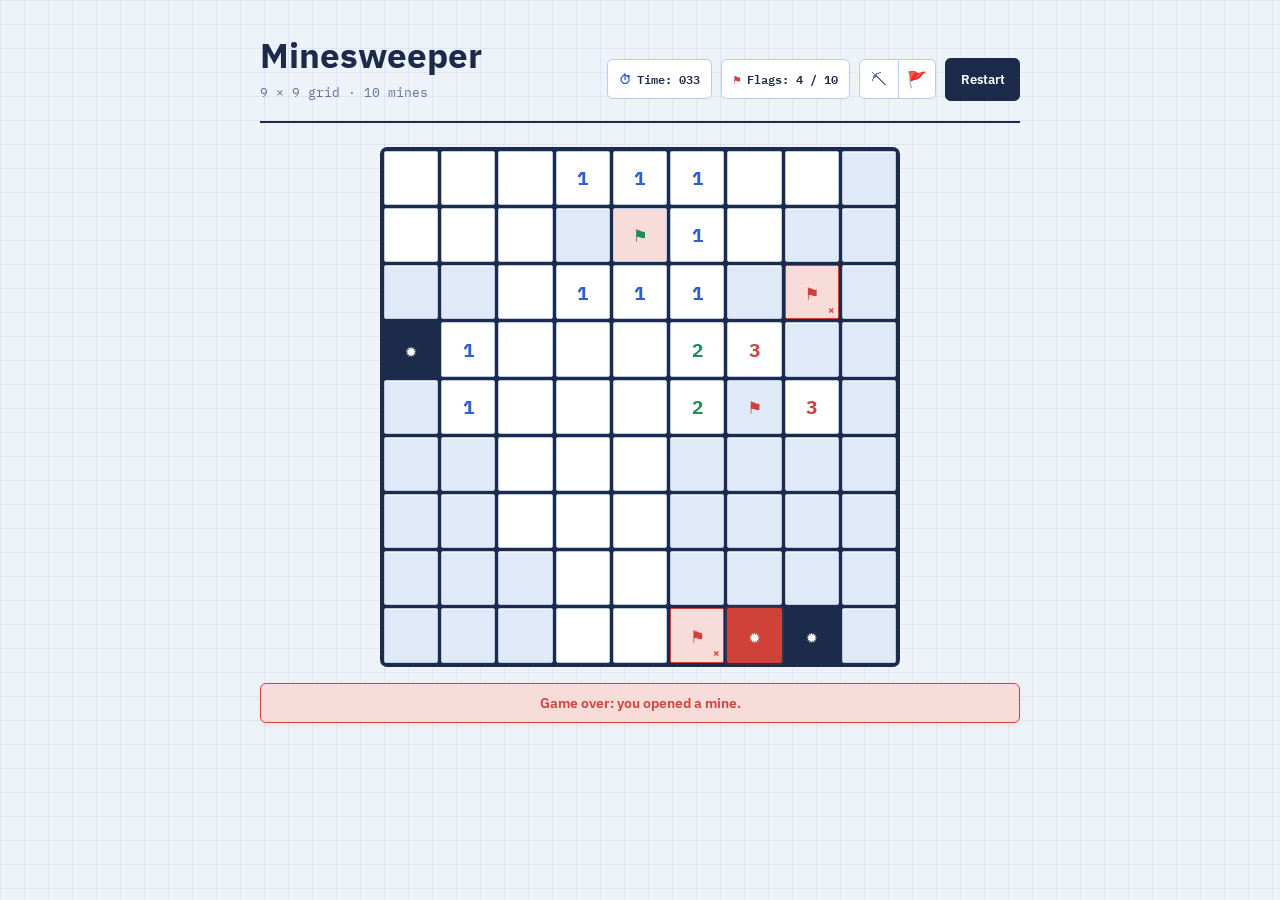
<file: BondarenkoYehor/index.html>
<!doctype html>
<html lang="en">
  <head>
    <meta charset="UTF-8" />
    <meta name="viewport" content="width=device-width, initial-scale=1.0" />
    <title>Minesweeper</title>
    <link rel="preconnect" href="https://fonts.googleapis.com" />
    <link rel="preconnect" href="https://fonts.gstatic.com" crossorigin />
    <link
      rel="stylesheet"
      href="https://fonts.googleapis.com/css2?family=IBM+Plex+Mono:wght@400;600;700&family=IBM+Plex+Sans:wght@400;500;600&display=swap"
    />
    <link rel="stylesheet" href="styles.css" />
  </head>
  <body>
  <div class="sheet">
    <header>
      <h1>Minesweeper<span>9 × 9 grid · 10 mines</span></h1>
      <div class="controls">
        <span class="badge" id="timer"><span class="badge-icon">⏱</span>Time: 033</span>
        <span class="badge" id="flags-counter"><span class="badge-icon">⚑</span>Flags: 4 / 10</span>
        <span class="mode-toggle" aria-label="Dig and flag mode">
          <span class="mode-toggle-option" aria-hidden="true">&#9935;</span>
          <span class="mode-toggle-option" aria-hidden="true">&#128681;</span>
        </span>
        <button type="button" id="restart">Restart</button>
      </div>
    </header>
    <main>
      <div class="board">
        <div class="cell open empty" aria-label="Row 1, column 1, open">
          <span class="cover"></span>
          <span class="content"></span>
        </div>
        <div class="cell open empty" aria-label="Row 1, column 2, open">
          <span class="cover"></span>
          <span class="content"></span>
        </div>
        <div class="cell open empty" aria-label="Row 1, column 3, open">
          <span class="cover"></span>
          <span class="content"></span>
        </div>
        <div class="cell open count-1" aria-label="Row 1, column 4, open">
          <span class="cover"></span>
          <span class="content" data-count="1">1</span>
        </div>
        <div class="cell open count-1" aria-label="Row 1, column 5, open">
          <span class="cover"></span>
          <span class="content" data-count="1">1</span>
        </div>
        <div class="cell open count-1" aria-label="Row 1, column 6, open">
          <span class="cover"></span>
          <span class="content" data-count="1">1</span>
        </div>
        <div class="cell open empty" aria-label="Row 1, column 7, open">
          <span class="cover"></span>
          <span class="content"></span>
        </div>
        <div class="cell open empty" aria-label="Row 1, column 8, open">
          <span class="cover"></span>
          <span class="content"></span>
        </div>
        <div class="cell closed" aria-label="Row 1, column 9, closed">
          <span class="cover"></span>
          <span class="content"></span>
        </div>
        <div class="cell open empty" aria-label="Row 2, column 1, open">
          <span class="cover"></span>
          <span class="content"></span>
        </div>
        <div class="cell open empty" aria-label="Row 2, column 2, open">
          <span class="cover"></span>
          <span class="content"></span>
        </div>
        <div class="cell open empty" aria-label="Row 2, column 3, open">
          <span class="cover"></span>
          <span class="content"></span>
        </div>
        <div class="cell closed" aria-label="Row 2, column 4, closed">
          <span class="cover"></span>
          <span class="content"></span>
        </div>
        <div class="cell flagged-mine" aria-label="Row 2, column 5, flagged-mine">
          <span class="cover"></span>
          <span class="content">⚑</span>
        </div>
        <div class="cell open count-1" aria-label="Row 2, column 6, open">
          <span class="cover"></span>
          <span class="content" data-count="1">1</span>
        </div>
        <div class="cell open empty" aria-label="Row 2, column 7, open">
          <span class="cover"></span>
          <span class="content"></span>
        </div>
        <div class="cell closed" aria-label="Row 2, column 8, closed">
          <span class="cover"></span>
          <span class="content"></span>
        </div>
        <div class="cell closed" aria-label="Row 2, column 9, closed">
          <span class="cover"></span>
          <span class="content"></span>
        </div>
        <div class="cell closed" aria-label="Row 3, column 1, closed">
          <span class="cover"></span>
          <span class="content"></span>
        </div>
        <div class="cell closed" aria-label="Row 3, column 2, closed">
          <span class="cover"></span>
          <span class="content"></span>
        </div>
        <div class="cell open empty" aria-label="Row 3, column 3, open">
          <span class="cover"></span>
          <span class="content"></span>
        </div>
        <div class="cell open count-1" aria-label="Row 3, column 4, open">
          <span class="cover"></span>
          <span class="content" data-count="1">1</span>
        </div>
        <div class="cell open count-1" aria-label="Row 3, column 5, open">
          <span class="cover"></span>
          <span class="content" data-count="1">1</span>
        </div>
        <div class="cell open count-1" aria-label="Row 3, column 6, open">
          <span class="cover"></span>
          <span class="content" data-count="1">1</span>
        </div>
        <div class="cell closed" aria-label="Row 3, column 7, closed">
          <span class="cover"></span>
          <span class="content"></span>
        </div>
        <div class="cell wrong-flag" aria-label="Row 3, column 8, wrong-flag">
          <span class="cover"></span>
          <span class="content">⚑</span>
        </div>
        <div class="cell closed" aria-label="Row 3, column 9, closed">
          <span class="cover"></span>
          <span class="content"></span>
        </div>
        <div class="cell mine" aria-label="Row 4, column 1, mine">
          <span class="cover"></span>
          <span class="content">✹</span>
        </div>
        <div class="cell open count-1" aria-label="Row 4, column 2, open">
          <span class="cover"></span>
          <span class="content" data-count="1">1</span>
        </div>
        <div class="cell open empty" aria-label="Row 4, column 3, open">
          <span class="cover"></span>
          <span class="content"></span>
        </div>
        <div class="cell open empty" aria-label="Row 4, column 4, open">
          <span class="cover"></span>
          <span class="content"></span>
        </div>
        <div class="cell open empty" aria-label="Row 4, column 5, open">
          <span class="cover"></span>
          <span class="content"></span>
        </div>
        <div class="cell open count-2" aria-label="Row 4, column 6, open">
          <span class="cover"></span>
          <span class="content" data-count="2">2</span>
        </div>
        <div class="cell open count-3" aria-label="Row 4, column 7, open">
          <span class="cover"></span>
          <span class="content" data-count="3">3</span>
        </div>
        <div class="cell closed" aria-label="Row 4, column 8, closed">
          <span class="cover"></span>
          <span class="content"></span>
        </div>
        <div class="cell closed" aria-label="Row 4, column 9, closed">
          <span class="cover"></span>
          <span class="content"></span>
        </div>
        <div class="cell closed" aria-label="Row 5, column 1, closed">
          <span class="cover"></span>
          <span class="content"></span>
        </div>
        <div class="cell open count-1" aria-label="Row 5, column 2, open">
          <span class="cover"></span>
          <span class="content" data-count="1">1</span>
        </div>
        <div class="cell open empty" aria-label="Row 5, column 3, open">
          <span class="cover"></span>
          <span class="content"></span>
        </div>
        <div class="cell open empty" aria-label="Row 5, column 4, open">
          <span class="cover"></span>
          <span class="content"></span>
        </div>
        <div class="cell open empty" aria-label="Row 5, column 5, open">
          <span class="cover"></span>
          <span class="content"></span>
        </div>
        <div class="cell open count-2" aria-label="Row 5, column 6, open">
          <span class="cover"></span>
          <span class="content" data-count="2">2</span>
        </div>
        <div class="cell flagged" aria-label="Row 5, column 7, flagged">
          <span class="cover"></span>
          <span class="content">⚑</span>
        </div>
        <div class="cell open count-3" aria-label="Row 5, column 8, open">
          <span class="cover"></span>
          <span class="content" data-count="3">3</span>
        </div>
        <div class="cell closed" aria-label="Row 5, column 9, closed">
          <span class="cover"></span>
          <span class="content"></span>
        </div>
        <div class="cell closed" aria-label="Row 6, column 1, closed">
          <span class="cover"></span>
          <span class="content"></span>
        </div>
        <div class="cell closed" aria-label="Row 6, column 2, closed">
          <span class="cover"></span>
          <span class="content"></span>
        </div>
        <div class="cell open empty" aria-label="Row 6, column 3, open">
          <span class="cover"></span>
          <span class="content"></span>
        </div>
        <div class="cell open empty" aria-label="Row 6, column 4, open">
          <span class="cover"></span>
          <span class="content"></span>
        </div>
        <div class="cell open empty" aria-label="Row 6, column 5, open">
          <span class="cover"></span>
          <span class="content"></span>
        </div>
        <div class="cell closed" aria-label="Row 6, column 6, closed">
          <span class="cover"></span>
          <span class="content"></span>
        </div>
        <div class="cell closed" aria-label="Row 6, column 7, closed">
          <span class="cover"></span>
          <span class="content"></span>
        </div>
        <div class="cell closed" aria-label="Row 6, column 8, closed">
          <span class="cover"></span>
          <span class="content"></span>
        </div>
        <div class="cell closed" aria-label="Row 6, column 9, closed">
          <span class="cover"></span>
          <span class="content"></span>
        </div>
        <div class="cell closed" aria-label="Row 7, column 1, closed">
          <span class="cover"></span>
          <span class="content"></span>
        </div>
        <div class="cell closed" aria-label="Row 7, column 2, closed">
          <span class="cover"></span>
          <span class="content"></span>
        </div>
        <div class="cell open empty" aria-label="Row 7, column 3, open">
          <span class="cover"></span>
          <span class="content"></span>
        </div>
        <div class="cell open empty" aria-label="Row 7, column 4, open">
          <span class="cover"></span>
          <span class="content"></span>
        </div>
        <div class="cell open empty" aria-label="Row 7, column 5, open">
          <span class="cover"></span>
          <span class="content"></span>
        </div>
        <div class="cell closed" aria-label="Row 7, column 6, closed">
          <span class="cover"></span>
          <span class="content"></span>
        </div>
        <div class="cell closed" aria-label="Row 7, column 7, closed">
          <span class="cover"></span>
          <span class="content"></span>
        </div>
        <div class="cell closed" aria-label="Row 7, column 8, closed">
          <span class="cover"></span>
          <span class="content"></span>
        </div>
        <div class="cell closed" aria-label="Row 7, column 9, closed">
          <span class="cover"></span>
          <span class="content"></span>
        </div>
        <div class="cell closed" aria-label="Row 8, column 1, closed">
          <span class="cover"></span>
          <span class="content"></span>
        </div>
        <div class="cell closed" aria-label="Row 8, column 2, closed">
          <span class="cover"></span>
          <span class="content"></span>
        </div>
        <div class="cell closed" aria-label="Row 8, column 3, closed">
          <span class="cover"></span>
          <span class="content"></span>
        </div>
        <div class="cell open empty" aria-label="Row 8, column 4, open">
          <span class="cover"></span>
          <span class="content"></span>
        </div>
        <div class="cell open empty" aria-label="Row 8, column 5, open">
          <span class="cover"></span>
          <span class="content"></span>
        </div>
        <div class="cell closed" aria-label="Row 8, column 6, closed">
          <span class="cover"></span>
          <span class="content"></span>
        </div>
        <div class="cell closed" aria-label="Row 8, column 7, closed">
          <span class="cover"></span>
          <span class="content"></span>
        </div>
        <div class="cell closed" aria-label="Row 8, column 8, closed">
          <span class="cover"></span>
          <span class="content"></span>
        </div>
        <div class="cell closed" aria-label="Row 8, column 9, closed">
          <span class="cover"></span>
          <span class="content"></span>
        </div>
        <div class="cell closed" aria-label="Row 9, column 1, closed">
          <span class="cover"></span>
          <span class="content"></span>
        </div>
        <div class="cell closed" aria-label="Row 9, column 2, closed">
          <span class="cover"></span>
          <span class="content"></span>
        </div>
        <div class="cell closed" aria-label="Row 9, column 3, closed">
          <span class="cover"></span>
          <span class="content"></span>
        </div>
        <div class="cell open empty" aria-label="Row 9, column 4, open">
          <span class="cover"></span>
          <span class="content"></span>
        </div>
        <div class="cell open empty" aria-label="Row 9, column 5, open">
          <span class="cover"></span>
          <span class="content"></span>
        </div>
        <div class="cell wrong-flag" aria-label="Row 9, column 6, wrong-flag">
          <span class="cover"></span>
          <span class="content">⚑</span>
        </div>
        <div class="cell triggered-mine" aria-label="Row 9, column 7, triggered-mine">
          <span class="cover"></span>
          <span class="content">✹</span>
        </div>
        <div class="cell mine" aria-label="Row 9, column 8, mine">
          <span class="cover"></span>
          <span class="content">✹</span>
        </div>
        <div class="cell closed" aria-label="Row 9, column 9, closed">
          <span class="cover"></span>
          <span class="content"></span>
        </div>
      </div>
      <p id="game-message" role="status" aria-live="polite">
        Game over: you opened a mine.
      </p>
    </main>
  </div>
  </body>
</html>
</file>
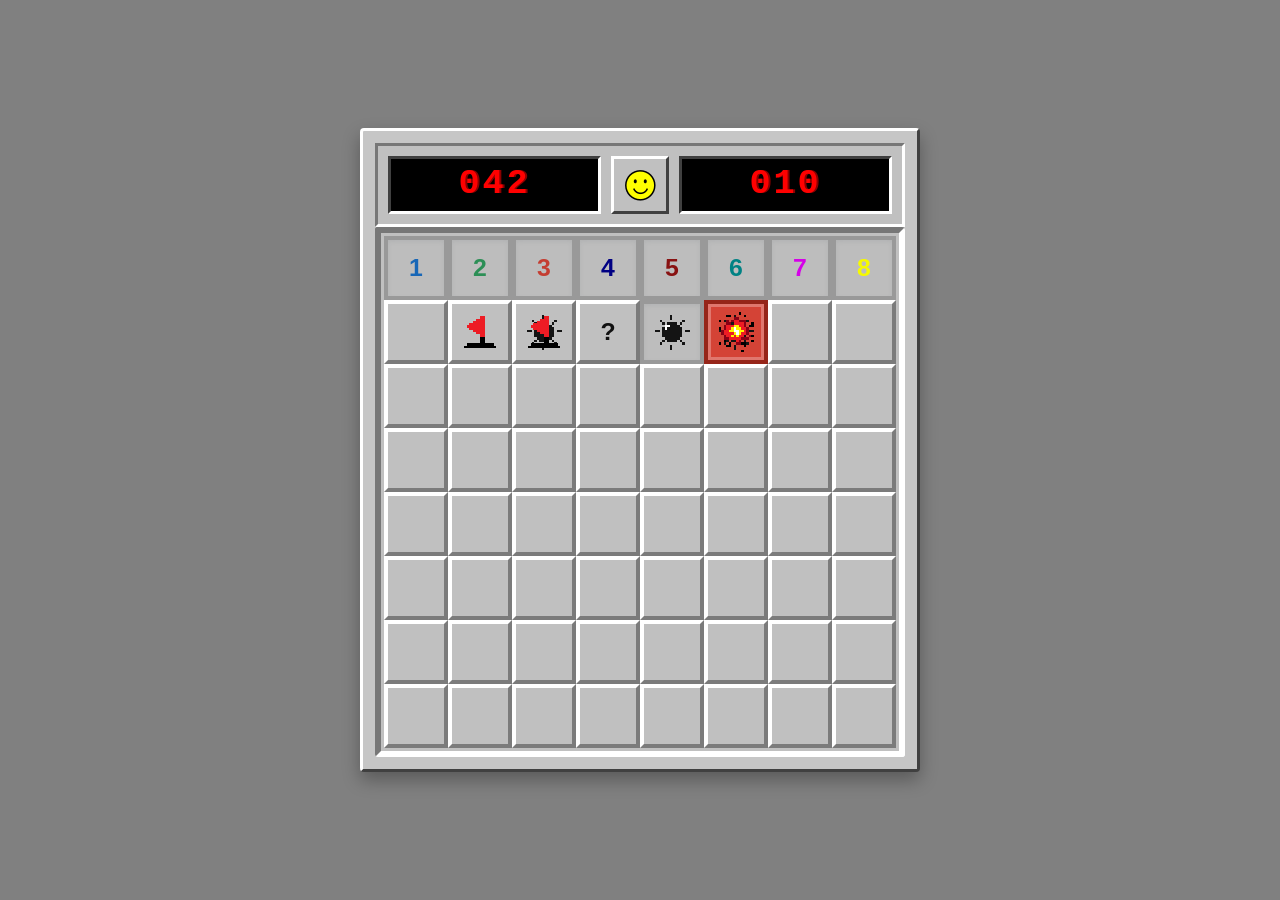
<file: DubinaPetro/index.html>
<!DOCTYPE html>
<html lang="uk">
<head>
  <meta charset="UTF-8">
  <meta name="viewport" content="width=device-width, initial-scale=1.0">
  <title>Minesweeper </title>
  <link rel="stylesheet" href="styles.css">
</head>
<body>
  <main class="game-shell" >
    <section class="game-card">
      <header class="game-header">
        <!-- таймер та кнопка нової гри -->
        <div class="status-panel" aria-label="Таймер">
          <span class="status-label">Час</span>
          <span class="status-value">042</span> 
        </div>

        <button class="start-button" type="button" aria-label="Нова гра" >
          <img class="face" src="assets/verity.png" alt="">
        </button>

        <!-- міни  -->
        <div class="status-panel" >
          <span class="status-label">Міни</span>
          <span class="status-value">010</span>
        </div>
      </header>

      <h1 id="game-title" class="game-title">Сапер</h1>

      <div class="board">
        <!-- числові клітинки -->
        <button class="cell cell-open cell-one" type="button">1</button>
        <button class="cell cell-open cell-two" type="button">2</button>
        <button class="cell cell-open cell-three" type="button">3</button>
        <button class="cell cell-open cell-four" type="button">4</button>
        <button class="cell cell-open cell-five" type="button">5</button>
        <button class="cell cell-open cell-six" type="button">6</button>
        <button class="cell cell-open cell-seven" type="button">7</button>
        <button class="cell cell-open cell-eight" type="button">8</button>

        <!-- стани клітинок -->
        <button class="cell cell-closed" type="button" aria-label="Закрита клітинка"></button>
        <button class="cell cell-flag" type="button" aria-label="Позначена клітинка"></button>
        <button class="cell cell-flag cell-mine" type="button" aria-label="Позначена клітинка з міною"></button>
        <button class="cell cell-question" type="button">?</button>
        <button class="cell cell-open cell-mine" type="button" aria-label="Відкрита клітинка з міною"></button>
        <button class="cell cell-mine cell-exploded" type="button" aria-label="Міна вибухнула"></button>
        <button class="cell cell-closed" type="button" aria-label="Закрита клітинка"></button>
        <button class="cell cell-closed" type="button" aria-label="Закрита клітинка"></button>

        <!-- закрите поле до початку гри. 6 рядів по 8 клітинок -->
        <button class="cell cell-closed" type="button" aria-label="Закрита клітинка"></button>
        <button class="cell cell-closed" type="button" aria-label="Закрита клітинка"></button>
        <button class="cell cell-closed" type="button" aria-label="Закрита клітинка"></button>
        <button class="cell cell-closed" type="button" aria-label="Закрита клітинка"></button>
        <button class="cell cell-closed" type="button" aria-label="Закрита клітинка"></button>
        <button class="cell cell-closed" type="button" aria-label="Закрита клітинка"></button>
        <button class="cell cell-closed" type="button" aria-label="Закрита клітинка"></button>
        <button class="cell cell-closed" type="button" aria-label="Закрита клітинка"></button>

        <button class="cell cell-closed" type="button" aria-label="Закрита клітинка"></button>
        <button class="cell cell-closed" type="button" aria-label="Закрита клітинка"></button>
        <button class="cell cell-closed" type="button" aria-label="Закрита клітинка"></button>
        <button class="cell cell-closed" type="button" aria-label="Закрита клітинка"></button>
        <button class="cell cell-closed" type="button" aria-label="Закрита клітинка"></button>
        <button class="cell cell-closed" type="button" aria-label="Закрита клітинка"></button>
        <button class="cell cell-closed" type="button" aria-label="Закрита клітинка"></button>
        <button class="cell cell-closed" type="button" aria-label="Закрита клітинка"></button>

        <button class="cell cell-closed" type="button" aria-label="Закрита клітинка"></button>
        <button class="cell cell-closed" type="button" aria-label="Закрита клітинка"></button>
        <button class="cell cell-closed" type="button" aria-label="Закрита клітинка"></button>
        <button class="cell cell-closed" type="button" aria-label="Закрита клітинка"></button>
        <button class="cell cell-closed" type="button" aria-label="Закрита клітинка"></button>
        <button class="cell cell-closed" type="button" aria-label="Закрита клітинка"></button>
        <button class="cell cell-closed" type="button" aria-label="Закрита клітинка"></button>
        <button class="cell cell-closed" type="button" aria-label="Закрита клітинка"></button>

        <button class="cell cell-closed" type="button" aria-label="Закрита клітинка"></button>
        <button class="cell cell-closed" type="button" aria-label="Закрита клітинка"></button>
        <button class="cell cell-closed" type="button" aria-label="Закрита клітинка"></button>
        <button class="cell cell-closed" type="button" aria-label="Закрита клітинка"></button>
        <button class="cell cell-closed" type="button" aria-label="Закрита клітинка"></button>
        <button class="cell cell-closed" type="button" aria-label="Закрита клітинка"></button>
        <button class="cell cell-closed" type="button" aria-label="Закрита клітинка"></button>
        <button class="cell cell-closed" type="button" aria-label="Закрита клітинка"></button>

        <button class="cell cell-closed" type="button" aria-label="Закрита клітинка"></button>
        <button class="cell cell-closed" type="button" aria-label="Закрита клітинка"></button>
        <button class="cell cell-closed" type="button" aria-label="Закрита клітинка"></button>
        <button class="cell cell-closed" type="button" aria-label="Закрита клітинка"></button>
        <button class="cell cell-closed" type="button" aria-label="Закрита клітинка"></button>
        <button class="cell cell-closed" type="button" aria-label="Закрита клітинка"></button>
        <button class="cell cell-closed" type="button" aria-label="Закрита клітинка"></button>
        <button class="cell cell-closed" type="button" aria-label="Закрита клітинка"></button>

        <button class="cell cell-closed" type="button" aria-label="Закрита клітинка"></button>
        <button class="cell cell-closed" type="button" aria-label="Закрита клітинка"></button>
        <button class="cell cell-closed" type="button" aria-label="Закрита клітинка"></button>
        <button class="cell cell-closed" type="button" aria-label="Закрита клітинка"></button>
        <button class="cell cell-closed" type="button" aria-label="Закрита клітинка"></button>
        <button class="cell cell-closed" type="button" aria-label="Закрита клітинка"></button>
        <button class="cell cell-closed" type="button" aria-label="Закрита клітинка"></button>
        <button class="cell cell-closed" type="button" aria-label="Закрита клітинка"></button>
        
      </div>
    </section>
  </main>
</body>
</html>
</file>
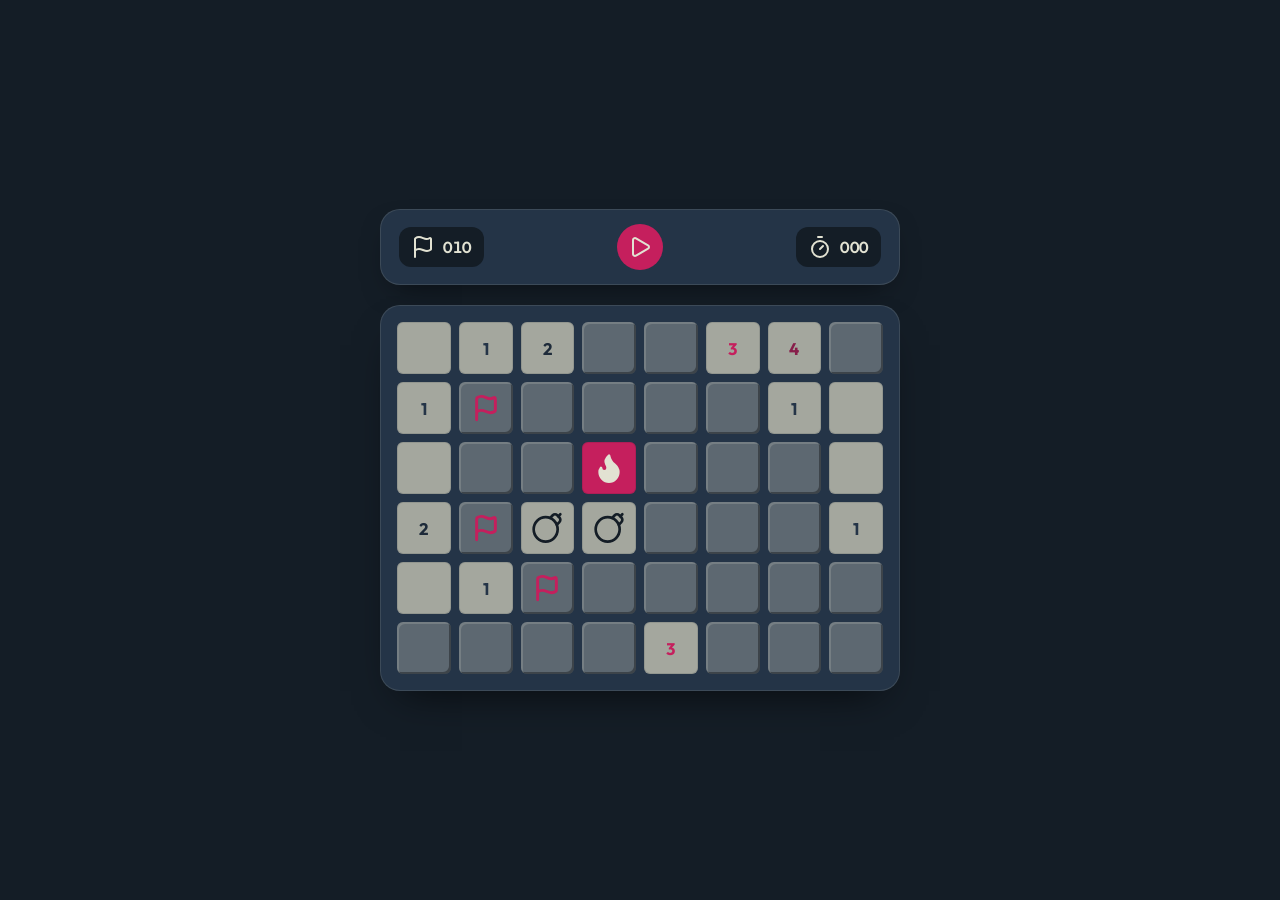
<file: FedorchenkoDaria/index.html>
<!doctype html>
<html lang="uk">
  <head>
    <meta charset="UTF-8" />
    <meta name="viewport" content="width=device-width, initial-scale=1.0" />
    <title>Minesweeper</title>
    <link rel="preconnect" href="https://fonts.googleapis.com" />
    <link rel="preconnect" href="https://fonts.gstatic.com" crossorigin />
    <link
      href="https://fonts.googleapis.com/css2?family=Outfit:wght@400;500;600;700;800&display=swap"
      rel="stylesheet"
    />
    <link rel="stylesheet" href="styles.css" />
  </head>

  <body>
    <main class="game">
      <header class="game-header">
        <div class="counter" aria-label="кількість прапорців">
          <svg
            class="counter__icon"
            xmlns="http://www.w3.org/2000/svg"
            width="24"
            height="24"
            viewBox="0 0 24 24"
            fill="none"
            stroke="currentColor"
            stroke-width="2"
            stroke-linecap="round"
            stroke-linejoin="round"
          >
            <path
              d="M4 22V4a1 1 0 0 1 .4-.8A6 6 0 0 1 8 2c3 0 5 2 7.333 2q2 0 3.067-.8A1 1 0 0 1 20 4v10a1 1 0 0 1-.4.8A6 6 0 0 1 16 16c-3 0-5-2-8-2a6 6 0 0 0-4 1.528"
            />
          </svg>
          <span class="counter__value">010</span>
        </div>

        <button class="restart-btn" type="button" aria-label="почати нову гру">
          <svg
            class="restart-btn__icon"
            xmlns="http://www.w3.org/2000/svg"
            width="24"
            height="24"
            viewBox="0 0 24 24"
            fill="none"
            stroke="currentColor"
            stroke-width="2"
            stroke-linecap="round"
            stroke-linejoin="round"
          >
            <path
              d="M5 5a2 2 0 0 1 3.008-1.728l11.997 6.998a2 2 0 0 1 .003 3.458l-12 7A2 2 0 0 1 5 19z"
            />
          </svg>
        </button>

        <div class="counter" aria-label="час гри">
          <svg
            class="counter__icon"
            xmlns="http://www.w3.org/2000/svg"
            width="24"
            height="24"
            viewBox="0 0 24 24"
            fill="none"
            stroke="currentColor"
            stroke-width="2"
            stroke-linecap="round"
            stroke-linejoin="round"
          >
            <line x1="10" x2="14" y1="2" y2="2" />
            <line x1="12" x2="15" y1="14" y2="11" />
            <circle cx="12" cy="14" r="8" />
          </svg>
          <span class="counter__value">000</span>
        </div>
      </header>

      <section class="board" aria-label="ігрове поле">
        <div class="board-row">
          <button
            class="cell"
            data-state="open"
            type="button"
            aria-label="Рядок 1, стовпчик 1, порожня відкрита клітинка"
          ></button>
          <button
            class="cell"
            data-state="open"
            data-count="1"
            type="button"
            aria-label="Рядок 1, стовпчик 2, відкрита, 1 міна поряд"
          >
            1
          </button>
          <button
            class="cell"
            data-state="open"
            data-count="2"
            type="button"
            aria-label="Рядок 1, стовпчик 3, відкрита, 2 міни поряд"
          >
            2
          </button>
          <button
            class="cell"
            data-state="closed"
            type="button"
            aria-label="Рядок 1, стовпчик 4, закрита клітинка"
          ></button>
          <button
            class="cell"
            data-state="closed"
            type="button"
            aria-label="Рядок 1, стовпчик 5, закрита клітинка"
          ></button>
          <button
            class="cell"
            data-state="open"
            data-count="3"
            type="button"
            aria-label="Рядок 1, стовпчик 6, відкрита, 3 міни поряд"
          >
            3
          </button>
          <button
            class="cell"
            data-state="open"
            data-count="4"
            type="button"
            aria-label="Рядок 1, стовпчик 7, відкрита, 4 міни поряд"
          >
            4
          </button>
          <button
            class="cell"
            data-state="closed"
            type="button"
            aria-label="Рядок 1, стовпчик 8, закрита клітинка"
          ></button>
        </div>

        <div class="board-row">
          <button
            class="cell"
            data-state="open"
            data-count="1"
            type="button"
            aria-label="Рядок 2, стовпчик 1, відкрита, 1 міна поряд"
          >
            1
          </button>
          <button
            class="cell"
            data-state="flag-safe"
            type="button"
            aria-label="Рядок 2, стовпчик 2, прапорець на безпечній клітинці"
          ></button>
          <button
            class="cell"
            data-state="closed"
            type="button"
            aria-label="Рядок 2, стовпчик 3, закрита клітинка"
          ></button>
          <button
            class="cell"
            data-state="closed"
            type="button"
            aria-label="Рядок 2, стовпчик 4, закрита клітинка"
          ></button>
          <button
            class="cell"
            data-state="closed"
            type="button"
            aria-label="Рядок 2, стовпчик 5, закрита клітинка"
          ></button>
          <button
            class="cell"
            data-state="closed"
            type="button"
            aria-label="Рядок 2, стовпчик 6, закрита клітинка"
          ></button>
          <button
            class="cell"
            data-state="open"
            data-count="1"
            type="button"
            aria-label="Рядок 2, стовпчик 7, відкрита, 1 міна поряд"
          >
            1
          </button>
          <button
            class="cell"
            data-state="open"
            type="button"
            aria-label="Рядок 2, стовпчик 8, порожня відкрита клітинка"
          ></button>
        </div>

        <div class="board-row">
          <button
            class="cell"
            data-state="open"
            type="button"
            aria-label="Рядок 3, стовпчик 1, порожня відкрита клітинка"
          ></button>
          <button
            class="cell"
            data-state="closed"
            type="button"
            aria-label="Рядок 3, стовпчик 2, закрита клітинка"
          ></button>
          <button
            class="cell"
            data-state="closed"
            type="button"
            aria-label="Рядок 3, стовпчик 3, закрита клітинка"
          ></button>
          <button
            class="cell"
            data-state="mine-exploded"
            type="button"
            aria-label="Рядок 3, стовпчик 4, вибухнула міна"
          ></button>
          <button
            class="cell"
            data-state="closed"
            type="button"
            aria-label="Рядок 3, стовпчик 5, закрита клітинка"
          ></button>
          <button
            class="cell"
            data-state="closed"
            type="button"
            aria-label="Рядок 3, стовпчик 6, закрита клітинка"
          ></button>
          <button
            class="cell"
            data-state="closed"
            type="button"
            aria-label="Рядок 3, стовпчик 7, закрита клітинка"
          ></button>
          <button
            class="cell"
            data-state="open"
            type="button"
            aria-label="Рядок 3, стовпчик 8, порожня відкрита клітинка"
          ></button>
        </div>

        <div class="board-row">
          <button
            class="cell"
            data-state="open"
            data-count="2"
            type="button"
            aria-label="Рядок 4, стовпчик 1, відкрита, 2 міни поряд"
          >
            2
          </button>
          <button
            class="cell"
            data-state="flag-mine"
            type="button"
            aria-label="Рядок 4, стовпчик 2, прапорець на міні"
          ></button>
          <button
            class="cell"
            data-state="mine"
            type="button"
            aria-label="Рядок 4, стовпчик 3, міна"
          ></button>
          <button
            class="cell"
            data-state="mine"
            type="button"
            aria-label="Рядок 4, стовпчик 4, міна"
          ></button>
          <button
            class="cell"
            data-state="closed"
            type="button"
            aria-label="Рядок 4, стовпчик 5, закрита клітинка"
          ></button>
          <button
            class="cell"
            data-state="closed"
            type="button"
            aria-label="Рядок 4, стовпчик 6, закрита клітинка"
          ></button>
          <button
            class="cell"
            data-state="closed"
            type="button"
            aria-label="Рядок 4, стовпчик 7, закрита клітинка"
          ></button>
          <button
            class="cell"
            data-state="open"
            data-count="1"
            type="button"
            aria-label="Рядок 4, стовпчик 8, відкрита, 1 міна поряд"
          >
            1
          </button>
        </div>

        <div class="board-row">
          <button
            class="cell"
            data-state="open"
            type="button"
            aria-label="Рядок 5, стовпчик 1, порожня відкрита клітинка"
          ></button>
          <button
            class="cell"
            data-state="open"
            data-count="1"
            type="button"
            aria-label="Рядок 5, стовпчик 2, відкрита, 1 міна поряд"
          >
            1
          </button>
          <button
            class="cell"
            data-state="flag-mine"
            type="button"
            aria-label="Рядок 5, стовпчик 3, прапорець на міні"
          ></button>
          <button
            class="cell"
            data-state="closed"
            type="button"
            aria-label="Рядок 5, стовпчик 4, закрита клітинка"
          ></button>
          <button
            class="cell"
            data-state="closed"
            type="button"
            aria-label="Рядок 5, стовпчик 5, закрита клітинка"
          ></button>
          <button
            class="cell"
            data-state="closed"
            type="button"
            aria-label="Рядок 5, стовпчик 6, закрита клітинка"
          ></button>
          <button
            class="cell"
            data-state="closed"
            type="button"
            aria-label="Рядок 5, стовпчик 7, закрита клітинка"
          ></button>
          <button
            class="cell"
            data-state="closed"
            type="button"
            aria-label="Рядок 5, стовпчик 8, закрита клітинка"
          ></button>
        </div>

        <div class="board-row">
          <button
            class="cell"
            data-state="closed"
            type="button"
            aria-label="Рядок 6, стовпчик 1, закрита клітинка"
          ></button>
          <button
            class="cell"
            data-state="closed"
            type="button"
            aria-label="Рядок 6, стовпчик 2, закрита клітинка"
          ></button>
          <button
            class="cell"
            data-state="closed"
            type="button"
            aria-label="Рядок 6, стовпчик 3, закрита клітинка"
          ></button>
          <button
            class="cell"
            data-state="closed"
            type="button"
            aria-label="Рядок 6, стовпчик 4, закрита клітинка"
          ></button>
          <button
            class="cell"
            data-state="open"
            data-count="3"
            type="button"
            aria-label="Рядок 6, стовпчик 5, відкрита, 3 міни поряд"
          >
            3
          </button>
          <button
            class="cell"
            data-state="closed"
            type="button"
            aria-label="Рядок 6, стовпчик 6, закрита клітинка"
          ></button>
          <button
            class="cell"
            data-state="closed"
            type="button"
            aria-label="Рядок 6, стовпчик 7, закрита клітинка"
          ></button>
          <button
            class="cell"
            data-state="closed"
            type="button"
            aria-label="Рядок 6, стовпчик 8, закрита клітинка"
          ></button>
        </div>
      </section>
    </main>
  </body>
</html>
</file>
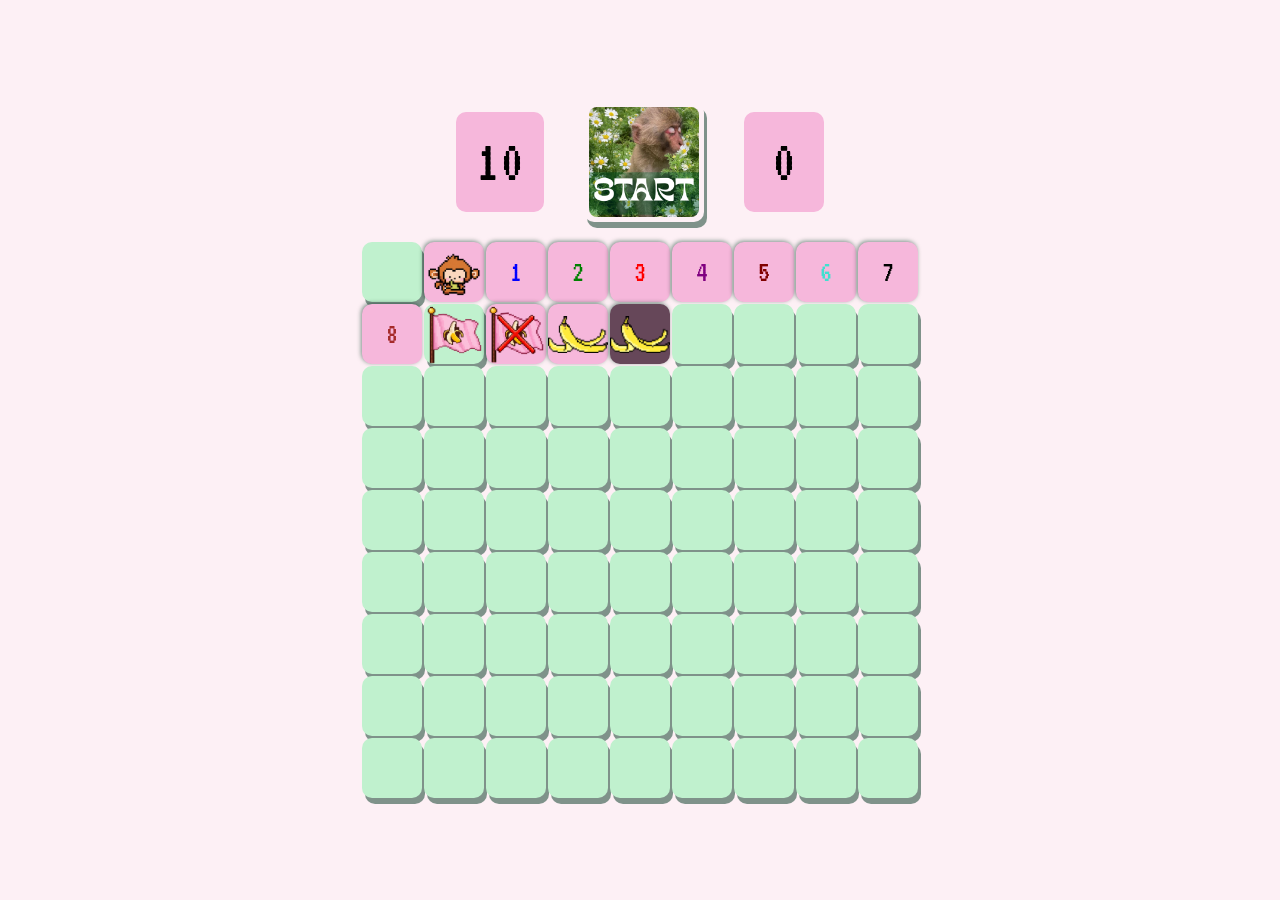
<file: HaponenkoMaria/index.html>
<!doctype html>
<html lang="en">
  <head>
    <meta charset="UTF-8" />
    <meta name="viewport" content="width=device-width, initial-scale=1.0" />
    <link rel="stylesheet" href="styles.css" />
    <title>My minesweeper</title>
  </head>
  <body>
    <main id="minesweeper">
      <p id="game-message" role="status" aria-live="polite"></p>
      <header id="game-info">
        <div id="mines-count" aria-label="Mines remaining">
          <span>10</span>
        </div>

        <button type="button" id="start-button" aria-label="Start Game">
          <img id="btn-img" src="pictures/START.png" alt="" />
        </button>

        <div id="timer" aria-label="Time elapsed">
          <span>0</span>
        </div>
      </header>
      <div id="game-board">
        <button type="button" class="cell" aria-label="Closed cell"></button>
        <button
          type="button"
          class="cell cell-revealed"
          aria-label="Revealed empty Cell"
        ></button>
        <button
          type="button"
          class="cell cell-revealed-num"
          data-value="1"
          aria-label="Revealed cell with value 1"
        ></button>
        <button
          type="button"
          class="cell cell-revealed-num"
          data-value="2"
          aria-label="Revealed cell with value 2"
        ></button>
        <button
          type="button"
          class="cell cell-revealed-num"
          data-value="3"
          aria-label="Revealed cell with value 3"
        ></button>
        <button
          type="button"
          class="cell cell-revealed-num"
          data-value="4"
          aria-label="Revealed cell with value 4"
        ></button>
        <button
          type="button"
          class="cell cell-revealed-num"
          data-value="5"
          aria-label="Revealed cell with value 5"
        ></button>
        <button
          type="button"
          class="cell cell-revealed-num"
          data-value="6"
          aria-label="Revealed cell with value 6"
        ></button>
        <button
          type="button"
          class="cell cell-revealed-num"
          data-value="7"
          aria-label="Revealed cell with value 7"
        ></button>
        <button
          type="button"
          class="cell cell-revealed-num"
          data-value="8"
          aria-label="Revealed cell with value 8"
        ></button>

        <button
          type="button"
          class="cell cell-flagged"
          aria-label="Flagged cell"
        ></button>
        <button
          type="button"
          class="cell cell-flagged-wrong"
          aria-label="Wrongly flagged cell"
        ></button>
        <button
          type="button"
          class="cell cell-mine"
          aria-label="Mine cell"
        ></button>
        <button
          type="button"
          class="cell cell-mine-exploded"
          aria-label="Exploded Mine cell"
        ></button>
        <button type="button" class="cell" aria-label="Closed cell"></button>
        <button type="button" class="cell" aria-label="Closed cell"></button>
        <button type="button" class="cell" aria-label="Closed cell"></button>
        <button type="button" class="cell" aria-label="Closed cell"></button>
        <button type="button" class="cell" aria-label="Closed cell"></button>
        <button type="button" class="cell" aria-label="Closed cell"></button>
        <button type="button" class="cell" aria-label="Closed cell"></button>
        <button type="button" class="cell" aria-label="Closed cell"></button>
        <button type="button" class="cell" aria-label="Closed cell"></button>
        <button type="button" class="cell" aria-label="Closed cell"></button>
        <button type="button" class="cell" aria-label="Closed cell"></button>
        <button type="button" class="cell" aria-label="Closed cell"></button>
        <button type="button" class="cell" aria-label="Closed cell"></button>
        <button type="button" class="cell" aria-label="Closed cell"></button>
        <button type="button" class="cell" aria-label="Closed cell"></button>
        <button type="button" class="cell" aria-label="Closed cell"></button>
        <button type="button" class="cell" aria-label="Closed cell"></button>
        <button type="button" class="cell" aria-label="Closed cell"></button>
        <button type="button" class="cell" aria-label="Closed cell"></button>
        <button type="button" class="cell" aria-label="Closed cell"></button>
        <button type="button" class="cell" aria-label="Closed cell"></button>
        <button type="button" class="cell" aria-label="Closed cell"></button>
        <button type="button" class="cell" aria-label="Closed cell"></button>
        <button type="button" class="cell" aria-label="Closed cell"></button>
        <button type="button" class="cell" aria-label="Closed cell"></button>
        <button type="button" class="cell" aria-label="Closed cell"></button>
        <button type="button" class="cell" aria-label="Closed cell"></button>
        <button type="button" class="cell" aria-label="Closed cell"></button>
        <button type="button" class="cell" aria-label="Closed cell"></button>
        <button type="button" class="cell" aria-label="Closed cell"></button>
        <button type="button" class="cell" aria-label="Closed cell"></button>
        <button type="button" class="cell" aria-label="Closed cell"></button>
        <button type="button" class="cell" aria-label="Closed cell"></button>
        <button type="button" class="cell" aria-label="Closed cell"></button>
        <button type="button" class="cell" aria-label="Closed cell"></button>
        <button type="button" class="cell" aria-label="Closed cell"></button>
        <button type="button" class="cell" aria-label="Closed cell"></button>
        <button type="button" class="cell" aria-label="Closed cell"></button>
        <button type="button" class="cell" aria-label="Closed cell"></button>
        <button type="button" class="cell" aria-label="Closed cell"></button>
        <button type="button" class="cell" aria-label="Closed cell"></button>
        <button type="button" class="cell" aria-label="Closed cell"></button>
        <button type="button" class="cell" aria-label="Closed cell"></button>
        <button type="button" class="cell" aria-label="Closed cell"></button>
        <button type="button" class="cell" aria-label="Closed cell"></button>
        <button type="button" class="cell" aria-label="Closed cell"></button>
        <button type="button" class="cell" aria-label="Closed cell"></button>
        <button type="button" class="cell" aria-label="Closed cell"></button>
        <button type="button" class="cell" aria-label="Closed cell"></button>
        <button type="button" class="cell" aria-label="Closed cell"></button>
        <button type="button" class="cell" aria-label="Closed cell"></button>
        <button type="button" class="cell" aria-label="Closed cell"></button>
        <button type="button" class="cell" aria-label="Closed cell"></button>
        <button type="button" class="cell" aria-label="Closed cell"></button>
        <button type="button" class="cell" aria-label="Closed cell"></button>
        <button type="button" class="cell" aria-label="Closed cell"></button>
        <button type="button" class="cell" aria-label="Closed cell"></button>
        <button type="button" class="cell" aria-label="Closed cell"></button>
        <button type="button" class="cell" aria-label="Closed cell"></button>
        <button type="button" class="cell" aria-label="Closed cell"></button>
        <button type="button" class="cell" aria-label="Closed cell"></button>
        <button type="button" class="cell" aria-label="Closed cell"></button>
        <button type="button" class="cell" aria-label="Closed cell"></button>
        <button type="button" class="cell" aria-label="Closed cell"></button>
        <button type="button" class="cell" aria-label="Closed cell"></button>
        <button type="button" class="cell" aria-label="Closed cell"></button>
        <button type="button" class="cell" aria-label="Closed cell"></button>
      </div>
    </main>
  </body>
</html>
</file>
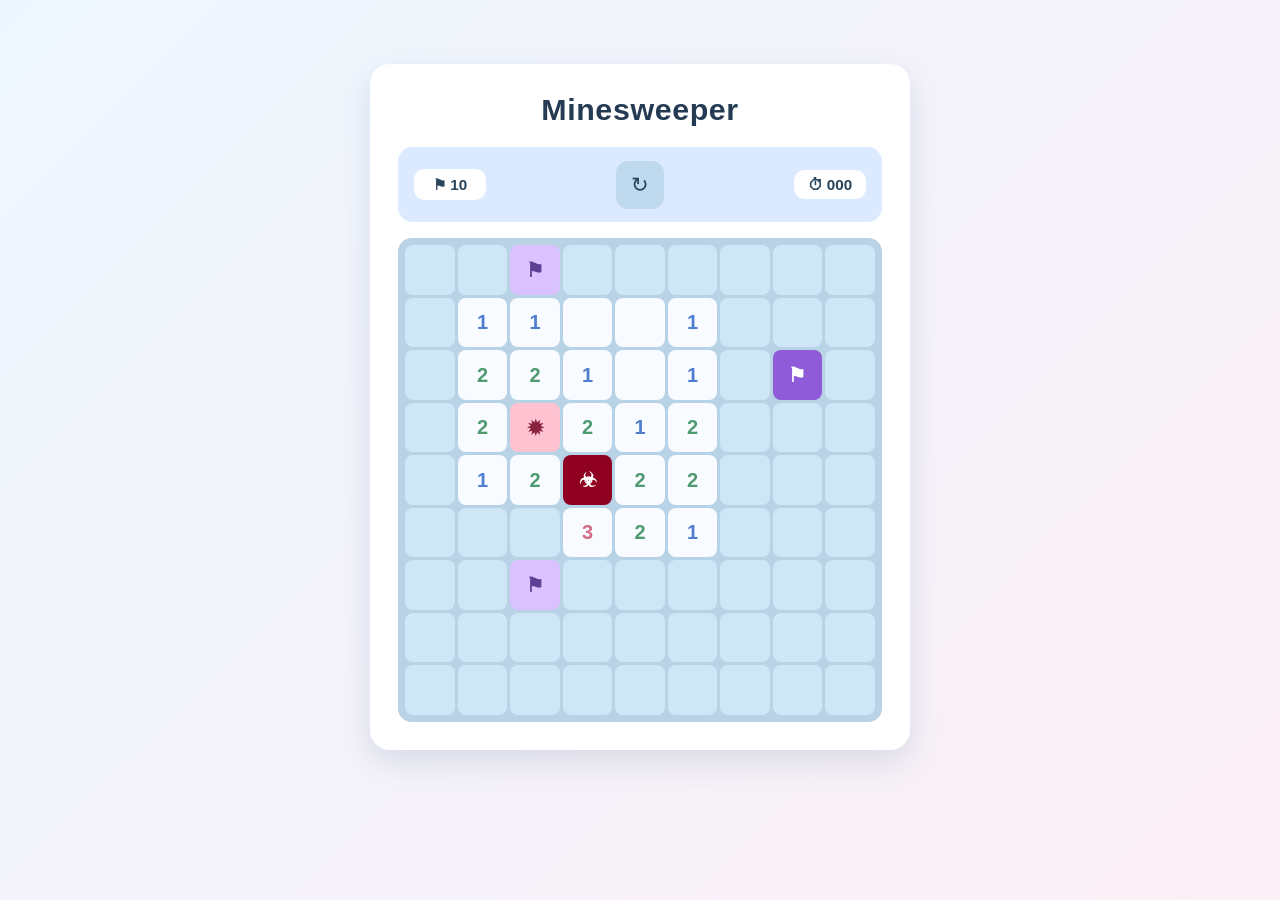
<file: IsaievaAnna/index.html>
<!DOCTYPE html>
<html lang="uk">
<head>
    <meta charset="UTF-8">
    <meta name="viewport" content="width=device-width, initial-scale=1.0">
    <title>Minesweeper</title>
    <link rel="stylesheet" href="styles.css">
</head>

<body>
<main class="game">
    <header class="game-header">
        <h1 class="game-title">Minesweeper</h1>

        <div class="game-status">
            <p class="status-item"
               role="status"
               aria-live="polite"
               aria-label="Кількість прапорців">
                ⚑ <span>10</span>
            </p>

            <button class="restart-button" type="button" aria-label="Почати нову гру">
                ↻
            </button>

            <p class="status-item" aria-label="Таймер гри">
                ⏱ <span>000</span>
            </p>
        </div>
    </header>

    <div class="game-board" aria-label="Ігрове поле Minesweeper">
        <button class="cell cell-closed" type="button" aria-label="Закрита клітинка"></button>
        <button class="cell cell-closed" type="button" aria-label="Закрита клітинка"></button>
        <button class="cell cell-flagged" type="button" aria-label="Клітинка з прапорцем">⚑</button>
        <button class="cell cell-closed" type="button" aria-label="Закрита клітинка"></button>
        <button class="cell cell-closed" type="button" aria-label="Закрита клітинка"></button>
        <button class="cell cell-closed" type="button" aria-label="Закрита клітинка"></button>
        <button class="cell cell-closed" type="button" aria-label="Закрита клітинка"></button>
        <button class="cell cell-closed" type="button" aria-label="Закрита клітинка"></button>
        <button class="cell cell-closed" type="button" aria-label="Закрита клітинка"></button>

        <button class="cell cell-closed" type="button" aria-label="Закрита клітинка"></button>
        <button class="cell cell-open cell-number-1" type="button"
                aria-label="Відкрита клітинка, одна міна поруч">1
        </button>
        <button class="cell cell-open cell-number-1" type="button"
                aria-label="Відкрита клітинка, одна міна поруч">1
        </button>
        <button class="cell cell-open" type="button" aria-label="Відкрита порожня клітинка"></button>
        <button class="cell cell-open" type="button" aria-label="Відкрита порожня клітинка"></button>
        <button class="cell cell-open cell-number-1" type="button"
                aria-label="Відкрита клітинка, одна міна поруч">1
        </button>
        <button class="cell cell-closed" type="button" aria-label="Закрита клітинка"></button>
        <button class="cell cell-closed" type="button" aria-label="Закрита клітинка"></button>
        <button class="cell cell-closed" type="button" aria-label="Закрита клітинка"></button>

        <button class="cell cell-closed" type="button" aria-label="Закрита клітинка"></button>
        <button class="cell cell-open cell-number-2" type="button"
                aria-label="Відкрита клітинка, дві міни поруч">2
        </button>
        <button class="cell cell-open cell-number-2" type="button"
                aria-label="Відкрита клітинка, дві міни поруч">2
        </button>
        <button class="cell cell-open cell-number-1" type="button"
                aria-label="Відкрита клітинка, одна міна поруч">1
        </button>
        <button class="cell cell-open" type="button" aria-label="Відкрита порожня клітинка"></button>
        <button class="cell cell-open cell-number-1" type="button"
                aria-label="Відкрита клітинка, одна міна поруч">1
        </button>
        <button class="cell cell-closed" type="button" aria-label="Закрита клітинка"></button>
        <button class="cell cell-flagged cell-mine" type="button" aria-label="Міна, позначена прапорцем">⚑
        </button>
        <button class="cell cell-closed" type="button" aria-label="Закрита клітинка"></button>

        <button class="cell cell-closed" type="button" aria-label="Закрита клітинка"></button>
        <button class="cell cell-open cell-number-2" type="button"
                aria-label="Відкрита клітинка, дві міни поруч">2
        </button>
        <button class="cell cell-mine" type="button" aria-label="Клітинка з міною">✹</button>
        <button class="cell cell-open cell-number-2" type="button"
                aria-label="Відкрита клітинка, дві міни поруч">2
        </button>
        <button class="cell cell-open cell-number-1" type="button"
                aria-label="Відкрита клітинка, одна міна поруч">1
        </button>
        <button class="cell cell-open cell-number-2" type="button"
                aria-label="Відкрита клітинка, дві міни поруч">2
        </button>
        <button class="cell cell-closed" type="button" aria-label="Закрита клітинка"></button>
        <button class="cell cell-closed" type="button" aria-label="Закрита клітинка"></button>
        <button class="cell cell-closed" type="button" aria-label="Закрита клітинка"></button>

        <button class="cell cell-closed" type="button" aria-label="Закрита клітинка"></button>
        <button class="cell cell-open cell-number-1" type="button"
                aria-label="Відкрита клітинка, одна міна поруч">1
        </button>
        <button class="cell cell-open cell-number-2" type="button"
                aria-label="Відкрита клітинка, дві міни поруч">2
        </button>
        <button class="cell cell-mine-hit" type="button" aria-label="Натиснута міна">☣</button>
        <button class="cell cell-open cell-number-2" type="button"
                aria-label="Відкрита клітинка, дві міни поруч">2
        </button>
        <button class="cell cell-open cell-number-2" type="button"
                aria-label="Відкрита клітинка, дві міни поруч">2
        </button>
        <button class="cell cell-closed" type="button" aria-label="Закрита клітинка"></button>
        <button class="cell cell-closed" type="button" aria-label="Закрита клітинка"></button>
        <button class="cell cell-closed" type="button" aria-label="Закрита клітинка"></button>

        <button class="cell cell-closed" type="button" aria-label="Закрита клітинка"></button>
        <button class="cell cell-closed" type="button" aria-label="Закрита клітинка"></button>
        <button class="cell cell-closed" type="button" aria-label="Закрита клітинка"></button>
        <button class="cell cell-open cell-number-3" type="button"
                aria-label="Відкрита клітинка, три міни поруч">3
        </button>
        <button class="cell cell-open cell-number-2" type="button"
                aria-label="Відкрита клітинка, дві міни поруч">2
        </button>
        <button class="cell cell-open cell-number-1" type="button"
                aria-label="Відкрита клітинка, одна міна поруч">1
        </button>
        <button class="cell cell-closed" type="button" aria-label="Закрита клітинка"></button>
        <button class="cell cell-closed" type="button" aria-label="Закрита клітинка"></button>
        <button class="cell cell-closed" type="button" aria-label="Закрита клітинка"></button>

        <button class="cell cell-closed" type="button" aria-label="Закрита клітинка"></button>
        <button class="cell cell-closed" type="button" aria-label="Закрита клітинка"></button>
        <button class="cell cell-flagged" type="button" aria-label="Клітинка з прапорцем">⚑</button>
        <button class="cell cell-closed" type="button" aria-label="Закрита клітинка"></button>
        <button class="cell cell-closed" type="button" aria-label="Закрита клітинка"></button>
        <button class="cell cell-closed" type="button" aria-label="Закрита клітинка"></button>
        <button class="cell cell-closed" type="button" aria-label="Закрита клітинка"></button>
        <button class="cell cell-closed" type="button" aria-label="Закрита клітинка"></button>
        <button class="cell cell-closed" type="button" aria-label="Закрита клітинка"></button>

        <button class="cell cell-closed" type="button" aria-label="Закрита клітинка"></button>
        <button class="cell cell-closed" type="button" aria-label="Закрита клітинка"></button>
        <button class="cell cell-closed" type="button" aria-label="Закрита клітинка"></button>
        <button class="cell cell-closed" type="button" aria-label="Закрита клітинка"></button>
        <button class="cell cell-closed" type="button" aria-label="Закрита клітинка"></button>
        <button class="cell cell-closed" type="button" aria-label="Закрита клітинка"></button>
        <button class="cell cell-closed" type="button" aria-label="Закрита клітинка"></button>
        <button class="cell cell-closed" type="button" aria-label="Закрита клітинка"></button>
        <button class="cell cell-closed" type="button" aria-label="Закрита клітинка"></button>

        <button class="cell cell-closed" type="button" aria-label="Закрита клітинка"></button>
        <button class="cell cell-closed" type="button" aria-label="Закрита клітинка"></button>
        <button class="cell cell-closed" type="button" aria-label="Закрита клітинка"></button>
        <button class="cell cell-closed" type="button" aria-label="Закрита клітинка"></button>
        <button class="cell cell-closed" type="button" aria-label="Закрита клітинка"></button>
        <button class="cell cell-closed" type="button" aria-label="Закрита клітинка"></button>
        <button class="cell cell-closed" type="button" aria-label="Закрита клітинка"></button>
        <button class="cell cell-closed" type="button" aria-label="Закрита клітинка"></button>
        <button class="cell cell-closed" type="button" aria-label="Закрита клітинка"></button>
    </div>
</main>
</body>
</html>
</file>
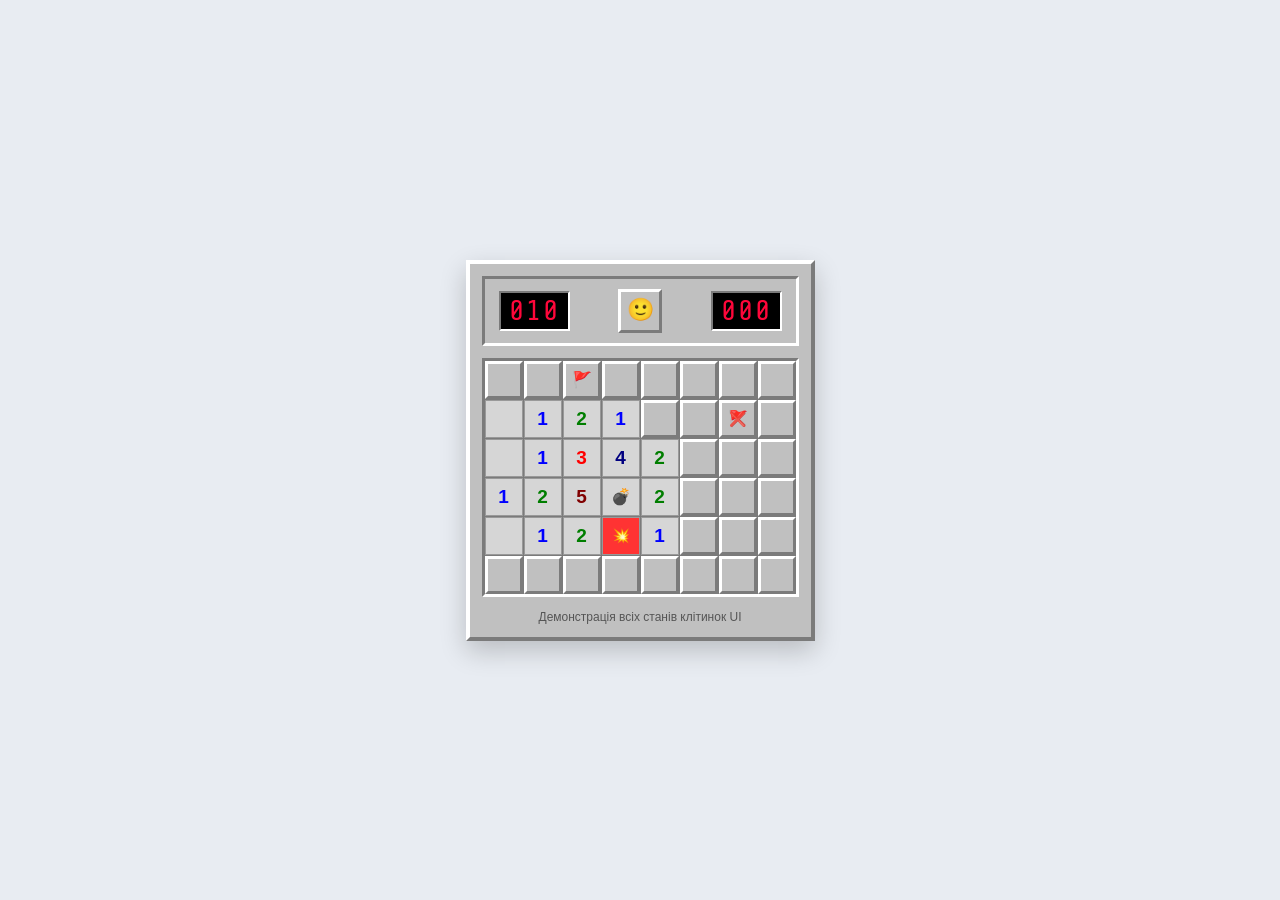
<file: KhomychenkoValeriia/index.html>
<!DOCTYPE html>
<html lang="uk">

<head>
    <meta charset="UTF-8">
    <meta name="viewport" content="width=device-width, initial-scale=1.0">
    <title>Сапер (Minesweeper) UI — Практична робота №1</title>
    <link rel="stylesheet" href="styles.css">
    <!-- Підключення шрифту цифрових табло -->
    <link rel="preconnect" href="https://fonts.googleapis.com">
    <link rel="preconnect" href="https://fonts.gstatic.com" crossorigin>
    <link href="https://fonts.googleapis.com/css2?family=Share+Tech+Mono&display=swap" rel="stylesheet">
</head>

<body>

    <main class="game-wrapper">
        <div class="minesweeper-card">

            <!-- Хедер гри: елементи керування та табло -->
            <header class="game-header">
                <!-- Лічильник прапорців / мін -->
                <div class="digital-display" title="Залишок мін / прапорців">
                    <span class="digital-digits">010</span>
                </div>

                <!-- Кнопка старту нової гри (смайлик) -->
                <button class="reset-btn" type="button" aria-label="Почати нову гру">
                    <span class="face-icon">🙂</span>
                </button>

                <!-- Таймер гри -->
                <div class="digital-display" title="Час гри">
                    <span class="digital-digits">000</span>
                </div>
            </header>

            <!-- Ігрове поле: сітка з усіма можливими станами клітинок -->
            <section class="board" aria-label="Ігрове поле Сапер">

                <!-- Рядок 1: Закриті та прапорці -->
                <button class="cell closed" type="button" aria-label="Закрита клітинка"></button>
                <button class="cell closed" type="button" aria-label="Закрита клітинка"></button>
                <button class="cell closed flagged" type="button" aria-label="Прапорець на міні">🚩</button>
                <button class="cell closed" type="button" aria-label="Закрита клітинка"></button>
                <button class="cell closed" type="button" aria-label="Закрита клітинка"></button>
                <button class="cell closed" type="button" aria-label="Закрита клітинка"></button>
                <button class="cell closed" type="button" aria-label="Закрита клітинка"></button>
                <button class="cell closed" type="button" aria-label="Закрита клітинка"></button>

                <!-- Рядок 2: Числові стани (відкриті) -->
                <div class="cell open"></div>
                <div class="cell open val-1">1</div>
                <div class="cell open val-2">2</div>
                <div class="cell open val-1">1</div>
                <button class="cell closed" type="button" aria-label="Закрита клітинка"></button>
                <button class="cell closed" type="button" aria-label="Закрита клітинка"></button>
                <button class="cell closed flagged-wrong" type="button"
                    aria-label="Помилковий прапорець (без міни)">🚩</button>
                <button class="cell closed" type="button" aria-label="Закрита клітинка"></button>

                <!-- Рядок 3: Більші значення чисел -->
                <div class="cell open"></div>
                <div class="cell open val-1">1</div>
                <div class="cell open val-3">3</div>
                <div class="cell open val-4">4</div>
                <div class="cell open val-2">2</div>
                <button class="cell closed" type="button" aria-label="Закрита клітинка"></button>
                <button class="cell closed" type="button" aria-label="Закрита клітинка"></button>
                <button class="cell closed" type="button" aria-label="Закрита клітинка"></button>

                <!-- Рядок 4: Високі значення та міни -->
                <div class="cell open val-1">1</div>
                <div class="cell open val-2">2</div>
                <div class="cell open val-5">5</div>
                <!-- Звичайна відкрита міна при поразці -->
                <div class="cell open mine" aria-label="Міна">💣</div>
                <div class="cell open val-2">2</div>
                <button class="cell closed" type="button" aria-label="Закрита клітинка"></button>
                <button class="cell closed" type="button" aria-label="Закрита клітинка"></button>
                <button class="cell closed" type="button" aria-label="Закрита клітинка"></button>

                <!-- Рядок 5: Фатальна міна -->
                <div class="cell open"></div>
                <div class="cell open val-1">1</div>
                <div class="cell open val-2">2</div>
                <!-- Міна, на яку натиснув гравець (підрив) -->
                <div class="cell open mine exploded" aria-label="Підірвана міна">💥</div>
                <div class="cell open val-1">1</div>
                <button class="cell closed" type="button" aria-label="Закрита клітинка"></button>
                <button class="cell closed" type="button" aria-label="Закрита клітинка"></button>
                <button class="cell closed" type="button" aria-label="Закрита клітинка"></button>

                <!-- Рядок 6: Решта закритих клітинок -->
                <button class="cell closed" type="button" aria-label="Закрита клітинка"></button>
                <button class="cell closed" type="button" aria-label="Закрита клітинка"></button>
                <button class="cell closed" type="button" aria-label="Закрита клітинка"></button>
                <button class="cell closed" type="button" aria-label="Закрита клітинка"></button>
                <button class="cell closed" type="button" aria-label="Закрита клітинка"></button>
                <button class="cell closed" type="button" aria-label="Закрита клітинка"></button>
                <button class="cell closed" type="button" aria-label="Закрита клітинка"></button>
                <button class="cell closed" type="button" aria-label="Закрита клітинка"></button>

            </section>

            <!-- Підвал з легендою станів для перевірки -->
            <footer class="game-footer">
                <span class="status-tip">Демонстрація всіх станів клітинок UI</span>
            </footer>

        </div>
    </main>

</body>

</html>
</file>
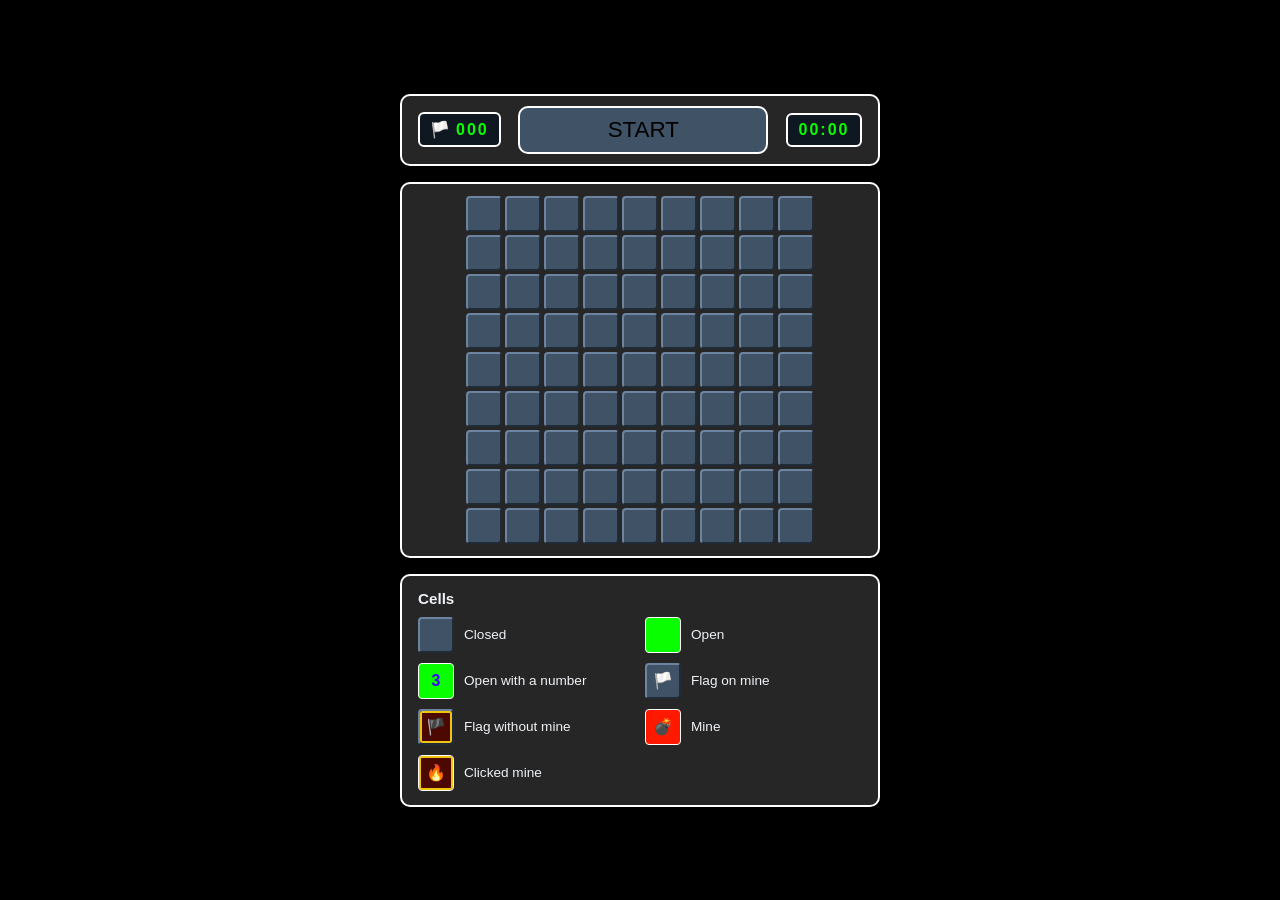
<file: KoptevaAnastasia/index.html>
<!DOCTYPE html>
<html lang="uk">
<head>
  <meta charset="UTF-8">
  <meta name="viewport" content="width=device-width, initial-scale=1.0">
  <title>Minesweeper-Kopteva Anastasia</title>
  <link rel="stylesheet" href="styles.css">
</head>
<body>
  <main class="game">
    <header class="game-header">
      <div class="counter counter-flags" title="Number of flags" role="status" aria-live="polite">
        <span class="counter-icon" aria-hidden="true">🏳️</span>
        <span class="counter-value" id="flags-count">000</span>
      </div>

      <button class="restart-btn" id="restart-btn" type="button" aria-label="New game">
        <span class="restart-btn-face">START</span>
      </button>

      <div class="counter counter-timer" title="Game time">
        <span class="counter-value" id="timer">00:00</span>
      </div>
    </header>

    <section class="board" id="board" aria-label="9 x 9">
      <button class="cell cell-closed" type="button" data-row="0" data-col="0" aria-label="Cell"></button>
      <button class="cell cell-closed" type="button" data-row="0" data-col="1" aria-label="Cell"></button>
      <button class="cell cell-closed" type="button" data-row="0" data-col="2" aria-label="Cell"></button>
      <button class="cell cell-closed" type="button" data-row="0" data-col="3" aria-label="Cell"></button>
      <button class="cell cell-closed" type="button" data-row="0" data-col="4" aria-label="Cell"></button>
      <button class="cell cell-closed" type="button" data-row="0" data-col="5" aria-label="Cell"></button>
      <button class="cell cell-closed" type="button" data-row="0" data-col="6" aria-label="Cell"></button>
      <button class="cell cell-closed" type="button" data-row="0" data-col="7" aria-label="Cell"></button>
      <button class="cell cell-closed" type="button" data-row="0" data-col="8" aria-label="Cell"></button>
      <button class="cell cell-closed" type="button" data-row="1" data-col="0" aria-label="Cell"></button>
      <button class="cell cell-closed" type="button" data-row="1" data-col="1" aria-label="Cell"></button>
      <button class="cell cell-closed" type="button" data-row="1" data-col="2" aria-label="Cell"></button>
      <button class="cell cell-closed" type="button" data-row="1" data-col="3" aria-label="Cell"></button>
      <button class="cell cell-closed" type="button" data-row="1" data-col="4" aria-label="Cell"></button>
      <button class="cell cell-closed" type="button" data-row="1" data-col="5" aria-label="Cell"></button>
      <button class="cell cell-closed" type="button" data-row="1" data-col="6" aria-label="Cell"></button>
      <button class="cell cell-closed" type="button" data-row="1" data-col="7" aria-label="Cell"></button>
      <button class="cell cell-closed" type="button" data-row="1" data-col="8" aria-label="Cell"></button>
      <button class="cell cell-closed" type="button" data-row="2" data-col="0" aria-label="Cell"></button>
      <button class="cell cell-closed" type="button" data-row="2" data-col="1" aria-label="Cell"></button>
      <button class="cell cell-closed" type="button" data-row="2" data-col="2" aria-label="Cell"></button>
      <button class="cell cell-closed" type="button" data-row="2" data-col="3" aria-label="Cell"></button>
      <button class="cell cell-closed" type="button" data-row="2" data-col="4" aria-label="Cell"></button>
      <button class="cell cell-closed" type="button" data-row="2" data-col="5" aria-label="Cell"></button>
      <button class="cell cell-closed" type="button" data-row="2" data-col="6" aria-label="Cell"></button>
      <button class="cell cell-closed" type="button" data-row="2" data-col="7" aria-label="Cell"></button>
      <button class="cell cell-closed" type="button" data-row="2" data-col="8" aria-label="Cell"></button>
      <button class="cell cell-closed" type="button" data-row="3" data-col="0" aria-label="Cell"></button>
      <button class="cell cell-closed" type="button" data-row="3" data-col="1" aria-label="Cell"></button>
      <button class="cell cell-closed" type="button" data-row="3" data-col="2" aria-label="Cell"></button>
      <button class="cell cell-closed" type="button" data-row="3" data-col="3" aria-label="Cell"></button>
      <button class="cell cell-closed" type="button" data-row="3" data-col="4" aria-label="Cell"></button>
      <button class="cell cell-closed" type="button" data-row="3" data-col="5" aria-label="Cell"></button>
      <button class="cell cell-closed" type="button" data-row="3" data-col="6" aria-label="Cell"></button>
      <button class="cell cell-closed" type="button" data-row="3" data-col="7" aria-label="Cell"></button>
      <button class="cell cell-closed" type="button" data-row="3" data-col="8" aria-label="Cell"></button>
      <button class="cell cell-closed" type="button" data-row="4" data-col="0" aria-label="Cell"></button>
      <button class="cell cell-closed" type="button" data-row="4" data-col="1" aria-label="Cell"></button>
      <button class="cell cell-closed" type="button" data-row="4" data-col="2" aria-label="Cell"></button>
      <button class="cell cell-closed" type="button" data-row="4" data-col="3" aria-label="Cell"></button>
      <button class="cell cell-closed" type="button" data-row="4" data-col="4" aria-label="Cell"></button>
      <button class="cell cell-closed" type="button" data-row="4" data-col="5" aria-label="Cell"></button>
      <button class="cell cell-closed" type="button" data-row="4" data-col="6" aria-label="Cell"></button>
      <button class="cell cell-closed" type="button" data-row="4" data-col="7" aria-label="Cell"></button>
      <button class="cell cell-closed" type="button" data-row="4" data-col="8" aria-label="Cell"></button>
      <button class="cell cell-closed" type="button" data-row="5" data-col="0" aria-label="Cell"></button>
      <button class="cell cell-closed" type="button" data-row="5" data-col="1" aria-label="Cell"></button>
      <button class="cell cell-closed" type="button" data-row="5" data-col="2" aria-label="Cell"></button>
      <button class="cell cell-closed" type="button" data-row="5" data-col="3" aria-label="Cell"></button>
      <button class="cell cell-closed" type="button" data-row="5" data-col="4" aria-label="Cell"></button>
      <button class="cell cell-closed" type="button" data-row="5" data-col="5" aria-label="Cell"></button>
      <button class="cell cell-closed" type="button" data-row="5" data-col="6" aria-label="Cell"></button>
      <button class="cell cell-closed" type="button" data-row="5" data-col="7" aria-label="Cell"></button>
      <button class="cell cell-closed" type="button" data-row="5" data-col="8" aria-label="Cell"></button>
      <button class="cell cell-closed" type="button" data-row="6" data-col="0" aria-label="Cell"></button>
      <button class="cell cell-closed" type="button" data-row="6" data-col="1" aria-label="Cell"></button>
      <button class="cell cell-closed" type="button" data-row="6" data-col="2" aria-label="Cell"></button>
      <button class="cell cell-closed" type="button" data-row="6" data-col="3" aria-label="Cell"></button>
      <button class="cell cell-closed" type="button" data-row="6" data-col="4" aria-label="Cell"></button>
      <button class="cell cell-closed" type="button" data-row="6" data-col="5" aria-label="Cell"></button>
      <button class="cell cell-closed" type="button" data-row="6" data-col="6" aria-label="Cell"></button>
      <button class="cell cell-closed" type="button" data-row="6" data-col="7" aria-label="Cell"></button>
      <button class="cell cell-closed" type="button" data-row="6" data-col="8" aria-label="Cell"></button>
      <button class="cell cell-closed" type="button" data-row="7" data-col="0" aria-label="Cell"></button>
      <button class="cell cell-closed" type="button" data-row="7" data-col="1" aria-label="Cell"></button>
      <button class="cell cell-closed" type="button" data-row="7" data-col="2" aria-label="Cell"></button>
      <button class="cell cell-closed" type="button" data-row="7" data-col="3" aria-label="Cell"></button>
      <button class="cell cell-closed" type="button" data-row="7" data-col="4" aria-label="Cell"></button>
      <button class="cell cell-closed" type="button" data-row="7" data-col="5" aria-label="Cell"></button>
      <button class="cell cell-closed" type="button" data-row="7" data-col="6" aria-label="Cell"></button>
      <button class="cell cell-closed" type="button" data-row="7" data-col="7" aria-label="Cell"></button>
      <button class="cell cell-closed" type="button" data-row="7" data-col="8" aria-label="Cell"></button>
      <button class="cell cell-closed" type="button" data-row="8" data-col="0" aria-label="Cell"></button>
      <button class="cell cell-closed" type="button" data-row="8" data-col="1" aria-label="Cell"></button>
      <button class="cell cell-closed" type="button" data-row="8" data-col="2" aria-label="Cell"></button>
      <button class="cell cell-closed" type="button" data-row="8" data-col="3" aria-label="Cell"></button>
      <button class="cell cell-closed" type="button" data-row="8" data-col="4" aria-label="Cell"></button>
      <button class="cell cell-closed" type="button" data-row="8" data-col="5" aria-label="Cell"></button>
      <button class="cell cell-closed" type="button" data-row="8" data-col="6" aria-label="Cell"></button>
      <button class="cell cell-closed" type="button" data-row="8" data-col="7" aria-label="Cell"></button>
      <button class="cell cell-closed" type="button" data-row="8" data-col="8" aria-label="Cell"></button>
    </section>

    <section class="legend" aria-label="Cell state legend">
      <h2 class="legend-title">Cells</h2>
      <ul class="legend-list">
        <li class="legend-item">
          <button class="cell cell-closed" type="button" tabindex="-1" aria-hidden="true"></button>
          <span>Closed</span>
        </li>
        <li class="legend-item">
          <button class="cell cell-open" type="button" tabindex="-1" aria-hidden="true"></button>
          <span>Open</span>
        </li>
        <li class="legend-item">
          <button class="cell cell-open" type="button" data-count="3" tabindex="-1" aria-hidden="true">3</button>
          <span>Open with a number</span>
        </li>
        <li class="legend-item">
          <button class="cell cell-closed cell-flagged" type="button" tabindex="-1" aria-hidden="true">
            <span class="cell-flag" aria-hidden="true">🏳️</span>
          </button>
          <span>Flag on mine</span>
        </li>
        <li class="legend-item">
          <button class="cell cell-closed cell-flagged-wrong" type="button" tabindex="-1" aria-hidden="true">
            <span class="cell-flag-wrong" aria-hidden="true">🏴</span>
          </button>
          <span>Flag without mine</span>
        </li>
        <li class="legend-item">
          <button class="cell cell-mine" type="button" tabindex="-1" aria-hidden="true">
            <span class="cell-mine-icon" aria-hidden="true">💣</span>
          </button>
          <span>Mine</span>
        </li>
        <li class="legend-item">
          <button class="cell cell-mine cell-exploded" type="button" tabindex="-1" aria-hidden="true">
            <span class="cell-mine-icon" aria-hidden="true">🔥</span>
          </button>
          <span>Clicked mine</span>
        </li>
      </ul>
    </section>
  </main>
</body>
</html>
</file>
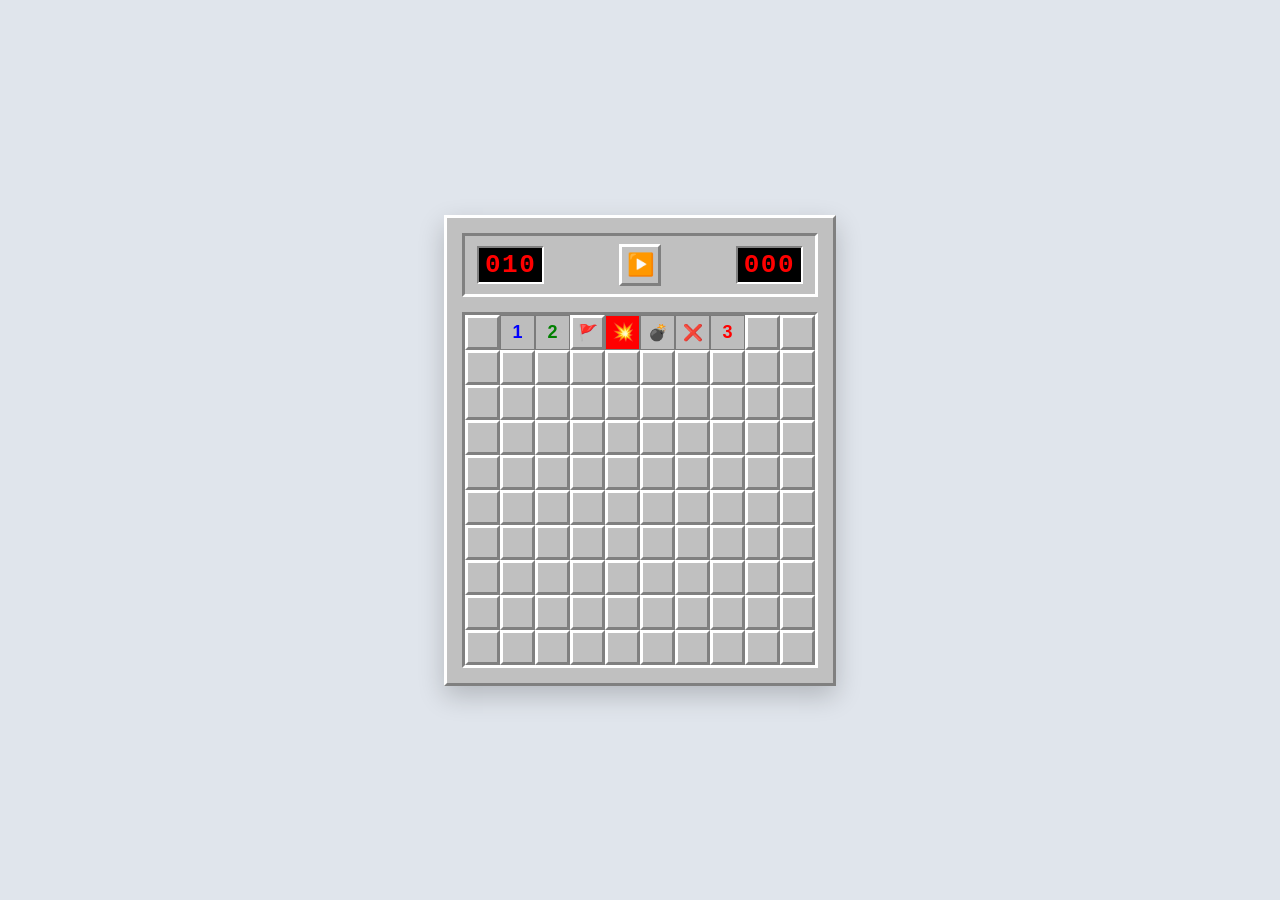
<file: KostiantynShaposhnikov/index.html>
<!DOCTYPE html>
<html lang="uk">
<head>
    <meta charset="UTF-8">
    <meta name="viewport" content="width=device-width, initial-scale=1.0">
    <title>Гра "Сапер"</title>
    <link rel="stylesheet" href="styles.css">
</head>
<body>
    <div class="game-container">
        <!-- Хедер гри -->
        <header class="game-header">
            <div class="counter-display" id="flag-count" role="status" aria-live="polite">010</div>
            <button class="restart-btn" id="restart-btn" type="button" title="Нова гра" aria-label="Нова гра">▶️</button>
            <div class="counter-display" id="timer">000</div>
        </header>

        <!-- Ігрове поле (100 клітинок для сітки 10х10) -->
        <main class="board" id="board">
            <!-- Демонстрація різних станів для перевірки верстки -->
            <button class="cell" type="button"></button>
            <button class="cell revealed" type="button" data-count="1">1</button>
            <button class="cell revealed" type="button" data-count="2">2</button>
            <button class="cell flagged" type="button"></button>
            <button class="cell mine-exploded" type="button"></button>
            <button class="cell mine" type="button"></button>
            <button class="cell flagged wrong-flag" type="button"></button>
            <button class="cell revealed" type="button" data-count="3">3</button>
            <button class="cell" type="button"></button>
            <button class="cell" type="button"></button>

            <!-- Решта закритих клітинок для заповнення сітки (всього 100 шт) -->
            <button class="cell" type="button"></button><button class="cell" type="button"></button><button class="cell" type="button"></button><button class="cell" type="button"></button><button class="cell" type="button"></button><button class="cell" type="button"></button><button class="cell" type="button"></button><button class="cell" type="button"></button><button class="cell" type="button"></button><button class="cell" type="button"></button>
            <button class="cell" type="button"></button><button class="cell" type="button"></button><button class="cell" type="button"></button><button class="cell" type="button"></button><button class="cell" type="button"></button><button class="cell" type="button"></button><button class="cell" type="button"></button><button class="cell" type="button"></button><button class="cell" type="button"></button><button class="cell" type="button"></button>
            <button class="cell" type="button"></button><button class="cell" type="button"></button><button class="cell" type="button"></button><button class="cell" type="button"></button><button class="cell" type="button"></button><button class="cell" type="button"></button><button class="cell" type="button"></button><button class="cell" type="button"></button><button class="cell" type="button"></button><button class="cell" type="button"></button>
            <button class="cell" type="button"></button><button class="cell" type="button"></button><button class="cell" type="button"></button><button class="cell" type="button"></button><button class="cell" type="button"></button><button class="cell" type="button"></button><button class="cell" type="button"></button><button class="cell" type="button"></button><button class="cell" type="button"></button><button class="cell" type="button"></button>
            <button class="cell" type="button"></button><button class="cell" type="button"></button><button class="cell" type="button"></button><button class="cell" type="button"></button><button class="cell" type="button"></button><button class="cell" type="button"></button><button class="cell" type="button"></button><button class="cell" type="button"></button><button class="cell" type="button"></button><button class="cell" type="button"></button>
            <button class="cell" type="button"></button><button class="cell" type="button"></button><button class="cell" type="button"></button><button class="cell" type="button"></button><button class="cell" type="button"></button><button class="cell" type="button"></button><button class="cell" type="button"></button><button class="cell" type="button"></button><button class="cell" type="button"></button><button class="cell" type="button"></button>
            <button class="cell" type="button"></button><button class="cell" type="button"></button><button class="cell" type="button"></button><button class="cell" type="button"></button><button class="cell" type="button"></button><button class="cell" type="button"></button><button class="cell" type="button"></button><button class="cell" type="button"></button><button class="cell" type="button"></button><button class="cell" type="button"></button><button class="cell" type="button"></button><button class="cell" type="button"></button><button class="cell" type="button"></button><button class="cell" type="button"></button><button class="cell" type="button"></button><button class="cell" type="button"></button><button class="cell" type="button"></button><button class="cell" type="button"></button><button class="cell" type="button"></button><button class="cell" type="button"></button><button class="cell" type="button"></button><button class="cell" type="button"></button><button class="cell" type="button"></button><button class="cell" type="button"></button><button class="cell" type="button"></button><button class="cell" type="button"></button><button class="cell" type="button"></button><button class="cell" type="button"></button><button class="cell" type="button"></button><button class="cell" type="button"></button>
        </main>
    </div>
</body>
</html>
</file>
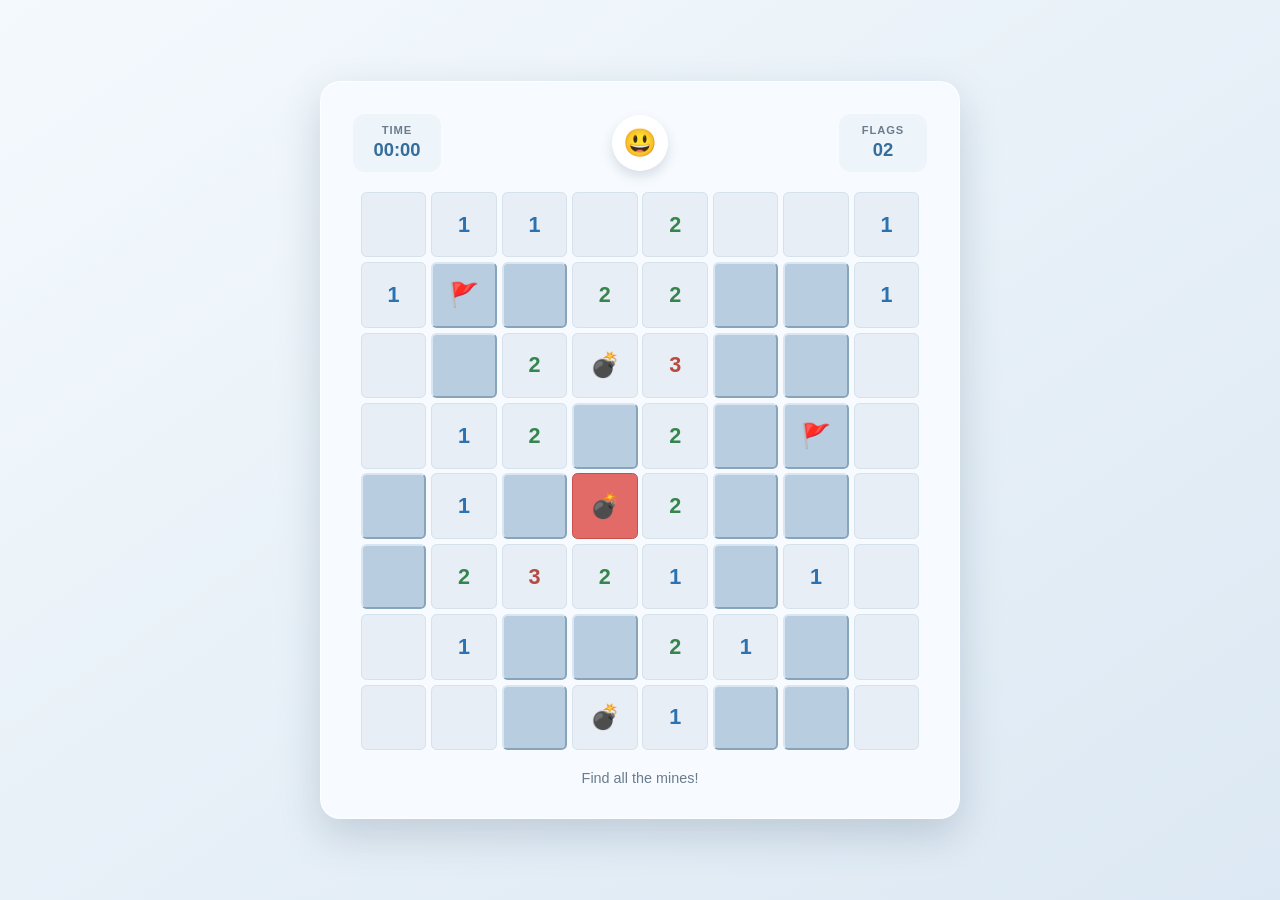
<file: kvastArtem/index.html>
<!doctype html>
<html lang="en">
  <head>
    <meta charset="utf-8" />
    <meta name="viewport" content="width=device-width, initial-scale=1" />
    <title>Minesweeper</title>
    <link rel="stylesheet" href="styles.css" />
  </head>
  <body>
    <main class="game" aria-label="Minesweeper game">
      <header class="game-header">
        <div class="status-panel">
          <span class="status-label">Time</span>
          <time class="timer" datetime="PT0M">00:00</time>
        </div>

        <button class="restart-button" type="button" aria-label="Start or restart game">
          😃
        </button>

        <div class="status-panel">
          <span class="status-label">Flags</span>
          <span class="flag-counter">02</span>
        </div>
      </header>

      <section class="board" aria-label="Minesweeper board">
        <div class="cell opened" aria-label="Opened empty cell"></div>
        <div class="cell opened number-one" aria-label="Opened cell, one neighbouring mine">1</div>
        <div class="cell opened number-one" aria-label="Opened cell, one neighbouring mine">1</div>
        <div class="cell opened" aria-label="Opened empty cell"></div>
        <div class="cell opened number-two" aria-label="Opened cell, two neighbouring mines">2</div>
        <div class="cell opened" aria-label="Opened empty cell"></div>
        <div class="cell opened" aria-label="Opened empty cell"></div>
        <div class="cell opened number-one" aria-label="Opened cell, one neighbouring mine">1</div>

        <div class="cell opened number-one" aria-label="Opened cell, one neighbouring mine">1</div>
        <div class="cell flag" aria-label="Flagged cell"></div>
        <div class="cell closed" aria-label="Closed cell"></div>
        <div class="cell opened number-two" aria-label="Opened cell, two neighbouring mines">2</div>
        <div class="cell opened number-two" aria-label="Opened cell, two neighbouring mines">2</div>
        <div class="cell closed" aria-label="Closed cell"></div>
        <div class="cell closed" aria-label="Closed cell"></div>
        <div class="cell opened number-one" aria-label="Opened cell, one neighbouring mine">1</div>

        <div class="cell opened" aria-label="Opened empty cell"></div>
        <div class="cell closed" aria-label="Closed cell"></div>
        <div class="cell opened number-two" aria-label="Opened cell, two neighbouring mines">2</div>
        <div class="cell mine" aria-label="Mine"></div>
        <div class="cell opened number-three" aria-label="Opened cell, three neighbouring mines">3</div>
        <div class="cell closed" aria-label="Closed cell"></div>
        <div class="cell closed" aria-label="Closed cell"></div>
        <div class="cell opened" aria-label="Opened empty cell"></div>

        <div class="cell opened" aria-label="Opened empty cell"></div>
        <div class="cell opened number-one" aria-label="Opened cell, one neighbouring mine">1</div>
        <div class="cell opened number-two" aria-label="Opened cell, two neighbouring mines">2</div>
        <div class="cell closed" aria-label="Closed cell"></div>
        <div class="cell opened number-two" aria-label="Opened cell, two neighbouring mines">2</div>
        <div class="cell closed" aria-label="Closed cell"></div>
        <div class="cell flag" aria-label="Flagged cell"></div>
        <div class="cell opened" aria-label="Opened empty cell"></div>

        <div class="cell closed" aria-label="Closed cell"></div>
        <div class="cell opened number-one" aria-label="Opened cell, one neighbouring mine">1</div>
        <div class="cell closed" aria-label="Closed cell"></div>
        <div class="cell exploded" aria-label="Exploded mine"></div>
        <div class="cell opened number-two" aria-label="Opened cell, two neighbouring mines">2</div>
        <div class="cell closed" aria-label="Closed cell"></div>
        <div class="cell closed" aria-label="Closed cell"></div>
        <div class="cell opened" aria-label="Opened empty cell"></div>

        <div class="cell closed" aria-label="Closed cell"></div>
        <div class="cell opened number-two" aria-label="Opened cell, two neighbouring mines">2</div>
        <div class="cell opened number-three" aria-label="Opened cell, three neighbouring mines">3</div>
        <div class="cell opened number-two" aria-label="Opened cell, two neighbouring mines">2</div>
        <div class="cell opened number-one" aria-label="Opened cell, one neighbouring mine">1</div>
        <div class="cell closed" aria-label="Closed cell"></div>
        <div class="cell opened number-one" aria-label="Opened cell, one neighbouring mine">1</div>
        <div class="cell opened" aria-label="Opened empty cell"></div>

        <div class="cell opened" aria-label="Opened empty cell"></div>
        <div class="cell opened number-one" aria-label="Opened cell, one neighbouring mine">1</div>
        <div class="cell closed" aria-label="Closed cell"></div>
        <div class="cell closed" aria-label="Closed cell"></div>
        <div class="cell opened number-two" aria-label="Opened cell, two neighbouring mines">2</div>
        <div class="cell opened number-one" aria-label="Opened cell, one neighbouring mine">1</div>
        <div class="cell closed" aria-label="Closed cell"></div>
        <div class="cell opened" aria-label="Opened empty cell"></div>

        <div class="cell opened" aria-label="Opened empty cell"></div>
        <div class="cell opened" aria-label="Opened empty cell"></div>
        <div class="cell closed" aria-label="Closed cell"></div>
        <div class="cell mine" aria-label="Mine"></div>
        <div class="cell opened number-one" aria-label="Opened cell, one neighbouring mine">1</div>
        <div class="cell closed" aria-label="Closed cell"></div>
        <div class="cell closed" aria-label="Closed cell"></div>
        <div class="cell opened" aria-label="Opened empty cell"></div>
      </section>

      <p class="game-message" role="status" aria-live="polite">Find all the mines!</p>
    </main>
  </body>
</html>
</file>
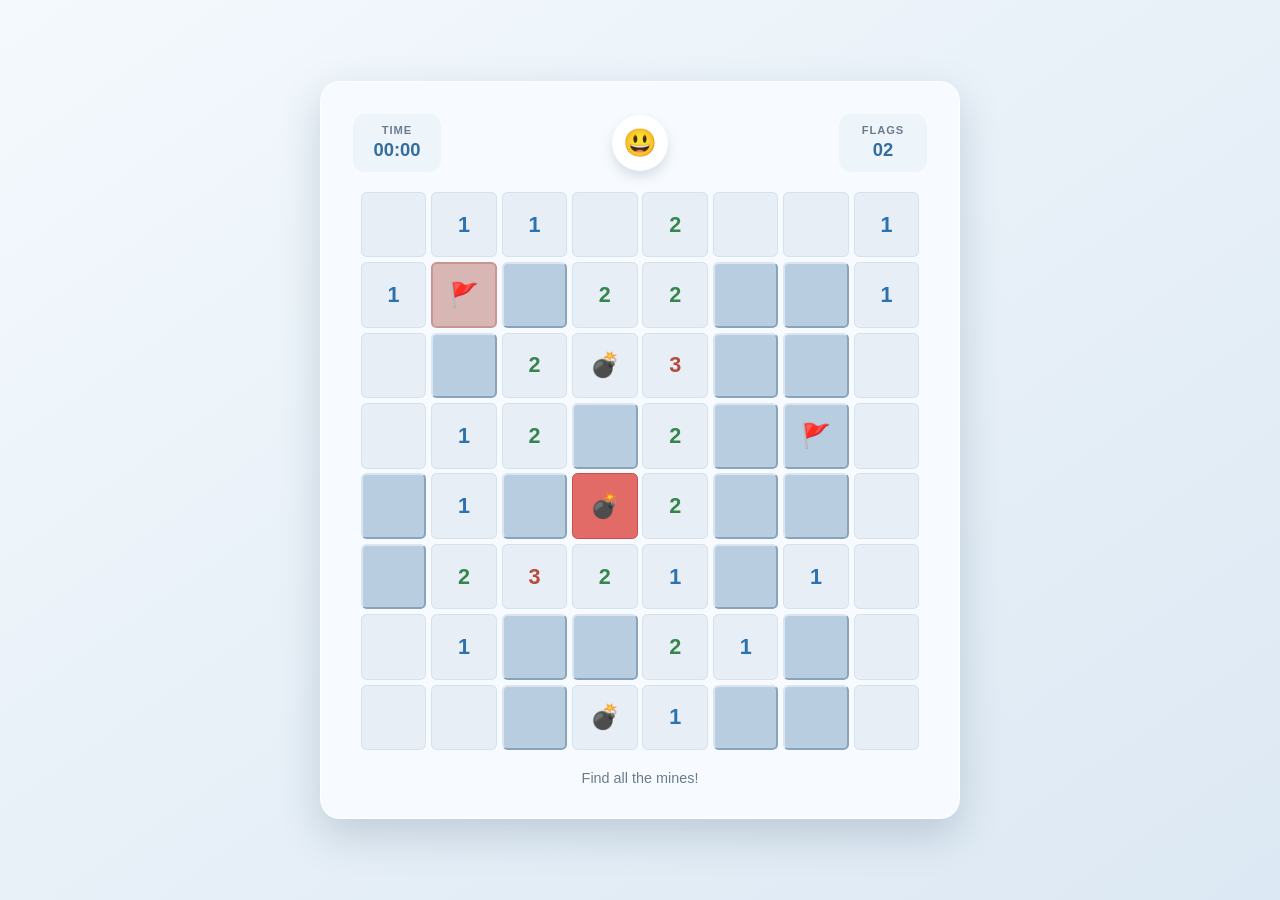
<file: KvastArtem/index.html>
<!doctype html>
<html lang="en">
  <head>
    <meta charset="utf-8" />
    <meta name="viewport" content="width=device-width, initial-scale=1" />
    <title>Minesweeper</title>
    <link rel="stylesheet" href="styles.css" />
  </head>
  <body>
    <main class="game" aria-label="Minesweeper game">
      <header class="game-header">
        <div class="status-panel">
          <span class="status-label">Time</span>
          <time class="timer" datetime="PT0M">00:00</time>
        </div>

        <button class="restart-button" type="button" aria-label="Start or restart game">
          😃
        </button>

        <div class="status-panel">
          <span class="status-label">Flags</span>
          <span class="flag-counter">02</span>
        </div>
      </header>

      <section class="board" aria-label="Minesweeper board">
        <div class="cell opened" aria-label="Opened empty cell"></div>
        <div class="cell opened number-one" aria-label="Opened cell, one neighbouring mine">1</div>
        <div class="cell opened number-one" aria-label="Opened cell, one neighbouring mine">1</div>
        <div class="cell opened" aria-label="Opened empty cell"></div>
        <div class="cell opened number-two" aria-label="Opened cell, two neighbouring mines">2</div>
        <div class="cell opened" aria-label="Opened empty cell"></div>
        <div class="cell opened" aria-label="Opened empty cell"></div>
        <div class="cell opened number-one" aria-label="Opened cell, one neighbouring mine">1</div>

        <div class="cell opened number-one" aria-label="Opened cell, one neighbouring mine">1</div>
        <div class="cell flag flagged-mine" aria-label="Flagged cell with a mine"></div>
        <div class="cell closed" aria-label="Closed cell"></div>
        <div class="cell opened number-two" aria-label="Opened cell, two neighbouring mines">2</div>
        <div class="cell opened number-two" aria-label="Opened cell, two neighbouring mines">2</div>
        <div class="cell closed" aria-label="Closed cell"></div>
        <div class="cell closed" aria-label="Closed cell"></div>
        <div class="cell opened number-one" aria-label="Opened cell, one neighbouring mine">1</div>

        <div class="cell opened" aria-label="Opened empty cell"></div>
        <div class="cell closed" aria-label="Closed cell"></div>
        <div class="cell opened number-two" aria-label="Opened cell, two neighbouring mines">2</div>
        <div class="cell mine" aria-label="Mine"></div>
        <div class="cell opened number-three" aria-label="Opened cell, three neighbouring mines">3</div>
        <div class="cell closed" aria-label="Closed cell"></div>
        <div class="cell closed" aria-label="Closed cell"></div>
        <div class="cell opened" aria-label="Opened empty cell"></div>

        <div class="cell opened" aria-label="Opened empty cell"></div>
        <div class="cell opened number-one" aria-label="Opened cell, one neighbouring mine">1</div>
        <div class="cell opened number-two" aria-label="Opened cell, two neighbouring mines">2</div>
        <div class="cell closed" aria-label="Closed cell"></div>
        <div class="cell opened number-two" aria-label="Opened cell, two neighbouring mines">2</div>
        <div class="cell closed" aria-label="Closed cell"></div>
        <div class="cell flag" aria-label="Flagged cell"></div>
        <div class="cell opened" aria-label="Opened empty cell"></div>

        <div class="cell closed" aria-label="Closed cell"></div>
        <div class="cell opened number-one" aria-label="Opened cell, one neighbouring mine">1</div>
        <div class="cell closed" aria-label="Closed cell"></div>
        <div class="cell exploded" aria-label="Exploded mine"></div>
        <div class="cell opened number-two" aria-label="Opened cell, two neighbouring mines">2</div>
        <div class="cell closed" aria-label="Closed cell"></div>
        <div class="cell closed" aria-label="Closed cell"></div>
        <div class="cell opened" aria-label="Opened empty cell"></div>

        <div class="cell closed" aria-label="Closed cell"></div>
        <div class="cell opened number-two" aria-label="Opened cell, two neighbouring mines">2</div>
        <div class="cell opened number-three" aria-label="Opened cell, three neighbouring mines">3</div>
        <div class="cell opened number-two" aria-label="Opened cell, two neighbouring mines">2</div>
        <div class="cell opened number-one" aria-label="Opened cell, one neighbouring mine">1</div>
        <div class="cell closed" aria-label="Closed cell"></div>
        <div class="cell opened number-one" aria-label="Opened cell, one neighbouring mine">1</div>
        <div class="cell opened" aria-label="Opened empty cell"></div>

        <div class="cell opened" aria-label="Opened empty cell"></div>
        <div class="cell opened number-one" aria-label="Opened cell, one neighbouring mine">1</div>
        <div class="cell closed" aria-label="Closed cell"></div>
        <div class="cell closed" aria-label="Closed cell"></div>
        <div class="cell opened number-two" aria-label="Opened cell, two neighbouring mines">2</div>
        <div class="cell opened number-one" aria-label="Opened cell, one neighbouring mine">1</div>
        <div class="cell closed" aria-label="Closed cell"></div>
        <div class="cell opened" aria-label="Opened empty cell"></div>

        <div class="cell opened" aria-label="Opened empty cell"></div>
        <div class="cell opened" aria-label="Opened empty cell"></div>
        <div class="cell closed" aria-label="Closed cell"></div>
        <div class="cell mine" aria-label="Mine"></div>
        <div class="cell opened number-one" aria-label="Opened cell, one neighbouring mine">1</div>
        <div class="cell closed" aria-label="Closed cell"></div>
        <div class="cell closed" aria-label="Closed cell"></div>
        <div class="cell opened" aria-label="Opened empty cell"></div>
      </section>

      <p class="game-message" role="status" aria-live="polite">Find all the mines!</p>
    </main>
  </body>
</html>
</file>
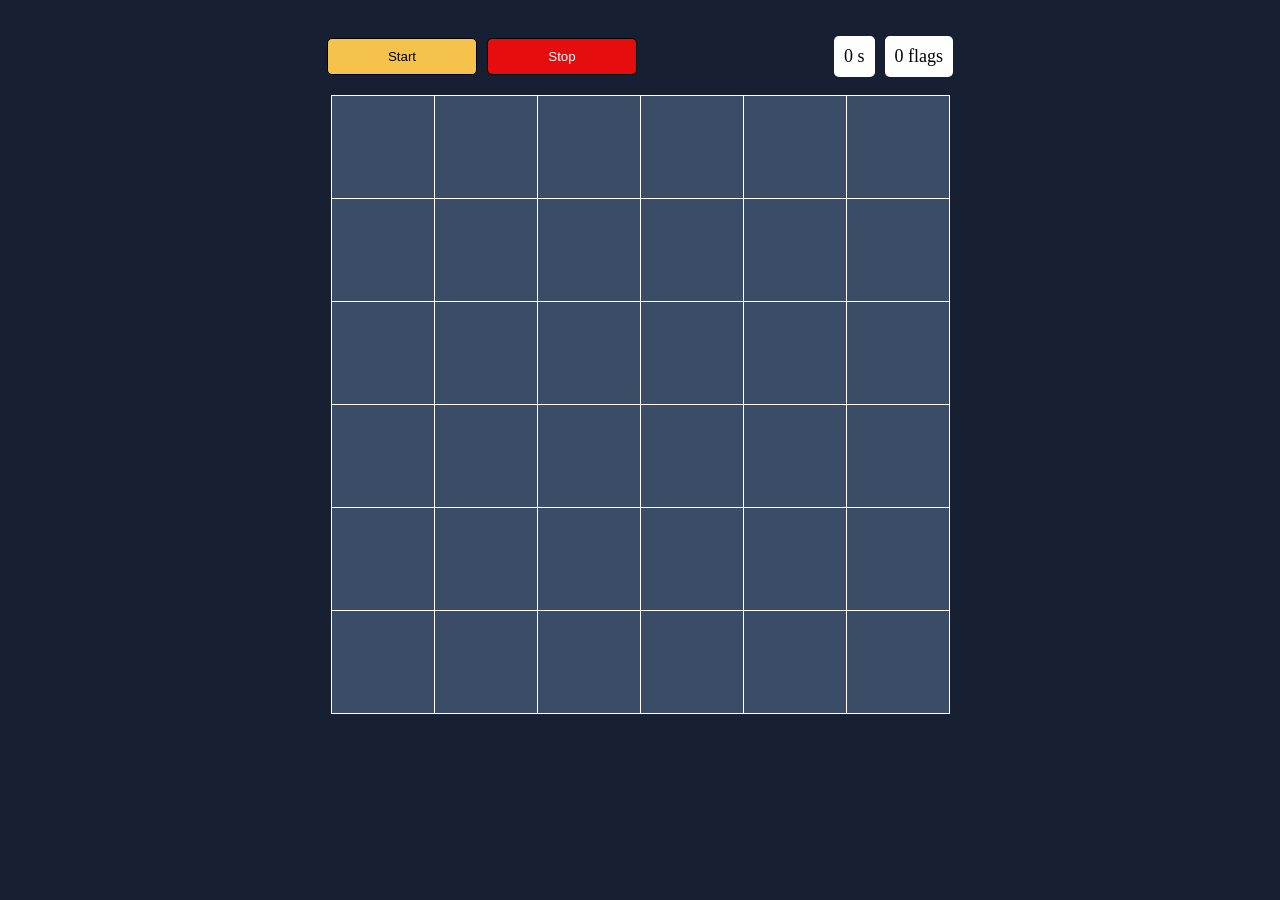
<file: LevkovskyiVolodymyr/index.html>
<!DOCTYPE html>
<html lang="en">
<head>
  <meta charset="UTF-8">
  <title>Minesweeper</title>
  <link rel="stylesheet" href="style.css">
  <script src="js/game.js" defer></script>
</head>
<body>
<header>
  <div class="btn-container">
    <button class="start-btn">Start</button>
    <button class="stop-btn">Stop</button>
  </div>
  <div class="scores-container">
    <p class="countdown">0 s</p>
    <p class="flags-count">0 flags</p>
    <p class="game-status" role="status" aria-live="polite"></p>
  </div>
</header>
<main class="game">
  <table class="board">
    <tbody></tbody>
  </table>
</main>
</body>
</html>
</file>
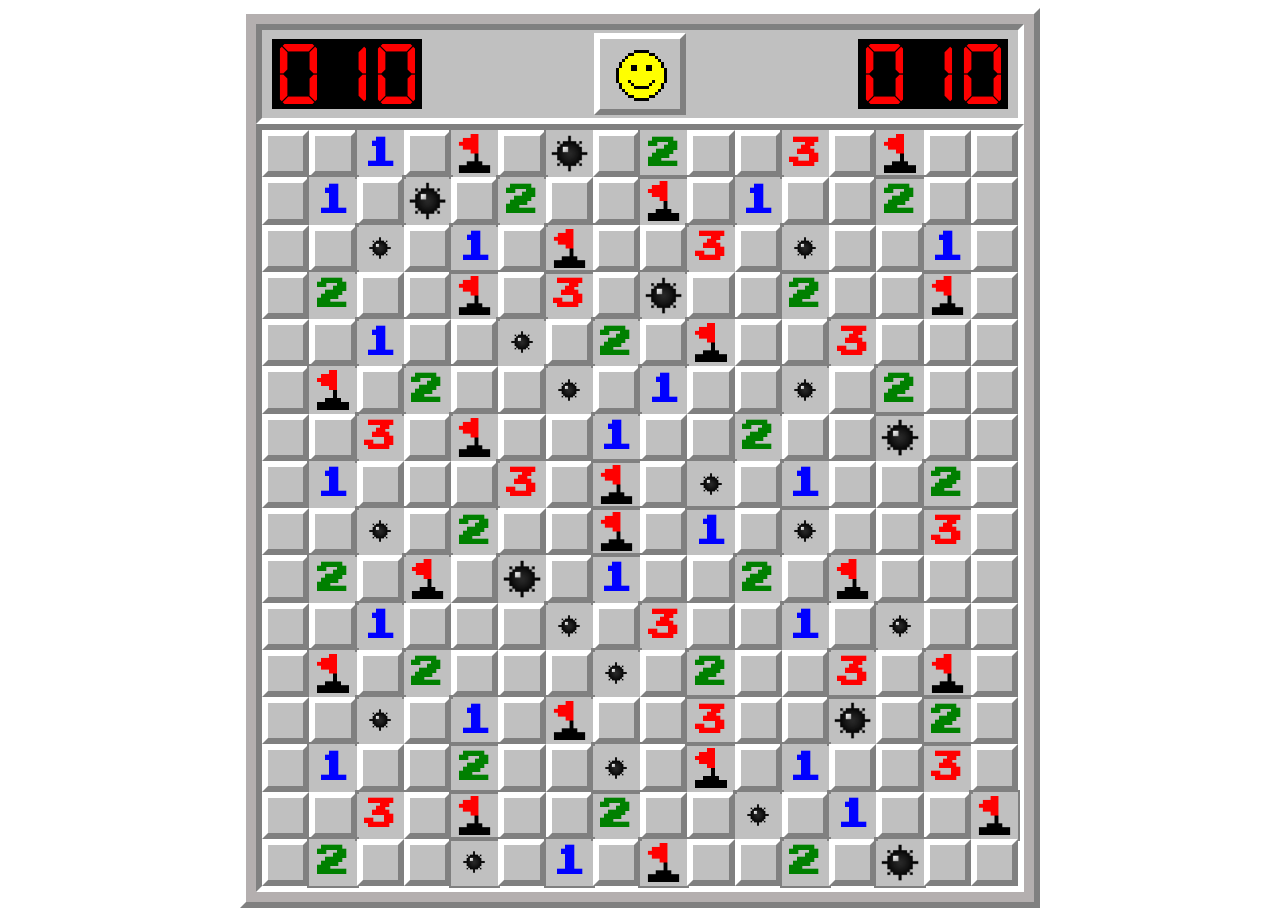
<file: NikitaShevchenko/index.html>
<!doctype html>
<html lang="en">
  <head>
    <meta charset="UTF-8" />
    <meta name="viewport" content="width=device-width, initial-scale=1.0" />
    <title>Сапер</title>
    <link rel="stylesheet" href="./styles.css" />
    <link
      href="https://fonts.googleapis.com/css2?family=Press+Start+2P&display=swap"
      rel="stylesheet"
    />
    <link
      href="https://fonts.googleapis.com/css2?family=Orbitron:wght@700&display=swap"
      rel="stylesheet"
    />
  </head>
  <body>
    <div class="game-container">
      <div class="inner-border">
        <header>
          <div class="game-menu">
            <div class="mines-counter-container">010</div>
            <div class="start-game-button-container">
              <button>
                <img
                  src="./assets/images/smile_default.png"
                  alt="Restart game"
                />
              </button>
            </div>
            <div class="timer-container">010</div>
          </div>
        </header>

        <main>
          <div class="game-board">
            <!-- row 1 -->
            <div class="cell closed"></div>
            <div class="cell closed"></div>
            <div class="cell opened number-1">1</div>
            <div class="cell closed"></div>
            <div class="cell flag">
              <img src="./assets/images/flag.png" alt="Flag" />
            </div>
            <div class="cell closed"></div>
            <div class="cell mine">
              <img src="./assets/images/mine.png" alt="Mine" />
            </div>
            <div class="cell closed"></div>
            <div class="cell opened number-2">2</div>
            <div class="cell closed"></div>
            <div class="cell closed"></div>
            <div class="cell opened number-3">3</div>
            <div class="cell closed"></div>
            <div class="cell flag">
              <img src="./assets/images/flag.png" alt="Flag" />
            </div>
            <div class="cell closed"></div>
            <div class="cell closed"></div>

            <!-- row 2 -->
            <div class="cell closed"></div>
            <div class="cell opened number-1">1</div>
            <div class="cell closed"></div>
            <div class="cell mine exploded">
              <img src="./assets/images/mine.png" alt="Exploded mine" />
            </div>
            <div class="cell closed"></div>
            <div class="cell opened number-2">2</div>
            <div class="cell closed"></div>
            <div class="cell closed"></div>
            <div class="cell flag">
              <img src="./assets/images/flag.png" alt="Flag" />
            </div>
            <div class="cell closed"></div>
            <div class="cell opened number-1">1</div>
            <div class="cell closed"></div>
            <div class="cell closed"></div>
            <div class="cell opened number-2">2</div>
            <div class="cell closed"></div>
            <div class="cell closed"></div>

            <!-- row 3 -->
            <div class="cell closed"></div>
            <div class="cell closed"></div>
            <div class="cell mine"></div>
            <div class="cell closed"></div>
            <div class="cell opened number-1">1</div>
            <div class="cell closed"></div>
            <div class="cell flag">
              <img src="./assets/images/flag.png" alt="Flag" />
            </div>
            <div class="cell closed"></div>
            <div class="cell closed"></div>
            <div class="cell opened number-3">3</div>
            <div class="cell closed"></div>
            <div class="cell mine"></div>
            <div class="cell closed"></div>
            <div class="cell closed"></div>
            <div class="cell opened number-1">1</div>
            <div class="cell closed"></div>

            <!-- row 4 -->
            <div class="cell closed"></div>
            <div class="cell opened number-2">2</div>
            <div class="cell closed"></div>
            <div class="cell closed"></div>
            <div class="cell flag">
              <img src="./assets/images/flag.png" alt="Flag" />
            </div>
            <div class="cell closed"></div>
            <div class="cell opened number-3">3</div>
            <div class="cell closed"></div>
            <div class="cell mine exploded">
              <img src="./assets/images/mine.png" alt="Exploded mine" />
            </div>
            <div class="cell closed"></div>
            <div class="cell closed"></div>
            <div class="cell opened number-2">2</div>
            <div class="cell closed"></div>
            <div class="cell closed"></div>
            <div class="cell flag">
              <img src="./assets/images/flag.png" alt="Flag" />
            </div>
            <div class="cell closed"></div>

            <!-- row 5 -->
            <div class="cell closed"></div>
            <div class="cell closed"></div>
            <div class="cell opened number-1">1</div>
            <div class="cell closed"></div>
            <div class="cell closed"></div>
            <div class="cell mine"></div>
            <div class="cell closed"></div>
            <div class="cell opened number-2">2</div>
            <div class="cell closed"></div>
            <div class="cell flag">
              <img src="./assets/images/flag.png" alt="Flag" />
            </div>
            <div class="cell closed"></div>
            <div class="cell closed"></div>
            <div class="cell opened number-3">3</div>
            <div class="cell closed"></div>
            <div class="cell closed"></div>
            <div class="cell closed"></div>

            <!-- row 6 -->
            <div class="cell closed"></div>
            <div class="cell flag">
              <img src="./assets/images/flag.png" alt="Flag" />
            </div>
            <div class="cell closed"></div>
            <div class="cell opened number-2">2</div>
            <div class="cell closed"></div>
            <div class="cell closed"></div>
            <div class="cell mine"></div>
            <div class="cell closed"></div>
            <div class="cell opened number-1">1</div>
            <div class="cell closed"></div>
            <div class="cell closed"></div>
            <div class="cell mine"></div>
            <div class="cell closed"></div>
            <div class="cell opened number-2">2</div>
            <div class="cell closed"></div>
            <div class="cell closed"></div>

            <!-- row 7 -->
            <div class="cell closed"></div>
            <div class="cell closed"></div>
            <div class="cell opened number-3">3</div>
            <div class="cell closed"></div>
            <div class="cell flag">
              <img src="./assets/images/flag.png" alt="Flag" />
            </div>
            <div class="cell closed"></div>
            <div class="cell closed"></div>
            <div class="cell opened number-1">1</div>
            <div class="cell closed"></div>
            <div class="cell closed"></div>
            <div class="cell opened number-2">2</div>
            <div class="cell closed"></div>
            <div class="cell closed"></div>
            <div class="cell mine exploded">
              <img src="./assets/images/mine.png" alt="Exploded mine" />
            </div>
            <div class="cell closed"></div>
            <div class="cell closed"></div>

            <!-- row 8 -->
            <div class="cell closed"></div>
            <div class="cell opened number-1">1</div>
            <div class="cell closed"></div>
            <div class="cell closed"></div>
            <div class="cell closed"></div>
            <div class="cell opened number-3">3</div>
            <div class="cell closed"></div>
            <div class="cell flag">
              <img src="./assets/images/flag.png" alt="Flag" />
            </div>
            <div class="cell closed"></div>
            <div class="cell mine"></div>
            <div class="cell closed"></div>
            <div class="cell opened number-1">1</div>
            <div class="cell closed"></div>
            <div class="cell closed"></div>
            <div class="cell opened number-2">2</div>
            <div class="cell closed"></div>

            <!-- row 9 -->
            <div class="cell closed"></div>
            <div class="cell closed"></div>
            <div class="cell mine"></div>
            <div class="cell closed"></div>
            <div class="cell opened number-2">2</div>
            <div class="cell closed"></div>
            <div class="cell closed"></div>
            <div class="cell flag">
              <img src="./assets/images/flag.png" alt="Flag" />
            </div>
            <div class="cell closed"></div>
            <div class="cell opened number-1">1</div>
            <div class="cell closed"></div>
            <div class="cell mine"></div>
            <div class="cell closed"></div>
            <div class="cell closed"></div>
            <div class="cell opened number-3">3</div>
            <div class="cell closed"></div>

            <!-- row 10 -->
            <div class="cell closed"></div>
            <div class="cell opened number-2">2</div>
            <div class="cell closed"></div>
            <div class="cell flag">
              <img src="./assets/images/flag.png" alt="Flag" />
            </div>
            <div class="cell closed"></div>
            <div class="cell mine exploded">
              <img src="./assets/images/mine.png" alt="Exploded mine" />
            </div>
            <div class="cell closed"></div>
            <div class="cell opened number-1">1</div>
            <div class="cell closed"></div>
            <div class="cell closed"></div>
            <div class="cell opened number-2">2</div>
            <div class="cell closed"></div>
            <div class="cell flag">
              <img src="./assets/images/flag.png" alt="Flag" />
            </div>
            <div class="cell closed"></div>
            <div class="cell closed"></div>
            <div class="cell closed"></div>

            <!-- row 11 -->
            <div class="cell closed"></div>
            <div class="cell closed"></div>
            <div class="cell opened number-1">1</div>
            <div class="cell closed"></div>
            <div class="cell closed"></div>
            <div class="cell closed"></div>
            <div class="cell mine"></div>
            <div class="cell closed"></div>
            <div class="cell opened number-3">3</div>
            <div class="cell closed"></div>
            <div class="cell closed"></div>
            <div class="cell opened number-1">1</div>
            <div class="cell closed"></div>
            <div class="cell mine"></div>
            <div class="cell closed"></div>
            <div class="cell closed"></div>

            <!-- row 12 -->
            <div class="cell closed"></div>
            <div class="cell flag">
              <img src="./assets/images/flag.png" alt="Flag" />
            </div>
            <div class="cell closed"></div>
            <div class="cell opened number-2">2</div>
            <div class="cell closed"></div>
            <div class="cell closed"></div>
            <div class="cell closed"></div>
            <div class="cell mine"></div>
            <div class="cell closed"></div>
            <div class="cell opened number-2">2</div>
            <div class="cell closed"></div>
            <div class="cell closed"></div>
            <div class="cell opened number-3">3</div>
            <div class="cell closed"></div>
            <div class="cell flag">
              <img src="./assets/images/flag.png" alt="Flag" />
            </div>
            <div class="cell closed"></div>

            <!-- row 13 -->
            <div class="cell closed"></div>
            <div class="cell closed"></div>
            <div class="cell mine"></div>
            <div class="cell closed"></div>
            <div class="cell opened number-1">1</div>
            <div class="cell closed"></div>
            <div class="cell flag">
              <img src="./assets/images/flag.png" alt="flag" />
            </div>
            <div class="cell closed"></div>
            <div class="cell closed"></div>
            <div class="cell opened number-3">3</div>
            <div class="cell closed"></div>
            <div class="cell closed"></div>
            <div class="cell mine exploded">
              <img src="./assets/images/mine.png" alt="mine" />
            </div>
            <div class="cell closed"></div>
            <div class="cell opened number-2">2</div>
            <div class="cell closed"></div>

            <!-- row 14 -->
            <div class="cell closed"></div>
            <div class="cell opened number-1">1</div>
            <div class="cell closed"></div>
            <div class="cell closed"></div>
            <div class="cell opened number-2">2</div>
            <div class="cell closed"></div>
            <div class="cell closed"></div>
            <div class="cell mine"></div>
            <div class="cell closed"></div>
            <div class="cell flag">
              <img src="./assets/images/flag.png" alt="Flag" />
            </div>
            <div class="cell closed"></div>
            <div class="cell opened number-1">1</div>
            <div class="cell closed"></div>
            <div class="cell closed"></div>
            <div class="cell opened number-3">3</div>
            <div class="cell closed"></div>

            <!-- row 15 -->
            <div class="cell closed"></div>
            <div class="cell closed"></div>
            <div class="cell opened number-3">3</div>
            <div class="cell closed"></div>
            <div class="cell flag">
              <img src="./assets/images/flag.png" alt="Flag" />
            </div>
            <div class="cell closed"></div>
            <div class="cell closed"></div>
            <div class="cell opened number-2">2</div>
            <div class="cell closed"></div>
            <div class="cell closed"></div>
            <div class="cell mine"></div>
            <div class="cell closed"></div>
            <div class="cell opened number-1">1</div>
            <div class="cell closed"></div>
            <div class="cell closed"></div>
            <div class="cell flag">
              <img src="./assets/images/flag.png" alt="Flag" />
            </div>

            <!-- row 16 -->
            <div class="cell closed"></div>
            <div class="cell opened number-2">2</div>
            <div class="cell closed"></div>
            <div class="cell closed"></div>
            <div class="cell mine"></div>
            <div class="cell closed"></div>
            <div class="cell opened number-1">1</div>
            <div class="cell closed"></div>
            <div class="cell flag">
              <img src="./assets/images/flag.png" alt="Flag" />
            </div>
            <div class="cell closed"></div>
            <div class="cell closed"></div>
            <div class="cell opened number-2">2</div>
            <div class="cell closed"></div>
            <div class="cell mine exploded">
              <img src="./assets/images/mine.png" alt="Exploded mine" />
            </div>
            <div class="cell closed"></div>
            <div class="cell closed"></div>
          </div>
        </main>
      </div>
    </div>
  </body>
</html>
</file>
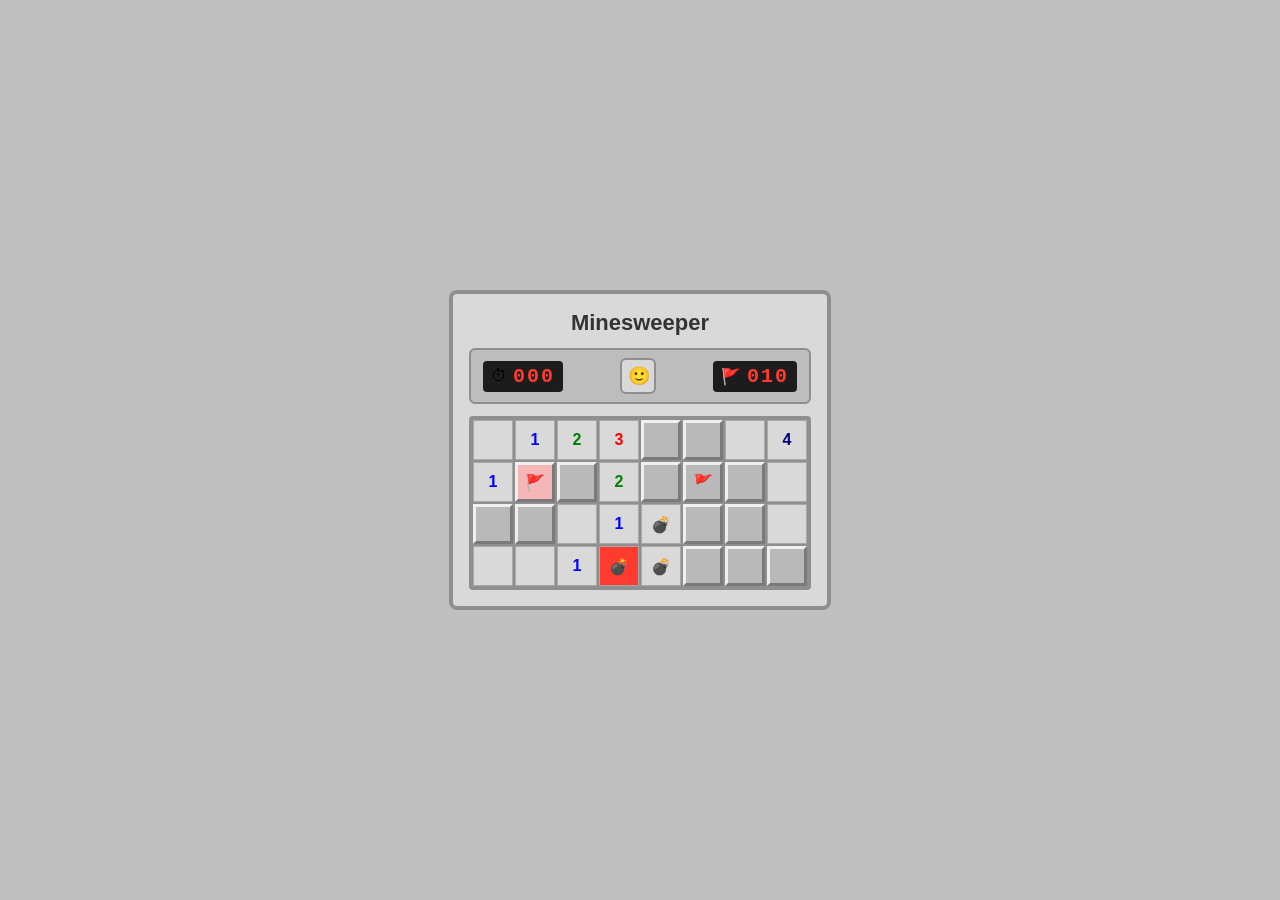
<file: ShevchenkoAnastasiia/index.html>
<!DOCTYPE html>
<html lang="uk">
<head>
  <meta charset="UTF-8">
  <meta name="viewport" content="width=device-width, initial-scale=1.0">
  <title>Minesweeper</title>
  <link rel="stylesheet" href="styles.css">
</head>
<body>

  <main class="game">

    <h1 class="game-title">Minesweeper</h1>

    <header class="game-header">

      <div class="counter">
        <span class="counter-icon">⏱</span>
        <span class="counter-value" id="timer">000</span>
      </div>

      <button class="start-btn" id="startBtn" type="button" aria-label="Restart game">🙂</button>

      <div class="counter">
        <span class="counter-icon">🚩</span>
        <span class="counter-value" id="flagsLeft">010</span>
      </div>

    </header>

    <section class="board" id="board">

      <div class="cell open" data-value="0"></div>
      <div class="cell open" data-value="1">1</div>
      <div class="cell open" data-value="2">2</div>
      <div class="cell open" data-value="3">3</div>
      <div class="cell closed"></div>
      <div class="cell closed"></div>
      <div class="cell open" data-value="0"></div>
      <div class="cell open" data-value="4">4</div>

      <div class="cell open" data-value="1">1</div>
      <div class="cell flagged-mine"></div>
      <div class="cell closed"></div>
      <div class="cell open" data-value="2">2</div>
      <div class="cell closed"></div>
      <div class="cell flagged-safe"></div>
      <div class="cell closed"></div>
      <div class="cell open" data-value="0"></div>

      <div class="cell closed"></div>
      <div class="cell closed"></div>
      <div class="cell open" data-value="0"></div>
      <div class="cell open" data-value="1">1</div>
      <div class="cell mine"></div>
      <div class="cell closed"></div>
      <div class="cell closed"></div>
      <div class="cell open" data-value="0"></div>

      <div class="cell open" data-value="0"></div>
      <div class="cell open" data-value="0"></div>
      <div class="cell open" data-value="1">1</div>
      <div class="cell mine-clicked"></div>
      <div class="cell mine"></div>
      <div class="cell closed"></div>
      <div class="cell closed"></div>
      <div class="cell closed"></div>

    </section>

  </main>

</body>
</html>
</file>
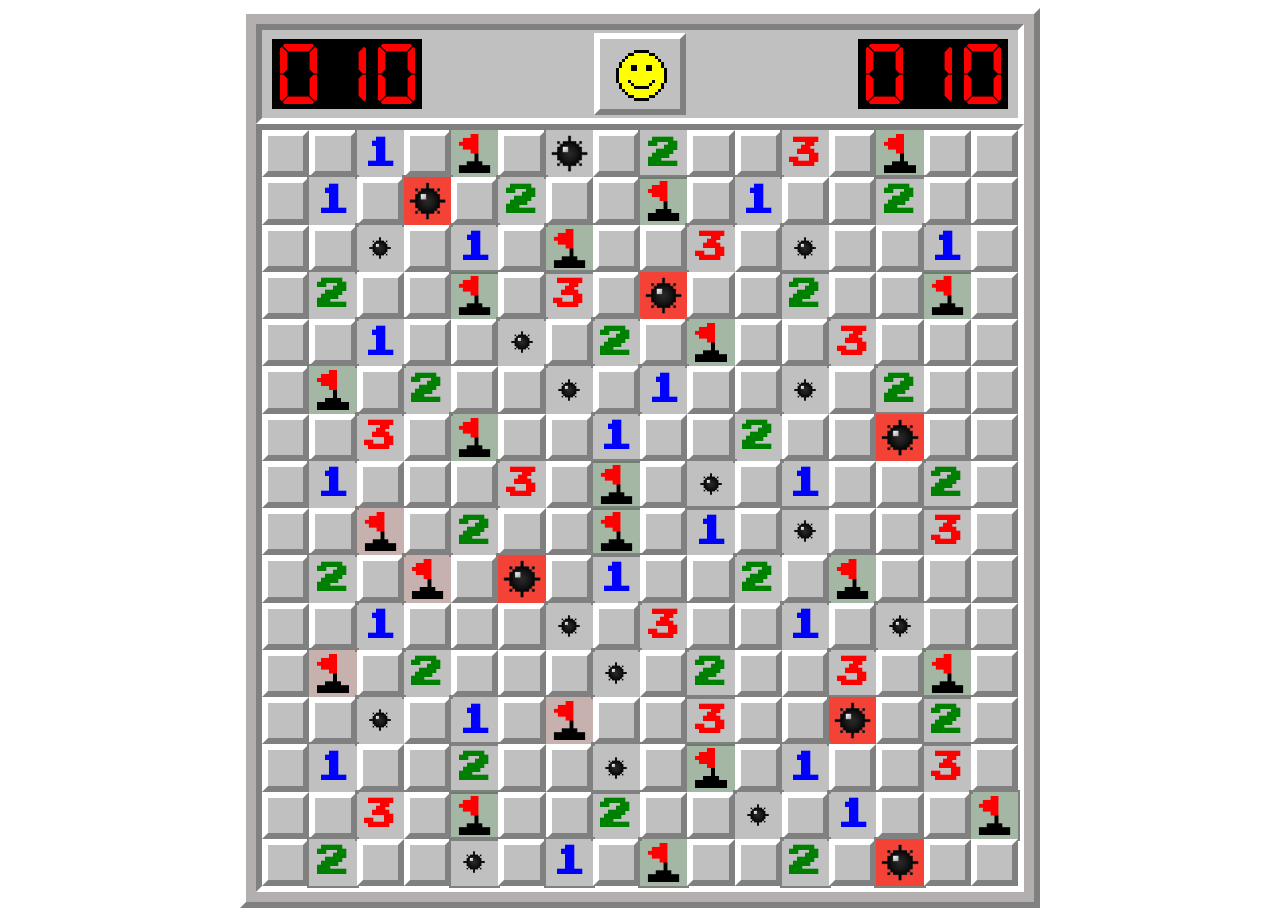
<file: ShevchenkoNikita/index.html>
<!doctype html>
<html lang="ru">
  <head>
    <meta charset="UTF-8" />
    <meta name="viewport" content="width=device-width, initial-scale=1.0" />
    <title>Сапер</title>
    <link rel="stylesheet" href="./styles.css" />
    <link
      href="https://fonts.googleapis.com/css2?family=Press+Start+2P&display=swap"
      rel="stylesheet"
    />
    <link
      href="https://fonts.googleapis.com/css2?family=Orbitron:wght@700&display=swap"
      rel="stylesheet"
    />
  </head>
  <body>
    <div class="game-container">
      <div class="inner-border">
        <header>
          <div class="game-menu">
            <div class="mines-counter-container" role="status" aria-live="polite">010</div>
            <div class="start-game-button-container">
              <button type="button" aria-label="Начать игру заново">
                <img
                  src="./assets/images/smile_default.png"
                  alt="Restart game"
                />
              </button>
            </div>
            <div class="timer-container">010</div>
          </div>
        </header>

        <main>
          <div class="game-board">
            <!-- row 1 -->
            <div class="cell closed"></div>
            <div class="cell closed"></div>
            <div class="cell opened number-1">1</div>
            <div class="cell closed"></div>
            <div class="cell flag flagged-safe">
              <img src="./assets/images/flag.png" alt="Flag" />
            </div>
            <div class="cell closed"></div>
            <div class="cell mine">
              <img src="./assets/images/mine.png" alt="Mine" />
            </div>
            <div class="cell closed"></div>
            <div class="cell opened number-2">2</div>
            <div class="cell closed"></div>
            <div class="cell closed"></div>
            <div class="cell opened number-3">3</div>
            <div class="cell closed"></div>
            <div class="cell flag flagged-safe">
              <img src="./assets/images/flag.png" alt="Flag" />
            </div>
            <div class="cell closed"></div>
            <div class="cell closed"></div>

            <!-- row 2 -->
            <div class="cell closed"></div>
            <div class="cell opened number-1">1</div>
            <div class="cell closed"></div>
            <div class="cell mine exploded">
              <img src="./assets/images/mine.png" alt="Exploded mine" />
            </div>
            <div class="cell closed"></div>
            <div class="cell opened number-2">2</div>
            <div class="cell closed"></div>
            <div class="cell closed"></div>
            <div class="cell flag flagged-safe">
              <img src="./assets/images/flag.png" alt="Flag" />
            </div>
            <div class="cell closed"></div>
            <div class="cell opened number-1">1</div>
            <div class="cell closed"></div>
            <div class="cell closed"></div>
            <div class="cell opened number-2">2</div>
            <div class="cell closed"></div>
            <div class="cell closed"></div>

            <!-- row 3 -->
            <div class="cell closed"></div>
            <div class="cell closed"></div>
            <div class="cell mine"></div>
            <div class="cell closed"></div>
            <div class="cell opened number-1">1</div>
            <div class="cell closed"></div>
            <div class="cell flag flagged-safe">
              <img src="./assets/images/flag.png" alt="Flag" />
            </div>
            <div class="cell closed"></div>
            <div class="cell closed"></div>
            <div class="cell opened number-3">3</div>
            <div class="cell closed"></div>
            <div class="cell mine"></div>
            <div class="cell closed"></div>
            <div class="cell closed"></div>
            <div class="cell opened number-1">1</div>
            <div class="cell closed"></div>

            <!-- row 4 -->
            <div class="cell closed"></div>
            <div class="cell opened number-2">2</div>
            <div class="cell closed"></div>
            <div class="cell closed"></div>
            <div class="cell flag flagged-safe">
              <img src="./assets/images/flag.png" alt="Flag" />
            </div>
            <div class="cell closed"></div>
            <div class="cell opened number-3">3</div>
            <div class="cell closed"></div>
            <div class="cell mine exploded">
              <img src="./assets/images/mine.png" alt="Exploded mine" />
            </div>
            <div class="cell closed"></div>
            <div class="cell closed"></div>
            <div class="cell opened number-2">2</div>
            <div class="cell closed"></div>
            <div class="cell closed"></div>
            <div class="cell flag flagged-safe">
              <img src="./assets/images/flag.png" alt="Flag" />
            </div>
            <div class="cell closed"></div>

            <!-- row 5 -->
            <div class="cell closed"></div>
            <div class="cell closed"></div>
            <div class="cell opened number-1">1</div>
            <div class="cell closed"></div>
            <div class="cell closed"></div>
            <div class="cell mine"></div>
            <div class="cell closed"></div>
            <div class="cell opened number-2">2</div>
            <div class="cell closed"></div>
            <div class="cell flag flagged-safe">
              <img src="./assets/images/flag.png" alt="Flag" />
            </div>
            <div class="cell closed"></div>
            <div class="cell closed"></div>
            <div class="cell opened number-3">3</div>
            <div class="cell closed"></div>
            <div class="cell closed"></div>
            <div class="cell closed"></div>

            <!-- row 6 -->
            <div class="cell closed"></div>
            <div class="cell flag flagged-safe">
              <img src="./assets/images/flag.png" alt="Flag" />
            </div>
            <div class="cell closed"></div>
            <div class="cell opened number-2">2</div>
            <div class="cell closed"></div>
            <div class="cell closed"></div>
            <div class="cell mine"></div>
            <div class="cell closed"></div>
            <div class="cell opened number-1">1</div>
            <div class="cell closed"></div>
            <div class="cell closed"></div>
            <div class="cell mine"></div>
            <div class="cell closed"></div>
            <div class="cell opened number-2">2</div>
            <div class="cell closed"></div>
            <div class="cell closed"></div>

            <!-- row 7 -->
            <div class="cell closed"></div>
            <div class="cell closed"></div>
            <div class="cell opened number-3">3</div>
            <div class="cell closed"></div>
            <div class="cell flag flagged-safe">
              <img src="./assets/images/flag.png" alt="Flag" />
            </div>
            <div class="cell closed"></div>
            <div class="cell closed"></div>
            <div class="cell opened number-1">1</div>
            <div class="cell closed"></div>
            <div class="cell closed"></div>
            <div class="cell opened number-2">2</div>
            <div class="cell closed"></div>
            <div class="cell closed"></div>
            <div class="cell mine exploded">
              <img src="./assets/images/mine.png" alt="Exploded mine" />
            </div>
            <div class="cell closed"></div>
            <div class="cell closed"></div>

            <!-- row 8 -->
            <div class="cell closed"></div>
            <div class="cell opened number-1">1</div>
            <div class="cell closed"></div>
            <div class="cell closed"></div>
            <div class="cell closed"></div>
            <div class="cell opened number-3">3</div>
            <div class="cell closed"></div>
            <div class="cell flag flagged-safe">
              <img src="./assets/images/flag.png" alt="Flag" />
            </div>
            <div class="cell closed"></div>
            <div class="cell mine"></div>
            <div class="cell closed"></div>
            <div class="cell opened number-1">1</div>
            <div class="cell closed"></div>
            <div class="cell closed"></div>
            <div class="cell opened number-2">2</div>
            <div class="cell closed"></div>

            <!-- row 9 -->
            <div class="cell closed"></div>
            <div class="cell closed"></div>
            <div class="cell flag flagged-mine">
              <img src="./assets/images/flag.png" alt="Flag on mine" />
            </div>
            <div class="cell closed"></div>
            <div class="cell opened number-2">2</div>
            <div class="cell closed"></div>
            <div class="cell closed"></div>
            <div class="cell flag flagged-safe">
              <img src="./assets/images/flag.png" alt="Flag" />
            </div>
            <div class="cell closed"></div>
            <div class="cell opened number-1">1</div>
            <div class="cell closed"></div>
            <div class="cell mine"></div>
            <div class="cell closed"></div>
            <div class="cell closed"></div>
            <div class="cell opened number-3">3</div>
            <div class="cell closed"></div>

            <!-- row 10 -->
            <div class="cell closed"></div>
            <div class="cell opened number-2">2</div>
            <div class="cell closed"></div>
            <div class="cell flag flagged-mine">
              <img src="./assets/images/flag.png" alt="Flag on mine" />
            </div>
            <div class="cell closed"></div>
            <div class="cell mine exploded">
              <img src="./assets/images/mine.png" alt="Exploded mine" />
            </div>
            <div class="cell closed"></div>
            <div class="cell opened number-1">1</div>
            <div class="cell closed"></div>
            <div class="cell closed"></div>
            <div class="cell opened number-2">2</div>
            <div class="cell closed"></div>
            <div class="cell flag flagged-safe">
              <img src="./assets/images/flag.png" alt="Flag" />
            </div>
            <div class="cell closed"></div>
            <div class="cell closed"></div>
            <div class="cell closed"></div>

            <!-- row 11 -->
            <div class="cell closed"></div>
            <div class="cell closed"></div>
            <div class="cell opened number-1">1</div>
            <div class="cell closed"></div>
            <div class="cell closed"></div>
            <div class="cell closed"></div>
            <div class="cell mine"></div>
            <div class="cell closed"></div>
            <div class="cell opened number-3">3</div>
            <div class="cell closed"></div>
            <div class="cell closed"></div>
            <div class="cell opened number-1">1</div>
            <div class="cell closed"></div>
            <div class="cell mine"></div>
            <div class="cell closed"></div>
            <div class="cell closed"></div>

            <!-- row 12 -->
            <div class="cell closed"></div>
            <div class="cell flag flagged-mine">
              <img src="./assets/images/flag.png" alt="Flag on mine" />
            </div>
            <div class="cell closed"></div>
            <div class="cell opened number-2">2</div>
            <div class="cell closed"></div>
            <div class="cell closed"></div>
            <div class="cell closed"></div>
            <div class="cell mine"></div>
            <div class="cell closed"></div>
            <div class="cell opened number-2">2</div>
            <div class="cell closed"></div>
            <div class="cell closed"></div>
            <div class="cell opened number-3">3</div>
            <div class="cell closed"></div>
            <div class="cell flag flagged-safe">
              <img src="./assets/images/flag.png" alt="Flag" />
            </div>
            <div class="cell closed"></div>

            <!-- row 13 -->
            <div class="cell closed"></div>
            <div class="cell closed"></div>
            <div class="cell mine"></div>
            <div class="cell closed"></div>
            <div class="cell opened number-1">1</div>
            <div class="cell closed"></div>
            <div class="cell flag flagged-mine">
              <img src="./assets/images/flag.png" alt="Flag on mine" />
            </div>
            <div class="cell closed"></div>
            <div class="cell closed"></div>
            <div class="cell opened number-3">3</div>
            <div class="cell closed"></div>
            <div class="cell closed"></div>
            <div class="cell mine exploded">
              <img src="./assets/images/mine.png" alt="mine" />
            </div>
            <div class="cell closed"></div>
            <div class="cell opened number-2">2</div>
            <div class="cell closed"></div>

            <!-- row 14 -->
            <div class="cell closed"></div>
            <div class="cell opened number-1">1</div>
            <div class="cell closed"></div>
            <div class="cell closed"></div>
            <div class="cell opened number-2">2</div>
            <div class="cell closed"></div>
            <div class="cell closed"></div>
            <div class="cell mine"></div>
            <div class="cell closed"></div>
            <div class="cell flag flagged-safe">
              <img src="./assets/images/flag.png" alt="Flag" />
            </div>
            <div class="cell closed"></div>
            <div class="cell opened number-1">1</div>
            <div class="cell closed"></div>
            <div class="cell closed"></div>
            <div class="cell opened number-3">3</div>
            <div class="cell closed"></div>

            <!-- row 15 -->
            <div class="cell closed"></div>
            <div class="cell closed"></div>
            <div class="cell opened number-3">3</div>
            <div class="cell closed"></div>
            <div class="cell flag flagged-safe">
              <img src="./assets/images/flag.png" alt="Flag" />
            </div>
            <div class="cell closed"></div>
            <div class="cell closed"></div>
            <div class="cell opened number-2">2</div>
            <div class="cell closed"></div>
            <div class="cell closed"></div>
            <div class="cell mine"></div>
            <div class="cell closed"></div>
            <div class="cell opened number-1">1</div>
            <div class="cell closed"></div>
            <div class="cell closed"></div>
            <div class="cell flag flagged-safe">
              <img src="./assets/images/flag.png" alt="Flag" />
            </div>

            <!-- row 16 -->
            <div class="cell closed"></div>
            <div class="cell opened number-2">2</div>
            <div class="cell closed"></div>
            <div class="cell closed"></div>
            <div class="cell mine"></div>
            <div class="cell closed"></div>
            <div class="cell opened number-1">1</div>
            <div class="cell closed"></div>
            <div class="cell flag flagged-safe">
              <img src="./assets/images/flag.png" alt="Flag" />
            </div>
            <div class="cell closed"></div>
            <div class="cell closed"></div>
            <div class="cell opened number-2">2</div>
            <div class="cell closed"></div>
            <div class="cell mine exploded">
              <img src="./assets/images/mine.png" alt="Exploded mine" />
            </div>
            <div class="cell closed"></div>
            <div class="cell closed"></div>
          </div>
        </main>
      </div>
    </div>
  </body>
</html>
</file>
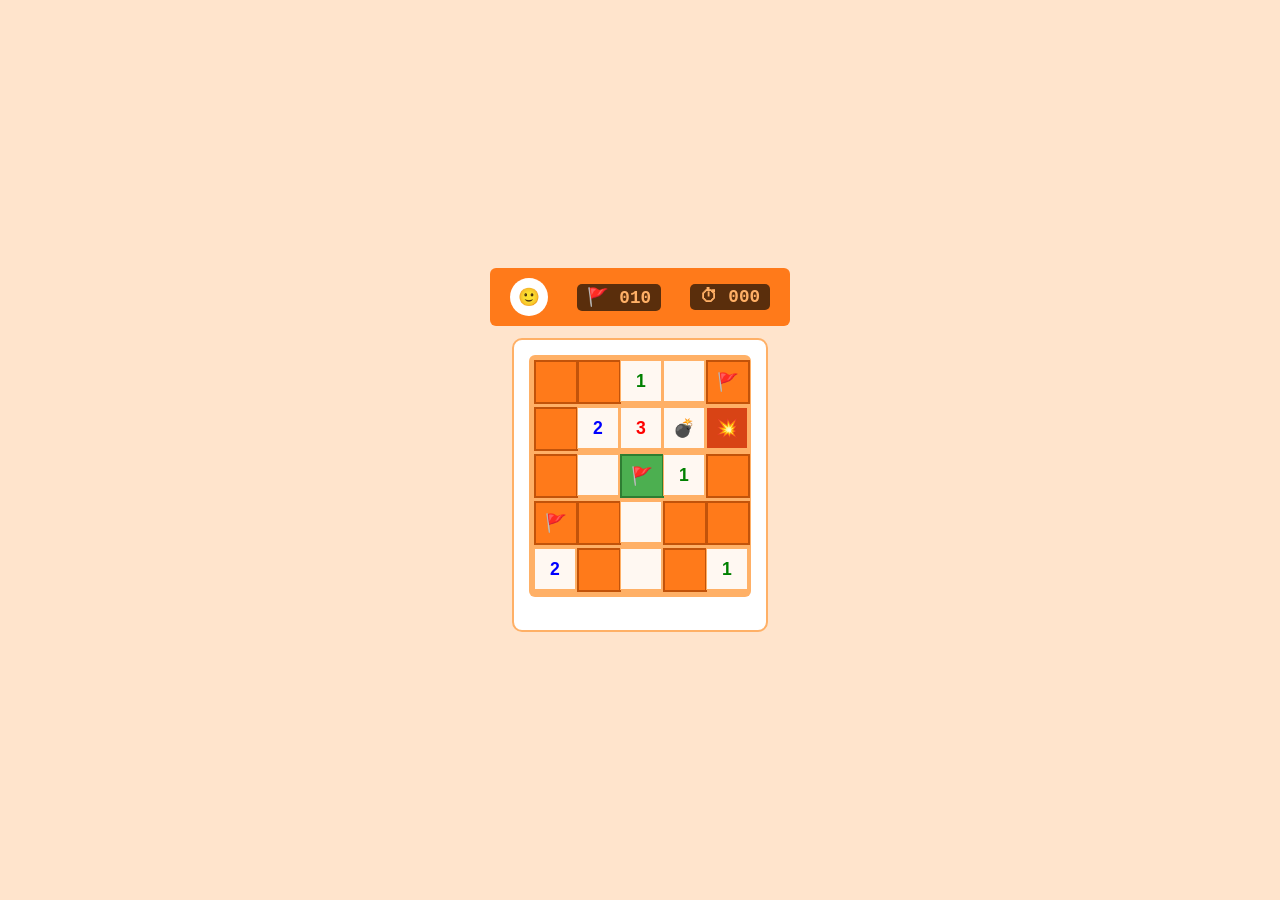
<file: UmrykhinaKseniia/index.html>
<!DOCTYPE html>
<html lang="uk">
<head>
    <meta charset="UTF-8" />
    <meta name="viewport" content="width=device-width, initial-scale=1.0" />
    <title>Minesweeper</title>
    <link rel="stylesheet" href="styles.css" />
</head>
<body>
    <header>
        <button type="button" aria-label="Restart game">🙂</button>
        <span id="mine-counter">🚩 010</span>
        <span id="timer">⏱ 000</span>
    </header>

    <main>
        <div id="board">
            <div class="cell closed"></div>
            <div class="cell closed"></div>
            <div class="cell opened num1">1</div>
            <div class="cell opened"></div>
            <div class="cell flagged"></div>

            <div class="cell closed"></div>
            <div class="cell opened num2">2</div>
            <div class="cell opened num3">3</div>
            <div class="cell mine"></div>
            <div class="cell mine boom"></div>

            <div class="cell closed"></div>
            <div class="cell opened"></div>
            <div class="cell flagged flagged-mine"></div>
            <div class="cell opened num1">1</div>
            <div class="cell closed"></div>

            <div class="cell flagged"></div>
            <div class="cell closed"></div>
            <div class="cell opened"></div>
            <div class="cell closed"></div>
            <div class="cell closed"></div>

            <div class="cell opened num2">2</div>
            <div class="cell closed"></div>
            <div class="cell opened"></div>
            <div class="cell closed"></div>
            <div class="cell opened num1">1</div>
        </div>

        <p id="game-message" role="status" aria-live="polite"></p>
    </main>
</body>
</html>
</file>
<file: BondarenkoYehor/styles.css>
:root {
  --paper: #eef2f9;
  --paper-line: rgb(47 94 209 / 8%);
  --ink: #1c2b4a;
  --muted: #657493;
  --accent: #2f5ed1;
  --closed: #dfe9f7;
  --closed-hover: #cddcf3;
  --open: #fff;
  --border: #b9cbe9;
  --danger: #cf4139;
  --danger-soft: #f8dcda;
  --success: #24895a;
}

* {
  box-sizing: border-box;
}

body {
  min-height: 100vh;
  margin: 0;
  padding: 2rem 1rem;
  color: var(--ink);
  font-family: 'IBM Plex Sans', 'Segoe UI', sans-serif;
  background-color: var(--paper);
  background-image:
    linear-gradient(var(--paper-line) 1px, transparent 1px),
    linear-gradient(90deg, var(--paper-line) 1px, transparent 1px);
  background-size: 24px 24px;
}

.sheet {
  width: min(100%, 760px);
  margin: 0 auto;
}

header {
  display: flex;
  align-items: end;
  justify-content: space-between;
  gap: 1.5rem;
  padding-bottom: 1.25rem;
  border-bottom: 2px solid var(--ink);
}

h1 {
  margin: 0;
  font-size: clamp(1.6rem, 4vw, 2.2rem);
}

h1 span {
  display: block;
  margin-top: 0.35rem;
  color: var(--muted);
  font: 0.8rem 'IBM Plex Mono', monospace;
}

.controls {
  display: flex;
  flex-wrap: wrap;
  justify-content: end;
  align-items: center;
  gap: 0.55rem;
}

.badge {
  display: flex;
  align-items: center;
  gap: 0.4rem;
  min-width: 6.5rem;
  padding: 0.55rem 0.7rem;
  background: var(--open);
  border: 1px solid var(--border);
  border-radius: 0.35rem;
  color: var(--ink);
  font: 600 0.78rem 'IBM Plex Mono', monospace;
}

.badge-icon {
  color: var(--accent);
}

#flags-counter .badge-icon {
  color: var(--danger);
}

.mode-toggle {
  display: flex;
  align-items: center;
  overflow: hidden;
  border: 1px solid var(--border);
  border-radius: 0.35rem;
  background: var(--open);
}

.mode-toggle-option {
  display: grid;
  place-items: center;
  width: 2.35rem;
  height: 2.35rem;
  color: var(--muted);
  font-size: 1rem;
}

.mode-toggle-option + .mode-toggle-option {
  border-left: 1px solid var(--border);
}

#restart {
  padding: 0.75rem 0.9rem;
  border: 1px solid var(--ink);
  border-radius: 0.35rem;
  background: var(--ink);
  color: #fff;
  font: 600 0.8rem 'IBM Plex Sans', sans-serif;
}

main {
  padding-top: 1.5rem;
}

.board {
  display: grid;
  grid-template-columns: repeat(9, minmax(0, 1fr));
  gap: 3px;
  width: min(100%, 520px);
  margin: 0 auto;
  padding: 4px;
  background: var(--ink);
  border-radius: 0.45rem;
}

.cell {
  position: relative;
  display: grid;
  place-items: center;
  aspect-ratio: 1;
  min-width: 0;
  overflow: hidden;
  border-radius: 0.12rem;
  font: 700 clamp(0.85rem, 2.7vw, 1.2rem) 'IBM Plex Mono', monospace;
  user-select: none;
}

.cover,
.content {
  grid-area: 1 / 1;
}

.closed {
  background: var(--closed);
  border: 1px solid var(--border);
  box-shadow: inset 0 1px 0 rgb(255 255 255 / 65%);
}

.closed:hover {
  background: var(--closed-hover);
}

.closed .content {
  opacity: 0;
}

.open {
  background: var(--open);
  border: 1px solid var(--border);
}

.open .cover {
  display: none;
}

.empty .content {
  opacity: 0;
}

.count-1 .content {
  color: var(--accent);
}

.count-2 .content {
  color: var(--success);
}

.count-3 .content {
  color: var(--danger);
}

.flagged {
  background: var(--closed);
  border: 1px solid var(--border);
  color: var(--danger);
}

.flagged .content,
.flagged-mine .content {
  opacity: 1;
}

.flagged-mine {
  background: var(--danger-soft);
  border: 1px solid var(--border);
  color: var(--success);
}

.flagged-mine .cover {
  display: none;
}

.mine {
  background: var(--ink);
  border: 1px solid var(--ink);
  color: #fff;
}

.mine .cover {
  display: none;
}

.mine .content {
  opacity: 1;
}

.triggered-mine {
  background: var(--danger);
  border: 1px solid var(--danger);
  color: #fff;
  box-shadow: 0 0 0 2px rgb(207 65 57 / 18%);
}

.triggered-mine .cover {
  display: none;
}

.triggered-mine .content {
  opacity: 1;
}

.wrong-flag {
  background: var(--danger-soft);
  border: 1px solid var(--danger);
  color: var(--danger);
}

.wrong-flag .cover {
  display: none;
}

.wrong-flag::after {
  content: '×';
  position: absolute;
  right: 6%;
  bottom: 3%;
  font-size: 0.55em;
  font-weight: 700;
}

@media (width <= 650px) {
  header {
    align-items: start;
    flex-direction: column;
  }

  .controls {
    justify-content: start;
    width: 100%;
  }

  #restart {
    flex: 1;
  }
}

@media (width <= 430px) {
  body {
    padding: 1rem 0.65rem;
  }

  .badge {
    min-width: 0;
    flex: 1;
  }

  .board {
    gap: 2px;
    padding: 3px;
  }
}

#game-message {
  margin: 16px 0 0;
  padding: 10px 14px;
  border: 1px solid var(--danger);
  border-radius: 6px;
  background: var(--danger-soft);
  color: var(--danger);
  font-size: 14px;
  font-weight: 600;
  text-align: center;
  box-shadow: 0 2px 6px rgb(207 65 57 / 8%);
}
</file>
<file: DubinaPetro/styles.css>
:root {
  /* кольори  інтерфейсу */
  --panel: #c6c6c6;
  --ink: #111;
  --muted: #555;
  --closed: #c0c0c0;
  --open: #bdbdbd;
  --open-border: #999;
  --danger: #d44336;
  --danger-dark: #962519;
  --shadow: 0 8px 18px rgb(0 0 0 / 30%);
  --board-columns: 8;
  --cell-min: 28px;
  --cell-min-mobile: 26px;
}

* {
  /* розміри містять рамки та відступи */
  box-sizing: border-box;
}

body {
  /* фон навколо панелі */
  margin: 0;
  min-height: 100vh;
  font-family: Arial, Helvetica, sans-serif;
  color: var(--ink);
  background: #808080;
}

button {
  font: inherit;
}

.game-shell {
  /* центрування */
  min-height: 100vh;
  display: grid;
  place-items: center;
  padding: 16px;
}

.game-card {
  /* зовнішній корпус */
  width: min(100%, 560px);
  padding: 12px;
  border: 3px solid;
  border-color: #fff #404040 #404040 #fff;
  border-radius: 4px;
  background: var(--panel);
  box-shadow: var(--shadow);
}

.game-header {
  /* панель сапера */
  display: grid;
  grid-template-columns: 1fr auto 1fr;
  gap: 10px;
  padding: 10px;
  border: 3px solid;
  border-color: #777 #fff #fff #777;
  background: #c0c0c0;
  align-items: center;
}

.status-panel,
.start-button {
  min-height: 58px;
  border-radius: 0;
}

.status-panel {
  /* чорне табло з цифрами */
  display: grid;
  place-items: center;
  padding: 4px 7px;
  border: 3px solid;
  border-color: #404040 #fff #fff #404040;
  background: #000;
}

.status-label {
  position: absolute;
  width: 1px;
  height: 1px;
  overflow: hidden;
  clip: rect(0 0 0 0);
}

.status-value {
  margin: 0;
  font-family: "Courier New", Courier, monospace;
  font-size: clamp(1.55rem, 6vw, 2.2rem);
  font-weight: 700;
  line-height: 1;
  letter-spacing: 0.08em;
  color: #f00;
  text-shadow: 2px 0 #8b0000;
}

.start-button {
  /* центральна кнопка */
  display: grid;
  place-items: center;
  width: 58px;
  min-width: 58px;
  padding: 0;
  border: 3px solid;
  border-color: #fff #404040 #404040 #fff;
  background: #c0c0c0;
  cursor: pointer;
}

.start-button:hover {
  background: #d0d0d0;
}

.start-button:active {
  border-color: #404040 #fff #fff #404040;
}

.face {
  width: 32px;
  height: 32px;
  display: block;
  object-fit: contain;
}

.game-title {
  position: absolute;
  width: 1px;
  height: 1px;
  overflow: hidden;
  clip: rect(0 0 0 0);
}

.board {
  /* поле з рамкою */
  display: grid;
  grid-template-columns: repeat(var(--board-columns), minmax(var(--cell-min), 1fr));
  gap: 0;
  width: 100%;
  padding: 3px;
  border: 6px solid;
  border-color: #777 #fff #fff #777;
  border-radius: 3px;
  background: #c0c0c0;
}

.cell {
  /* = кнопка = */
  position: relative;
  display: grid;
  place-items: center;
  aspect-ratio: 1;
  min-width: 0;
  border: 4px solid;
  border-color: #fff #7b7b7b #7b7b7b #fff;
  border-radius: 0;
  font-size: clamp(1rem, 5vw, 1.55rem);
  font-weight: 800;
  line-height: 1;
  cursor: pointer;
  user-select: none;
}

.cell:focus-visible {
  outline: 3px solid rgb(19 125 111 / 35%);
  outline-offset: 2px;
}

.cell-closed,
.cell-flag,
.cell-question {
  /* закрита клітинка */
  background: var(--closed);
  box-shadow: none;
}

.cell-question {
  color: #111;
  content: "";
}

.cell-closed:hover,
.cell-flag:hover,
.cell-question:hover {
  filter: brightness(1.05);
}

.cell-open {
  /* відкрита клітинка */
  color: var(--muted);
  background: var(--open);
  border: 4px solid var(--open-border);
  box-shadow: inset 0 2px 4px rgb(52 68 76 / 8%);
  cursor: default;
}

.cell-one {
  color: #1867b7;
}

.cell-two {
  color: #2c8f56;
}

.cell-three {
  color: #c43d31;
}

.cell-four {
  color: #000083;
}

.cell-five {
  color: #881212;
}

.cell-six {
  color: #008284;
}

.cell-seven {
  color: #d501e8;
}

.cell-eight {
  color: #f6fa00;
}

.cell-flag::before {
  /* прапор */
  content: "";
  position: absolute;
  inset: 17%;
  background: url("assets/flag.png") center / contain no-repeat;
  image-rendering: pixelated;
}

.cell-flag.cell-mine::before {
  inset: 14%;
  background-image: url("assets/mine.png");
}

.cell-flag.cell-mine::after {
  content: "";
  position: absolute;
  inset: 17%;
  background: url("assets/flag.png") center / contain no-repeat;
  image-rendering: pixelated;
}

.cell-mine::before {
  content: "";
  position: absolute;
  inset: 14%;
  background: url("assets/mine.png") center / contain no-repeat;
  image-rendering: pixelated;
}

.cell-exploded {
  /* міна після натискання */
  background: var(--danger);
  border-color: var(--danger-dark);
  box-shadow: inset 0 0 0 3px rgb(255 255 255 / 28%);
}

.cell-exploded::before {
  background-image: url("assets/mine-hit.png");
}

@media (width <= 480px) {
  .game-shell {
    padding: 14px;
  }

  .game-header {
    grid-template-columns: 1fr auto 1fr;
  }

  .start-button {
    grid-column: auto;
    grid-row: auto;
    width: 52px;
    min-width: 52px;
  }

  .board {
    grid-template-columns: repeat(var(--board-columns), minmax(var(--cell-min-mobile), 1fr));
  }
}
</file>
<file: FedorchenkoDaria/styles.css>
:root {
  --pink: #c51f5d;
  --blue: #243447;
  --navy: #141d26;
  --cream: #e2e2d2;

  --pink-soft: color-mix(in srgb, var(--pink) 55%, var(--navy));
  --blue-soft: color-mix(in srgb, var(--blue) 70%, var(--cream));
  --cream-dim: color-mix(in srgb, var(--cream) 70%, var(--navy));

  --radius-s: 6px;
  --radius-m: 12px;
  --radius-l: 20px;

  --gap: clamp(4px, 1.2vw, 8px);
  --cell-size: clamp(34px, 9vw, 52px);

  font-size: 16px;
}

*,
*::before,
*::after {
  box-sizing: border-box;
}

body {
  margin: 0;
  min-height: 100vh;
  display: flex;
  align-items: center;
  justify-content: center;
  padding: 32px 16px;
  background: var(--navy);
  font-family: Outfit, system-ui, sans-serif;
  color: var(--cream);
}

.game {
  width: 100%;
  max-width: 520px;
  display: flex;
  flex-direction: column;
  gap: 20px;
}

.game-header {
  display: flex;
  align-items: center;
  justify-content: space-between;
  gap: 12px;
  padding: 14px 18px;
  background: var(--blue);
  border: 1px solid color-mix(in srgb, var(--cream) 12%, transparent);
  border-radius: var(--radius-l);
  box-shadow: 0 12px 30px -14px rgb(0 0 0 / 60%);
}

.counter {
  display: flex;
  align-items: center;
  gap: 8px;
  min-width: 84px;
  padding: 8px 12px;
  background: var(--navy);
  border-radius: var(--radius-m);
  font-variant-numeric: tabular-nums;
  font-weight: 600;
  letter-spacing: 0.04em;
}

.counter-value {
  font-size: 1.1rem;
}

.counter-icon {
  width: 18px;
  height: 18px;
  flex-shrink: 0;
  stroke: var(--pink);
}

.counter:last-child .counter-icon {
  stroke: var(--cream);
}

.restart-btn {
  width: 46px;
  height: 46px;
  flex-shrink: 0;
  border: none;
  border-radius: 50%;
  background: var(--pink);
  color: var(--cream);
  cursor: pointer;
  display: grid;
  place-items: center;
  padding: 0;
  transition:
    transform 0.15s ease,
    background 0.15s ease;
}

.restart-btn:hover {
  background: var(--pink-soft);
  transform: translateY(-1px);
}

.restart-btn:active {
  transform: translateY(0) scale(0.95);
}

.restart-btn-icon {
  width: 22px;
  height: 22px;
  stroke: var(--cream);
  fill: var(--cream);
  margin-left: 2px;
  transition: transform 0.2s ease;
}

.restart-btn:hover .restart-btn-icon {
  transform: scale(1.1);
}

.board {
  display: flex;
  flex-direction: column;
  gap: var(--gap);
  padding: 16px;
  background: var(--blue);
  border: 1px solid color-mix(in srgb, var(--cream) 12%, transparent);
  border-radius: var(--radius-l);
  box-shadow: 0 20px 40px -20px rgb(0 0 0 / 70%);
}

.board-row {
  display: flex;
  gap: var(--gap);
}

.cell {
  width: var(--cell-size);
  height: var(--cell-size);
  flex: 1 1 0;
  display: grid;
  place-items: center;
  border: none;
  border-radius: var(--radius-s);
  font-family: inherit;
  font-weight: 700;
  font-size: clamp(0.85rem, 2.6vw, 1.05rem);
  padding: 0;
  position: relative;
  transition:
    transform 0.15s ease,
    filter 0.15s ease;
}

.cell[data-state="closed"],
.cell[data-state="flag-safe"],
.cell[data-state="flag-mine"] {
  background: var(--blue-soft);
  box-shadow:
    inset 2px 2px 0 color-mix(in srgb, var(--cream) 18%, transparent),
    inset -2px -2px 0 rgb(0 0 0 / 35%);
  cursor: pointer;
}

.cell[data-state="closed"]:hover,
.cell[data-state="flag-safe"]:hover,
.cell[data-state="flag-mine"]:hover {
  filter: brightness(1.15);
  transform: translateY(-1px);
}

.cell[data-state="closed"]:active,
.cell[data-state="flag-safe"]:active,
.cell[data-state="flag-mine"]:active {
  transform: translateY(0) scale(0.95);
}

.cell[data-state="open"],
.cell[data-state="mine"],
.cell[data-state="mine-exploded"] {
  background: var(--cream-dim);
  color: var(--navy);
  cursor: default;
  box-shadow: inset 0 0 0 1px color-mix(in srgb, var(--navy) 12%, transparent);
}

.cell[data-count="1"] {
  color: var(--blue);
}

.cell[data-count="2"] {
  color: color-mix(in srgb, var(--blue) 60%, var(--navy));
}

.cell[data-count="3"] {
  color: var(--pink);
}

.cell[data-count="4"] {
  color: color-mix(in srgb, var(--pink) 65%, var(--navy));
}

.cell[data-count="5"] {
  color: color-mix(in srgb, var(--pink) 80%, var(--blue));
}

.cell[data-count="6"] {
  color: color-mix(in srgb, var(--blue) 40%, var(--navy));
}

.cell[data-count="7"] {
  color: var(--navy);
}

.cell[data-count="8"] {
  color: color-mix(in srgb, var(--navy) 70%, var(--pink));
}

.cell[data-state="flag-safe"]::before,
.cell[data-state="flag-mine"]::before,
.cell[data-state="mine"]::before,
.cell[data-state="mine-exploded"]::before {
  content: "";
  background-size: contain;
  background-repeat: no-repeat;
  background-position: center;
}

.cell[data-state="flag-safe"]::before,
.cell[data-state="flag-mine"]::before {
  width: 55%;
  height: 55%;
  background-image: url("data:image/svg+xml,%3Csvg xmlns='http://www.w3.org/2000/svg' viewBox='0 0 24 24' fill='none' stroke='%23c51f5d' stroke-width='2.5' stroke-linecap='round' stroke-linejoin='round'%3E%3Cpath d='M4 22V4a1 1 0 0 1 .4-.8A6 6 0 0 1 8 2c3 0 5 2 7.333 2q2 0 3.067-.8A1 1 0 0 1 20 4v10a1 1 0 0 1-.4.8A6 6 0 0 1 16 16c-3 0-5-2-8-2a6 6 0 0 0-4 1.528'/%3E%3C/svg%3E");
}

.cell[data-state="mine"]::before {
  width: 60%;
  height: 60%;
  background-image: url("data:image/svg+xml,%3Csvg xmlns='http://www.w3.org/2000/svg' viewBox='0 0 24 24' fill='none' stroke='%23141d26' stroke-width='2' stroke-linecap='round' stroke-linejoin='round'%3E%3Ccircle cx='11' cy='13' r='9'/%3E%3Cpath d='M14.35 4.65 16.3 2.7a2.41 2.41 0 0 1 3.4 0l1.6 1.6a2.4 2.4 0 0 1 0 3.4l-1.95 1.95'/%3E%3Cpath d='m22 2-1.5 1.5'/%3E%3C/svg%3E");
}

.cell[data-state="mine-exploded"] {
  background: var(--pink);
}

.cell[data-state="mine-exploded"]::before {
  width: 60%;
  height: 60%;
  background-image: url("data:image/svg+xml,%3Csvg xmlns='http://www.w3.org/2000/svg' viewBox='0 0 24 24' fill='%23e2e2d2' stroke='%23e2e2d2' stroke-width='2' stroke-linecap='round' stroke-linejoin='round'%3E%3Cpath d='M8.5 14.5A2.5 2.5 0 0 0 11 12c0-1.38-.5-2-1-3-1.072-2.143-.224-4.054 2-6 .5 2.5 2 4.9 4 6.5 2 1.6 3 3.5 3 5.5a7 7 0 1 1-14 0c0-1.153.433-2.294 1-3a2.5 2.5 0 0 0 2.5 2.5z'/%3E%3C/svg%3E");
}
</file>
<file: HaponenkoMaria/styles.css>
@import url('https://fonts.googleapis.com/css2?family=VT323&display=swap');

:root {
  --board-columns: 9;
  --cell-size: 60px;
  --cell-font-size: 30px;
}

* {
  box-sizing: border-box;
  margin: 0;
  padding: 0;
}

body {
  display: flex;
  justify-content: center;
  align-items: center;
  min-height: 100vh;
  background-color: #fdf0f5;
  padding: 20px 10px;
}

button {
  border: none;
  background: none;
  cursor: pointer;
  padding: 0;
}

#game-info {
  display: flex;
  justify-content: center;
  align-items: center;
  gap: 40px;
}

#start-button {
  padding: 5px;
  height: 120px;
  width: 120px;
  box-shadow: 3px 6px 0 rgb(2 54 32 / 50%);
  border-radius: 10px;
}

#start-button:active {
  transform: translateY(2px);
  box-shadow: 1px 2px 0 rgb(2 54 32 / 50%);
}

#btn-img {
  height: 100%;
  width: 100%;
  object-fit: contain;
  border-radius: 8px;
}

#game-board {
  display: grid;
  grid-template-columns: repeat(var(--board-columns), 1fr);
  grid-template-rows: repeat(var(--board-columns), 1fr);
  gap: 2px;
  width: fit-content;
  margin-top: 20px;
}

.cell {
  width: var(--cell-size);
  height: var(--cell-size);
  box-shadow: 3px 6px 0 rgb(2 54 32 / 50%);
  border-radius: 10px;
  background-color: #c0f1ce;
}

.cell-revealed {
  background-color: #f6b7db;
  background-image: url('pictures/safe_cell.png');
  background-size: cover;
  background-position: center;
  box-shadow: -1px -1px 4px rgb(2 54 32 / 50%);
}

.cell-revealed-num {
  background-color: #f6b7db;
  box-shadow: -1px -1px 4px rgb(2 54 32 / 50%);
  font-family: 'VT323', monospace;
  font-weight: 400;
  font-size: var(--cell-font-size);
  display: flex;
  align-items: center;
  justify-content: center;
}

.cell[data-value='1']::after {
  content: '1';
  color: blue;
}

.cell[data-value='2']::after {
  content: '2';
  color: green;
}

.cell[data-value='3']::after {
  content: '3';
  color: red;
}

.cell[data-value='4']::after {
  content: '4';
  color: purple;
}

.cell[data-value='5']::after {
  content: '5';
  color: maroon;
}

.cell[data-value='6']::after {
  content: '6';
  color: turquoise;
}

.cell[data-value='7']::after {
  content: '7';
  color: black;
}

.cell[data-value='8']::after {
  content: '8';
  color: brown;
}

.cell-flagged {
  background-image: url('pictures/flagged_cell.png');
  background-size: cover;
  background-position: center;
}

.cell-flagged-wrong {
  background-image: url('pictures/flagged_wrong_cell.png');
  background-size: cover;
  background-position: center;
  background-color: #f6b7db;
  box-shadow: -1px -1px 4px rgb(2 54 32 / 50%);
}

.cell-mine {
  background-image: url('pictures/mine_cell.png');
  background-size: contain;
  background-repeat: no-repeat;
  background-position: center;
  background-color: #f6b7db;
  box-shadow: -1px -1px 4px rgb(2 54 32 / 50%);
}

.cell-mine-exploded {
  background-image: url('pictures/mine_cell.png');
  background-size: contain;
  background-repeat: no-repeat;
  background-position: center;
  background-color: #664759;
  box-shadow: -1px -1px 4px rgb(2 54 32 / 50%);
}

#mines-count,
#timer {
  font-size: 60px;
  font-family: 'VT323', monospace;
  font-weight: 400;
  background-color: #f6b7db;
  padding: 20px;
  border-radius: 10px;
  min-width: 80px;
  text-align: center;
}

/* Адаптивність під невеликі екрани */
@media (width <= 600px) {
  :root {
    --cell-size: 34px;
    --cell-font-size: 24px;
  }

  #game-info {
    gap: 15px;
  }

  #mines-count,
  #timer {
    font-size: 36px;
    padding: 6px 10px;
    min-width: 50px;
  }

  #start-button {
    height: 70px;
    width: 70px;
    box-shadow: 2px 4px 0 rgb(2 54 32 / 50%);
  }

  .cell {
    border-radius: 5px;
  }
}

/* Запобігаємо виділенню тексту при частих кліках */
#minesweeper {
  user-select: none;
}

/* Ефект натискання виключно для початкової закритої клітинки */
.cell:not([class*='-']):active {
  transform: translateY(2px);
  box-shadow: 1px 2px 0 rgb(2 54 32 / 50%);
}

/* Відкриті клітинки та міни не реагують на курсор як кнопки */
.cell[class*='-revealed'],
.cell[class*='-mine'],
.cell[class*='-flagged-wrong'] {
  cursor: default;
}
</file>
<file: IsaievaAnna/styles.css>
:root {
  --cell-size: 3.1rem;
  --board-columns: 9;

  --page-bg: #eef7ff;
  --card-bg: #fff;
  --header-bg: #dbeafe;

  --closed-cell: #cfe6f7;
  --closed-cell-hover: #b8d8ef;
  --open-cell: #f8fbff;

  --flagged-cell: #d9c2ff;
  --flagged-mine: #8f5bd8;
  --flagged-mine-hover: #7d4ac9;
  --flag-hover: #dbcfef;
  --mine-cell: #ffc2d1;
  --danger-color: #900020;

  --cell-font-size: 1.25rem;
  --cell-font-family: "Segoe UI", arial, sans-serif;

  --text-color: #28445a;
  --page-gradient-end: #fceff6;

  --status-bg: #fff;
  --restart-bg: #bfd9ef;
  --restart-hover: #abcde8;

  --title-color: #243b53;
  --board-bg: #b9d3e6;

  --flag-color: #5f3f94;
  --mine-color: #8a2340;

  --number-one: #4f7ecf;
  --number-two: #4f9a70;
  --number-three: #d46b86;

  --focus-color: #6aa3d8;
  --light-text: #fff;

  --transition-fast: 0.1s;
  --transition-standard: 0.15s;

  --shadow: 0 0.75rem 2rem rgb(70 110 145 / 18%);
}

* {
  box-sizing: border-box;
}

body {
  margin: 0;
  min-height: 100vh;
  display: flex;
  justify-content: center;
  align-items: flex-start;
  padding: 4rem 1rem;
  font-family: arial, sans-serif;
  background: linear-gradient(135deg, var(--page-bg), var(--page-gradient-end));
  color: var(--text-color);
}

.game-status {
  display: flex;
  align-items: center;
  justify-content: space-between;
  gap: 1rem;
  width: 100%;
  padding: 0.85rem 1rem;
  background: var(--header-bg);
  border-radius: 0.9rem;
}

.status-item {
  margin: 0;
  min-width: 4.5rem;
  padding: 0.4rem 0.65rem;
  border-radius: 0.65rem;
  background: var(--status-bg);
  font-size: 0.95rem;
  font-weight: 700;
  text-align: center;
}

.restart-button {
  width: 3rem;
  height: 3rem;
  padding: 0;
  border: none;
  border-radius: 0.75rem;
  background: var(--restart-bg);
  color: var(--text-color);
  font-size: 1.3rem;
  cursor: pointer;
  transition:
    transform var(--transition-standard) ease,
    background var(--transition-standard) ease;
}

.restart-button:hover {
  background: var(--restart-hover);
}

.restart-button:active {
  transform: scale(0.95);
}

.game {
  width: fit-content;
  padding: 1.75rem;
  background: var(--card-bg);
  border-radius: 1.25rem;
  box-shadow: var(--shadow);
}

.game-header {
  margin-bottom: 1rem;
}

.game-title {
  margin: 0 0 1.25rem;
  font-size: 1.9rem;
  font-weight: 700;
  letter-spacing: 0.02em;
  text-align: center;
  color: var(--title-color);
}

.game-board {
  display: grid;
  grid-template-columns: repeat(var(--board-columns), var(--cell-size));
  gap: 0.18rem;
  padding: 0.45rem;
  background: var(--board-bg);
  border-radius: 0.85rem;
}

.cell {
  width: var(--cell-size);
  height: var(--cell-size);
  padding: 0;
  border: none;
  border-radius: 0.5rem;
  font-family: var(--cell-font-family);
  font-size: var(--cell-font-size);
  font-weight: 700;
  cursor: pointer;
  transition:
    transform var(--transition-fast) ease,
    background var(--transition-standard) ease;
}

.cell-closed {
  background: var(--closed-cell);
}

.cell-flagged {
  background: var(--flagged-cell);
  color: var(--flag-color);
}

.cell-flagged.cell-mine {
  background: var(--flagged-mine);
  color: var(--light-text);
}

.cell-open {
  background: var(--open-cell);
}

.cell-mine {
  background: var(--mine-cell);
  color: var(--mine-color);
}

.cell-mine-hit {
  background: var(--danger-color);
  color: var(--light-text);
}

.cell-closed:hover {
  background: var(--closed-cell-hover);
}

.cell-flagged:hover {
  background: var(--flag-hover);
}

.cell-flagged.cell-mine:hover {
  background: var(--flagged-mine-hover);
}

.cell-closed:active,
.cell-flagged:active {
  transform: scale(0.95);
}

.cell-number-1 {
  color: var(--number-one);
}

.cell-number-2 {
  color: var(--number-two);
}

.cell-number-3 {
  color: var(--number-three);
}

.cell:focus-visible,
.restart-button:focus-visible {
  outline: 3px solid var(--focus-color);
  outline-offset: 2px;
}

@media (width <= 600px) {
  :root {
    --cell-size: min(3.1rem, calc((100vw - 6.5rem) / 9));
  }

  body {
    padding: 2rem 1rem;
  }

  .game {
    padding: 1rem;
  }

  .game-title {
    font-size: 1.6rem;
  }

  .game-status {
    gap: 0.5rem;
    padding: 0.75rem;
  }

  .status-item {
    min-width: 0;
    padding: 0.4rem 0.55rem;
    font-size: 0.9rem;
  }

  .restart-button {
    width: 2.7rem;
    height: 2.7rem;
  }
}
</file>
<file: KhomychenkoValeriia/styles.css>
/* ==========================================================================
   Базові налаштування та змінні теми
   ========================================================================== */
:root {
    --bg-page: #e8ecf2;
    --panel-bg: #c0c0c0;
    --border-light: #fff;
    --border-shadow: #7b7b7b;
    --border-dark: #404040;

    --cell-size: 38px;
    --board-columns: 8;

    /* Класичні кольори числових позначок Сапера */
    --num-1: #00f;
    --num-2: #017e00;
    --num-3: #f00;
    --num-4: #010080;
    --num-5: #810101;
    --num-6: #008080;
    --num-7: #000;
    --num-8: #808080;
}

* {
    box-sizing: border-box;
    margin: 0;
    padding: 0;
}

body {
    font-family: -apple-system, BlinkMacSystemFont, "Segoe UI", Roboto, sans-serif;
    background-color: var(--bg-page);
    min-height: 100vh;
    display: flex;
    justify-content: center;
    align-items: center;
    padding: 20px;
}

/* ==========================================================================
   Контейнер гри (Головна картка)
   ========================================================================== */
.game-wrapper {
    display: flex;
    justify-content: center;
    width: 100%;
}

.minesweeper-card {
    background-color: var(--panel-bg);
    padding: 12px;
    border-top: 4px solid var(--border-light);
    border-left: 4px solid var(--border-light);
    border-right: 4px solid var(--border-shadow);
    border-bottom: 4px solid var(--border-shadow);
    box-shadow: 0 10px 25px rgb(0 0 0 / 20%);
    user-select: none;
}

/* ==========================================================================
   Хедер: Таймер, кнопка та індикатор
   ========================================================================== */
.game-header {
    display: flex;
    justify-content: space-between;
    align-items: center;
    padding: 10px 14px;
    margin-bottom: 12px;
    background-color: var(--panel-bg);
    border-top: 3px solid var(--border-shadow);
    border-left: 3px solid var(--border-shadow);
    border-right: 3px solid var(--border-light);
    border-bottom: 3px solid var(--border-light);
}

/* Електронне табло (LED / Сегментний дисплей) */
.digital-display {
    background: #000;
    color: #ff073a;
    font-family: "Share Tech Mono", monospace;
    font-size: 28px;
    line-height: 1;
    padding: 4px 8px;
    border-top: 2px solid var(--border-shadow);
    border-left: 2px solid var(--border-shadow);
    border-right: 2px solid var(--border-light);
    border-bottom: 2px solid var(--border-light);
    letter-spacing: 2px;
}

/* Кнопка рестарту зі смайликом */
.reset-btn {
    width: 44px;
    height: 44px;
    font-size: 22px;
    background-color: var(--panel-bg);
    cursor: pointer;
    border-top: 3px solid var(--border-light);
    border-left: 3px solid var(--border-light);
    border-right: 3px solid var(--border-shadow);
    border-bottom: 3px solid var(--border-shadow);
    display: flex;
    justify-content: center;
    align-items: center;
    outline: none;
    transition: transform 0.05s ease;
}

.reset-btn:hover {
    background-color: #d1d1d1;
}

.reset-btn:active {
    border-top: 3px solid var(--border-shadow);
    border-left: 3px solid var(--border-shadow);
    border-right: 3px solid var(--border-light);
    border-bottom: 3px solid var(--border-light);
}

.reset-btn .face-icon {
    transform: translateY(-1px);
}

/* ==========================================================================
   Ігрове поле та сітка
   ========================================================================== */
.board {
    display: grid;
    grid-template-columns: repeat(var(--board-columns), var(--cell-size));
    grid-template-rows: repeat(6, var(--cell-size));
    gap: 1px;
    background-color: var(--border-shadow);
    border-top: 3px solid var(--border-shadow);
    border-left: 3px solid var(--border-shadow);
    border-right: 3px solid var(--border-light);
    border-bottom: 3px solid var(--border-light);
}

/* Базовий стиль клітинки */
.cell {
    width: 100%;
    height: 100%;
    font-family: Arial, Helvetica, sans-serif;
    font-size: 19px;
    font-weight: 800;
    display: flex;
    align-items: center;
    justify-content: center;
    background-color: var(--panel-bg);
    border: none;
    padding: 0;
}

/* 1. Стан: Закрита клітинка (об'ємна) */
.cell.closed {
    border-top: 3px solid var(--border-light);
    border-left: 3px solid var(--border-light);
    border-right: 3px solid var(--border-shadow);
    border-bottom: 3px solid var(--border-shadow);
    cursor: pointer;
}

.cell.closed:hover {
    filter: brightness(1.05);
}

.cell.closed:active {
    border-top: 1px solid var(--border-shadow);
    border-left: 1px solid var(--border-shadow);
    border-right: 1px solid #c0c0c0;
    border-bottom: 1px solid #c0c0c0;
}

/* 2. Стан: Відкрита клітинка (пласка з тонкою рамкою) */
.cell.open {
    border: 1px solid #999;
    background-color: #d6d6d6;
}

/* 3. Стан: Прапорець (на міні) */
.cell.flagged {
    font-size: 16px;
}

/* 4. Стан: Помилковий прапорець (без міни) */
.cell.flagged-wrong {
    position: relative;
    font-size: 16px;
}

.cell.flagged-wrong::after {
    content: "❌";
    position: absolute;
    font-size: 14px;
    opacity: 0.85;
}

/* 5. Стан: Звичайна міна */
.cell.mine {
    font-size: 16px;
    background-color: #d6d6d6;
}

/* 6. Стан: Міна, на яку натиснув користувач (червоне тло) */
.cell.mine.exploded {
    background-color: #f33;
}

/* ==========================================================================
   Кольори чисел навколо мін
   ========================================================================== */
.val-1 {
    color: var(--num-1);
}

.val-2 {
    color: var(--num-2);
}

.val-3 {
    color: var(--num-3);
}

.val-4 {
    color: var(--num-4);
}

.val-5 {
    color: var(--num-5);
}

.val-6 {
    color: var(--num-6);
}

.val-7 {
    color: var(--num-7);
}

.val-8 {
    color: var(--num-8);
}

/* Підвал картки */
.game-footer {
    margin-top: 10px;
    text-align: center;
}

.status-tip {
    font-size: 12px;
    color: #555;
}

/* ==========================================================================
   Адаптивність (Mobile / Small Screens)
   ========================================================================== */
@media (width <= 480px) {
    :root {
        --cell-size: 32px;
    }

    .minesweeper-card {
        padding: 8px;
    }

    .digital-display {
        font-size: 22px;
        padding: 3px 6px;
    }

    .reset-btn {
        width: 38px;
        height: 38px;
        font-size: 18px;
    }

    .cell {
        font-size: 16px;
    }
}
</file>
<file: KoptevaAnastasia/styles.css>
:root {
  --cell-size: 36px;
  --cell-gap: 3px;
  --board-cols: 9;

  --color-bg: #000;
  --color-panel: #262626;
  --color-border-light: #fff;
  --color-border-dark: #fff;

  --color-cell-closed: #3f5266;
  --color-cell-closed-hover: #4a6076;
  --color-cell-open: #09ff00;
  --color-cell-mine: #ff1900;
  --color-cell-mine-exploded: #4c0901;
  --color-cell-flag-wrong: #4c0901;

  --color-text: #eef2f6;
  --color-accent: #f1c40f;
  --color-accent2: #09ff00;

  --num-1: #4aa3ff;
  --num-2: #4caf50;
  --num-3: #4000ff;
  --num-4: #9b59b6;
  --num-5: #e67e22;
  --num-6: #1abc9c;
  --num-7: #ecf0f1;
  --num-8: #95a5a6;
}

* {
  box-sizing: border-box;
}

body {
  display: flex;
  align-items: center;
  justify-content: center;
  min-height: 100vh;
  margin: 0;
  padding: 16px;
  font-family: "Segoe UI", Roboto, Arial, sans-serif;
  color: var(--color-text);
  background: var(--color-bg);
}

.game {
  display: flex;
  flex-direction: column;
  gap: 16px;
  width: 100%;
  max-width: 480px;
}

.game-header {
  display: flex;
  align-items: center;
  justify-content: space-between;
  padding: 10px 16px;
  background: var(--color-panel);
  border: 2px solid var(--color-border-light);
  border-radius: 10px;
}

.counter {
  display: flex;
  gap: 6px;
  align-items: center;
  justify-content: center;
  min-width: 76px;
  padding: 6px 10px;
  background: #0f1720;
  border: 2px solid var(--color-border-dark);
  border-radius: 6px;
}

.counter-icon {
  font-size: 1rem;
}

.counter-value {
  font-variant-numeric: tabular-nums;
  font-weight: 700;
  letter-spacing: 2px;
  color: var(--color-accent2);
}

.restart-btn {
  display: flex;
  align-items: center;
  justify-content: center;
  width: 250px;
  height: 48px;
  font-size: 1.4rem;
  cursor: pointer;
  background: var(--color-cell-closed);
  border: 2px solid var(--color-border-light);
  border-radius: 10px;
  transition: background 0.15s ease, transform 0.1s ease;
}

.restart-btn:hover {
  background: var(--color-cell-closed-hover);
}

.restart-btn:active {
  transform: scale(0.94);
}

.board {
  display: grid;
  grid-template-columns: repeat(var(--board-cols), var(--cell-size));
  gap: var(--cell-gap);
  justify-content: center;
  padding: 12px;
  background: var(--color-panel);
  border: 2px solid var(--color-border-light);
  border-radius: 10px;
}

.cell {
  display: flex;
  align-items: center;
  justify-content: center;
  width: var(--cell-size);
  height: var(--cell-size);
  padding: 0;
  font-size: 1rem;
  font-weight: 700;
  cursor: pointer;
  user-select: none;
  border-radius: 4px;
}

.cell-closed {
  background: var(--color-cell-closed);
  border: 2px solid;
  border-color: #6d84a0 #202b38 #202b38 #6d84a0;
}

.cell-closed:hover {
  background: var(--color-cell-closed-hover);
}

.cell-closed:active {
  transform: translateY(1px);
}

.cell-open {
  cursor: default;
  background: var(--color-cell-open);
  border: 1px solid var(--color-border-light);
}

.cell-open[data-count="1"] {
  color: var(--num-1);
}

.cell-open[data-count="2"] {
  color: var(--num-2);
}

.cell-open[data-count="3"] {
  color: var(--num-3);
}

.cell-open[data-count="4"] {
  color: var(--num-4);
}

.cell-open[data-count="5"] {
  color: var(--num-5);
}

.cell-open[data-count="6"] {
  color: var(--num-6);
}

.cell-open[data-count="7"] {
  color: var(--num-7);
}

.cell-open[data-count="8"] {
  color: var(--num-8);
}

.cell-flagged {
  background: var(--color-cell-closed);
}

.cell-flag {
  font-size: 1rem;
  line-height: 1;
}

.cell-flagged-wrong {
  position: relative;
  background: var(--color-cell-flag-wrong);
  box-shadow: 0 0 0 2px var(--color-accent) inset;
}

.cell-flag-wrong {
  z-index: 2;
  font-size: 1rem;
}

.cell-mine {
  background: var(--color-cell-mine);
  border: 1px solid var(--color-border-light);
}

.cell-mine-icon {
  font-size: 1rem;
  line-height: 1;
}

.cell-mine.cell-exploded {
  background: var(--color-cell-mine-exploded);
  box-shadow: 0 0 0 2px var(--color-accent) inset;
}

.legend {
  padding: 14px 16px;
  background: var(--color-panel);
  border: 2px solid var(--color-border-light);
  border-radius: 10px;
}

.legend-title {
  margin: 0 0 10px;
  font-size: 0.95rem;
  font-weight: 600;
  color: var(--color-text);
}

.legend-list {
  display: grid;
  grid-template-columns: repeat(auto-fit, minmax(150px, 1fr));
  gap: 10px;
  margin: 0;
  padding: 0;
  list-style: none;
}

.legend-item {
  display: flex;
  gap: 10px;
  align-items: center;
  font-size: 0.85rem;
}

.legend-item .cell {
  flex-shrink: 0;
  cursor: default;
}

@media (width <= 420px) {
  :root {
    --cell-size: 30px;
    --cell-gap: 2px;
  }

  .game-header {
    padding: 8px 10px;
  }

  .counter {
    min-width: 60px;
    padding: 5px 8px;
  }

  .restart-btn {
    width: 40px;
    height: 40px;
    font-size: 1.2rem;
  }

  .legend-list {
    grid-template-columns: repeat(auto-fit, minmax(120px, 1fr));
  }
}

@media (width <= 340px) {
  :root {
    --cell-size: 26px;
  }
}
</file>
<file: KostiantynShaposhnikov/styles.css>
/* ==================================================
   1. СКИДАННЯ СТИЛІВ ТА БАЗОВІ НАЛАШТУВАННЯ
   ================================================== */
* {
    box-sizing: border-box;
    margin: 0;
    padding: 0;
    font-family: 'Segoe UI', Tahoma, Geneva, Verdana, sans-serif;
    user-select: none; /* Запобігає виділенню тексту при частих кліках */
}

body {
    background-color: #e0e5ec;
    display: flex;
    justify-content: center;
    align-items: center;
    min-height: 100vh;
    padding: 20px;
}

/* ==================================================
   2. ОСНОВНИЙ КОНТЕЙНЕР ТА ХЕДЕР ГРИ
   ================================================== */
.game-container {
    background-color: #c0c0c0;
    border: 3px solid;
    border-color: #fff #808080 #808080 #fff;
    padding: 15px;
    box-shadow: 0 10px 25px rgb(0 0 0 / 20%);
    max-width: 100%;
}

.game-header {
    display: flex;
    justify-content: space-between;
    align-items: center;
    background-color: #c0c0c0;
    border: 3px solid;
    border-color: #808080 #fff #fff #808080;
    padding: 8px 12px;
    margin-bottom: 15px;
}

/* Електронне табло (Таймер та Лічильник прапорців) */
.counter-display {
    background-color: #000;
    color: #f00;
    font-family: 'Courier New', Courier, monospace;
    font-size: 26px;
    font-weight: bold;
    padding: 2px 6px;
    border: 2px solid;
    border-color: #808080 #fff #fff #808080;
    min-width: 65px;
    text-align: center;
    letter-spacing: 1.5px;
}

/* Кнопка рестарту */
.restart-btn {
    width: 42px;
    height: 42px;
    font-size: 22px;
    background-color: #c0c0c0;
    border: 3px solid;
    border-color: #fff #808080 #808080 #fff;
    cursor: pointer;
    display: flex;
    justify-content: center;
    align-items: center;
    outline: none;
}

.restart-btn:active {
    border-color: #808080 #fff #fff #808080;
    padding: 2px 0 0 2px;
}

/* ==================================================
   3. ІГРОВЕ ПОЛЕ (СІТКА)
   ================================================== */
.board {
    display: grid;
    grid-template-columns: repeat(10, 35px);
    grid-template-rows: repeat(10, 35px);
    gap: 0;
    border: 3px solid;
    border-color: #808080 #fff #fff #808080;
    background-color: #7b7b7b;
}

/* ==================================================
   4. СТАНИ КЛІТИНОК
   ================================================== */

/* Закрита (базова) клітинка — класичний 3D-ефект */
.cell {
    width: 35px;
    height: 35px;
    background-color: #c0c0c0;
    border: 3px solid;
    border-color: #fff #808080 #808080 #fff;
    display: flex;
    justify-content: center;
    align-items: center;
    font-weight: bold;
    font-size: 18px;
    cursor: pointer;
}

.cell:active:not(.revealed, .flagged) {
    border-width: 1px;
    border-color: #7b7b7b;
}

/* Відкрита клітинка */
.cell.revealed {
    background-color: #bdbdbd;
    border: 1px solid #7b7b7b;
    cursor: default;
}

/* Кольори для кількості мін довкола відкритої клітинки */
.cell[data-count="1"] { color: #00f; }
.cell[data-count="2"] { color: #008000; }
.cell[data-count="3"] { color: #f00; }
.cell[data-count="4"] { color: #000080; }
.cell[data-count="5"] { color: #800000; }
.cell[data-count="6"] { color: #008080; }
.cell[data-count="7"] { color: #000; }
.cell[data-count="8"] { color: #808080; }

/* Клітинка з прапорцем */
.cell.flagged::before {
    content: "🚩";
    font-size: 16px;
}

/* Помилково поставлений прапорець (показується в кінці гри) */
.cell.flagged.wrong-flag {
    background-color: #bdbdbd;
    border: 1px solid #7b7b7b;
}

.cell.flagged.wrong-flag::before {
    content: "❌";
    font-size: 16px;
}

/* Звичайна міна (відкрита після закінчення гри) */
.cell.mine {
    background-color: #bdbdbd;
    border: 1px solid #7b7b7b;
}

.cell.mine::before {
    content: "💣";
    font-size: 16px;
}

/* Міна, на яку наступив користувач (причина програшу) */
.cell.mine-exploded {
    background-color: #f00;
    border: 1px solid #7b7b7b;
}

.cell.mine-exploded::before {
    content: "💥";
    font-size: 18px;
}

/* ==================================================
   5. АДАПТИВНІСТЬ ДЛЯ МОБІЛЬНИХ ПРИСТРОЇВ
   ================================================== */
@media (width <= 420px) {
    .board {
        grid-template-columns: repeat(10, 30px);
        grid-template-rows: repeat(10, 30px);
    }

    .cell {
        width: 30px;
        height: 30px;
        font-size: 15px;
    }

    .counter-display {
        font-size: 20px;
        min-width: 50px;
    }

    .restart-btn {
        width: 36px;
        height: 36px;
        font-size: 18px;
    }
 }
</file>
<file: kvastArtem/styles.css>
:root {
  --background-color: #dce8f3;
  --surface-color: #f7fbff;
  --surface-shadow: rgb(61 86 111 / 22%);
  --text-color: #213547;
  --muted-color: #6b7c8d;
  --cell-size: min(10vw, 4.1rem);
  --cell-gap: 0.3rem;
  --board-size: calc((var(--cell-size) * 8) + (var(--cell-gap) * 7));
  --closed-color: #b9cde0;
  --opened-color: #e7eef5;
  --accent-color: #356d9c;
  --danger-color: #e36b67;
}

* {
  box-sizing: border-box;
}

body {
  min-width: 320px;
  min-height: 100vh;
  margin: 0;
  display: grid;
  place-items: center;
  padding: 1.5rem;
  background: linear-gradient(145deg, #f4f9fd, var(--background-color));
  color: var(--text-color);
  font-family: "Segoe UI", sans-serif;
}

.game {
  width: min(100%, 40rem);
  padding: clamp(1rem, 4vw, 2rem);
  border: 1px solid rgb(255 255 255 / 75%);
  border-radius: 1.25rem;
  background: var(--surface-color);
  box-shadow: 0 1rem 2.5rem var(--surface-shadow);
}

.game-header {
  display: flex;
  align-items: center;
  justify-content: space-between;
  gap: 1rem;
  margin-bottom: 1.25rem;
}

.status-panel {
  min-width: 5.5rem;
  display: flex;
  flex-direction: column;
  gap: 0.2rem;
  padding: 0.65rem 0.85rem;
  border-radius: 0.75rem;
  background: #edf4fa;
  text-align: center;
}

.status-label {
  color: var(--muted-color);
  font-size: 0.7rem;
  font-weight: 700;
  letter-spacing: 0.08em;
  text-transform: uppercase;
}

.timer,
.flag-counter {
  color: var(--accent-color);
  font-size: 1.15rem;
  font-weight: 800;
  font-variant-numeric: tabular-nums;
}

.restart-button {
  width: 3.5rem;
  height: 3.5rem;
  border: 0;
  border-radius: 50%;
  background: #fff;
  box-shadow: 0 0.35rem 0.75rem rgb(61 86 111 / 18%);
  cursor: pointer;
  font-size: 1.7rem;
  transition: transform 160ms ease, box-shadow 160ms ease;
}

.restart-button:hover,
.restart-button:focus-visible {
  transform: translateY(-0.15rem);
  box-shadow: 0 0.55rem 1rem rgb(61 86 111 / 25%);
}

.restart-button:focus-visible {
  outline: 0.2rem solid var(--accent-color);
  outline-offset: 0.2rem;
}

.board {
  width: var(--board-size);
  max-width: 100%;
  margin: 0 auto;
  display: grid;
  grid-template-columns: repeat(8, 1fr);
  gap: var(--cell-gap);
}

.cell {
  aspect-ratio: 1;
  display: grid;
  place-items: center;
  border-radius: 0.35rem;
  color: var(--text-color);
  font-size: clamp(0.85rem, 3vw, 1.35rem);
  font-weight: 800;
  cursor: pointer;
  user-select: none;
  transition: background-color 140ms ease, box-shadow 140ms ease, transform 140ms ease;
}

.cell.closed,
.cell.flag {
  border: 0.15rem solid #d9e6f1;
  border-right-color: #88a4bb;
  border-bottom-color: #88a4bb;
  background: var(--closed-color);
}

.cell.opened,
.cell.mine,
.cell.exploded {
  border: 1px solid #d5e1eb;
  background: var(--opened-color);
}

.cell:hover {
  background: #c9dff0;
  box-shadow: 0 0 0 0.12rem rgb(53 109 156 / 24%);
}

.cell.closed:hover,
.cell.flag:hover {
  background: #a5c2d9;
}

.cell:active {
  background: #91aec5;
  box-shadow: inset 0 0.18rem 0.3rem rgb(33 53 71 / 30%);
  transform: translateY(0.12rem);
}

.cell.exploded {
  border-color: #c84e4a;
  background: var(--danger-color);
}

.cell.opened:active,
.cell.mine:active,
.cell.exploded:active {
  background: #c5d5e2;
}

.cell.number-one {
  color: #2d72b0;
}

.cell.number-two {
  color: #35854d;
}

.cell.number-three {
  color: #b64c41;
}

.cell.flag::after {
  content: "🚩";
  font-size: clamp(1rem, 3vw, 1.5rem);
}

.cell.mine::after {
  content: "💣";
  font-size: clamp(1rem, 3vw, 1.5rem);
}

.cell.exploded::after {
  content: "💣";
  font-size: clamp(1rem, 3vw, 1.5rem);
}

.game-message {
  margin: 1.25rem 0 0;
  color: var(--muted-color);
  font-size: 0.9rem;
  text-align: center;
}

@media (width <= 420px) {
  body {
    padding: 0.75rem;
  }

  .game {
    padding: 0.85rem;
  }

  .game-header {
    gap: 0.5rem;
  }

  .status-panel {
    min-width: 4.7rem;
    padding-inline: 0.5rem;
  }

  .restart-button {
    width: 3rem;
    height: 3rem;
  }
}
</file>
<file: KvastArtem/styles.css>
:root {
  --background-color: #dce8f3;
  --surface-color: #f7fbff;
  --surface-shadow: rgb(61 86 111 / 22%);
  --text-color: #213547;
  --muted-color: #6b7c8d;
  --cell-size: min(10vw, 4.1rem);
  --cell-gap: 0.3rem;
  --board-columns: 8;
  --board-size: calc((var(--cell-size) * var(--board-columns)) + (var(--cell-gap) * 7));
  --transition-duration: 140ms;
  --control-transition-duration: 160ms;
  --closed-color: #b9cde0;
  --opened-color: #e7eef5;
  --accent-color: #356d9c;
  --danger-color: #e36b67;
  --flagged-mine-color: #d8b6b3;
  --cell-border-color: #d5e1eb;
  --closed-border-color: #d9e6f1;
  --closed-shadow-color: #88a4bb;
  --hover-color: #c9dff0;
  --closed-hover-color: #a5c2d9;
  --active-color: #91aec5;
}

* {
  box-sizing: border-box;
}

body {
  min-width: 320px;
  min-height: 100vh;
  margin: 0;
  display: grid;
  place-items: center;
  padding: 1.5rem;
  background: linear-gradient(145deg, #f4f9fd, var(--background-color));
  color: var(--text-color);
  font-family: "Segoe UI", sans-serif;
}

.game {
  width: min(100%, 40rem);
  padding: clamp(1rem, 4vw, 2rem);
  border: 1px solid rgb(255 255 255 / 75%);
  border-radius: 1.25rem;
  background: var(--surface-color);
  box-shadow: 0 1rem 2.5rem var(--surface-shadow);
}

.game-header {
  display: flex;
  align-items: center;
  justify-content: space-between;
  gap: 1rem;
  margin-bottom: 1.25rem;
}

.status-panel {
  min-width: 5.5rem;
  display: flex;
  flex-direction: column;
  gap: 0.2rem;
  padding: 0.65rem 0.85rem;
  border-radius: 0.75rem;
  background: #edf4fa;
  text-align: center;
}

.status-label {
  color: var(--muted-color);
  font-size: 0.7rem;
  font-weight: 700;
  letter-spacing: 0.08em;
  text-transform: uppercase;
}

.timer,
.flag-counter {
  color: var(--accent-color);
  font-size: 1.15rem;
  font-weight: 800;
  font-variant-numeric: tabular-nums;
}

.restart-button {
  width: 3.5rem;
  height: 3.5rem;
  border: 0;
  border-radius: 50%;
  background: #fff;
  box-shadow: 0 0.35rem 0.75rem rgb(61 86 111 / 18%);
  cursor: pointer;
  font-size: 1.7rem;
  transition: transform var(--control-transition-duration) ease,
    box-shadow var(--control-transition-duration) ease;
}

.restart-button:hover,
.restart-button:focus-visible {
  transform: translateY(-0.15rem);
  box-shadow: 0 0.55rem 1rem rgb(61 86 111 / 25%);
}

.restart-button:focus-visible {
  outline: 0.2rem solid var(--accent-color);
  outline-offset: 0.2rem;
}

.board {
  width: var(--board-size);
  max-width: 100%;
  margin: 0 auto;
  display: grid;
  grid-template-columns: repeat(var(--board-columns), 1fr);
  gap: var(--cell-gap);
}

.cell {
  aspect-ratio: 1;
  display: grid;
  place-items: center;
  border-radius: 0.35rem;
  color: var(--text-color);
  font-size: clamp(0.85rem, 3vw, 1.35rem);
  font-weight: 800;
  cursor: pointer;
  user-select: none;
  transition: background-color var(--transition-duration) ease,
    box-shadow var(--transition-duration) ease,
    transform var(--transition-duration) ease;
}

.cell.closed,
.cell.flag {
  border: 0.15rem solid var(--closed-border-color);
  border-right-color: var(--closed-shadow-color);
  border-bottom-color: var(--closed-shadow-color);
  background: var(--closed-color);
}

.cell.opened,
.cell.mine,
.cell.exploded {
  border: 1px solid var(--cell-border-color);
  background: var(--opened-color);
}

.cell.flagged-mine {
  border-color: #c99591;
  background: var(--flagged-mine-color);
}

.cell:hover {
  background: var(--hover-color);
  box-shadow: 0 0 0 0.12rem rgb(53 109 156 / 24%);
}

.cell.closed:hover,
.cell.flag:hover {
  background: var(--closed-hover-color);
}

.cell:active {
  background: var(--active-color);
  box-shadow: inset 0 0.18rem 0.3rem rgb(33 53 71 / 30%);
  transform: translateY(0.12rem);
}

.cell.exploded {
  border-color: #c84e4a;
  background: var(--danger-color);
}

.cell.opened:active,
.cell.mine:active,
.cell.exploded:active {
  background: #c5d5e2;
}

.cell.number-one {
  color: #2d72b0;
}

.cell.number-two {
  color: #35854d;
}

.cell.number-three {
  color: #b64c41;
}

.cell.flag::after {
  content: "🚩";
  font-size: clamp(1rem, 3vw, 1.5rem);
}

.cell.mine::after,
.cell.exploded::after {
  content: "💣";
  font-size: clamp(1rem, 3vw, 1.5rem);
}

.game-message {
  margin: 1.25rem 0 0;
  color: var(--muted-color);
  font-size: 0.9rem;
  text-align: center;
}

@media (width <= 420px) {
  body {
    padding: 0.75rem;
  }

  .game {
    padding: 0.85rem;
  }

  .game-header {
    gap: 0.5rem;
  }

  .status-panel {
    min-width: 4.7rem;
    padding-inline: 0.5rem;
  }

  .restart-button {
    width: 3rem;
    height: 3rem;
  }
}
</file>
<file: LevkovskyiVolodymyr/style.css>
:root {
    --cell-size: 100px;
    --transition-duration: 0.3s;
    --loss-animation-duration: 1s;
}

header{
    display: flex;
    justify-content: space-between;
    align-items: center;
    gap: 10px;
    color: #fff;
    width: 100%;
    max-width: 626px;
}

.scores-container{
    display: flex;
    flex-direction: row;
    gap: 10px;
}

.start-btn{
    padding: 10px;
    width: 150px;
    border-radius: 5px;
    outline: none;
    background-color: #f5c34c;
    border: 1px solid #000;
}

.start-btn:hover{
    cursor: pointer;
    background-color: #ce9306;
    transition: var(--transition-duration);
}

.stop-btn{
    padding: 10px;
    width: 150px;
    border-radius: 5px;
    outline: none;
    background-color: #e50d0d;
    border: 1px solid #000;
    color: #fff;
}

.stop-btn:hover{
    cursor: pointer;
    background-color: #620606;
    transition: var(--transition-duration);
}

.btn-container{
    display: flex;
    gap: 10px;
}


body{
    background-color: rgb(23 31 51);
    display: flex;
    flex-direction: column;
    justify-content: center;
    align-items: center;
    padding: 10px;
    box-sizing: border-box;
}

.game {
    width: 100%;
    display: flex;
    justify-content: center;
    overflow-x: auto;
}

.board {
    border-collapse: collapse;
    table-layout: fixed;
}

.raw, .column{
   border: 1px solid #fff;
   width: var(--cell-size);
   height: var(--cell-size);
   color: #fff;
   text-align: center;
   vertical-align: middle;
   font-size: 28px;
   font-weight: bold;
   user-select: none;
}

.closed{
    background-color: #3b4d66;
}

.game-active .closed:hover{
    cursor: pointer;
    background-color: #273142;
    transition: var(--transition-duration);
}

.bombed{
    background-color: #d70a1b;
}


.opened{
    background-color: #2d9d65;
}


.countdown, .flags-count, .game-status{
    font-size: 18px;
    padding: 10px;
    color: #000;
    background-color: #fff;
    border-radius: 5px;
}

.game-status:empty {
    display: none;
}

.flagged {
    background-color: #f39c12;
    color: #fff;
}

.flagged.wrong {
    background-color: #8e44ad;
}

@keyframes pulsate {
    0% {
        transform: scale(1);
    }

    50% {
        transform: scale(1.1);
    }

    100% {
        transform: scale(1);
    }
}

.first-exploded{
    background-color: #d70a1b;
    animation: pulsate var(--loss-animation-duration) infinite ease-in-out;
}

@media (width <= 640px) {
    :root {
        --cell-size: min(14vw, 55px);
    }

    header {
        flex-direction: column;
        align-items: center;
    }

    .raw, .column {
        font-size: 18px;
    }
}
</file>
<file: NikitaShevchenko/styles.css>
* {
  box-sizing: border-box;
}

:root {
  --game-container-outerborder: 6px;
  --game-container-innerborder: 10px;

  --game-menu-boardsize: 6px;
  --game-menu-height: 100px;
  --game-board-boardsize: 6px;

  --cells-count: 16;
  --game-cell-boardsize: 6px;
  --cell-size: 3.2rem;

  --number-1-color: #00f;
  --number-2-color: #008000;
  --number-3-color: #f00;
  --number-4-color: #000080;
  --number-5-color: #800000;
  --number-6-color: #008080;
  --number-7-color: #000;
  --number-8-color: #808080;
}

@font-face {
  font-family: 'DSEG7';
  src: url('./assets/fonts/DSEG7Classic-Bold.ttf');
}

.game-container {
  width: min(90vw, 800px);
  margin: 0 auto;
  background: #c0c0c0;
  border: var(--game-container-outerborder) solid;
  border-color: white #808080 #808080 white;
}

.inner-border {
  height: 100%;
  width: 100%;
  border: var(--game-container-innerborder) #b4afaf solid;
}

.game-menu {
  display: flex;
  justify-content: space-between;
  align-items: center;
  font-family: 'DSEG7', monospace;
  border: var(--game-menu-boardsize) solid;
  border-color: #808080 white white #808080;
  height: var(--game-menu-height);
  gap: 0.75rem;
}

.mines-counter-container,
.timer-container {
  display: flex;
  justify-content: center;
  align-items: center;
  width: min(22vw, 150px);
  height: clamp(52px, 8vw, 70px);
  font-size: clamp(2rem, 5vw, 3.75rem);
  color: red;
  background-color: black;
}

.mines-counter-container {
  margin-left: var(--game-container-innerborder);
}

.timer-container {
  margin-right: var(--game-container-innerborder);
}

.start-game-button-container {
  border: var(--game-menu-boardsize) solid;
  border-color: white #808080 #808080 white;
  cursor: pointer;
  background: #c0c0c0;
  padding: 0.25rem;
}

.start-game-button-container button {
  background: #c0c0c0;
  border: none;
  cursor: pointer;
}

.start-game-button-container img {
  width: clamp(40px, 7vw, 60px);
  height: clamp(40px, 7vw, 60px);
  display: block;
}

.game-board {
  display: grid;
  grid-template-columns: repeat(16, minmax(0, 1fr));
  aspect-ratio: 1;
  min-width: 0;
  border: var(--game-board-boardsize) solid;
  border-color: #808080 white white #808080;
}

.number-1 {
  color: var(--number-1-color);
}

.number-2 {
  color: var(--number-2-color);
}

.number-3 {
  color: var(--number-3-color);
}

.number-4 {
  color: var(--number-4-color);
}

.number-5 {
  color: var(--number-5-color);
}

.number-6 {
  color: var(--number-6-color);
}

.number-7 {
  color: var(--number-7-color);
}

.number-8 {
  color: var(--number-8-color);
}

.game-board > .cell.opened {
  font-weight: bold;
  font-size: 2rem;
}

.game-board > .cell {
  font-family: 'Press Start 2P', monospace;
  outline: 2px solid #808080;
  display: flex;
  justify-content: center;
  align-items: center;
  aspect-ratio: 1;
  min-width: 0;
}

.game-board > .cell.closed {
  border: var(--game-cell-boardsize) solid;
  outline: none;
  border-color: white #808080 #808080 white;
  background: #c0c0c0;
}

.game-board > .cell.closed:hover {
  filter: brightness(1.1);
  cursor: pointer;
}

.game-board > .cell > img {
  width: 100%;
  height: 100%;
  object-fit: contain;
}

.game-board > .cell.mine {
  background-image: url('./assets/images/mine.png');
  background-repeat: no-repeat;
  background-position: center;
  background-size: 60%;
}

@media (width <= 768px) {
  .game-container {
    width: min(94vw, 640px);
  }

  .game-board > .cell.opened {
    font-size: 1.8rem;
  }
}

@media (width <= 480px) {
  body {
    padding: 0.5rem;
  }

  .game-menu {
    gap: 0.5rem;
  }

  .game-board > .cell.opened {
    font-size: 1.5rem;
  }

  .mines-counter-container,
  .timer-container {
    width: min(24vw, 110px);
  }
}
</file>
<file: ShevchenkoAnastasiia/styles.css>
* {
  box-sizing: border-box;
}

:root {
  --board-cols: 8;
  --board-rows: 4;
  --cell-size: 40px;
}

body {
  margin: 0;
  min-height: 100vh;
  display: flex;
  align-items: center;
  justify-content: center;
  background-color: #c0c0c0;
  font-family: Arial, Helvetica, sans-serif;
}

.game {
  background-color: #d9d9d9;
  border: 4px solid #8f8f8f;
  border-radius: 8px;
  padding: 16px;
  max-width: 95vw;
}

.game-title {
  text-align: center;
  margin: 0 0 12px;
  font-size: 22px;
  color: #333;
}

.game-header {
  display: flex;
  align-items: center;
  justify-content: space-between;
  background-color: #bdbdbd;
  border: 2px solid #8f8f8f;
  border-radius: 6px;
  padding: 8px 12px;
  margin-bottom: 12px;
}

.counter {
  display: flex;
  align-items: center;
  gap: 6px;
  background-color: #1c1c1c;
  border-radius: 4px;
  padding: 4px 8px;
}

.counter-icon {
  font-size: 16px;
}

.counter-value {
  color: #ff3b30;
  font-family: "Courier New", monospace;
  font-size: 20px;
  font-weight: bold;
  letter-spacing: 2px;
}

.start-btn {
  width: 36px;
  height: 36px;
  font-size: 18px;
  border-radius: 6px;
  border: 2px solid #8f8f8f;
  background-color: #d9d9d9;
  cursor: pointer;
}

.start-btn:hover {
  background-color: #e8e8e8;
}

.start-btn:active {
  transform: translateY(1px);
}

.board {
  display: grid;
  grid-template-columns: repeat(var(--board-cols), var(--cell-size));
  grid-template-rows: repeat(var(--board-rows), var(--cell-size));
  gap: 2px;
  background-color: #8f8f8f;
  padding: 4px;
  border-radius: 4px;
  margin: 0 auto;
  width: fit-content;
}

.cell {
  width: var(--cell-size);
  height: var(--cell-size);
  display: flex;
  align-items: center;
  justify-content: center;
  font-size: 16px;
  font-weight: bold;
  user-select: none;
}

.cell.closed {
  background-color: #b9b9b9;
  border-top: 3px solid #efefef;
  border-left: 3px solid #efefef;
  border-bottom: 3px solid #7a7a7a;
  border-right: 3px solid #7a7a7a;
  cursor: pointer;
}

.cell.closed:hover {
  background-color: #c6c6c6;
}

.cell.open {
  background-color: #d9d9d9;
  border: 1px solid #a8a8a8;
}

.cell.open[data-value="1"] { color: #00f; }
.cell.open[data-value="2"] { color: #008000; }
.cell.open[data-value="3"] { color: #f00; }
.cell.open[data-value="4"] { color: #000080; }

.cell.flagged-mine,
.cell.flagged-safe {
  background-color: #b9b9b9;
  border-top: 3px solid #efefef;
  border-left: 3px solid #efefef;
  border-bottom: 3px solid #7a7a7a;
  border-right: 3px solid #7a7a7a;
  cursor: pointer;
}

.cell.flagged-mine::before,
.cell.flagged-safe::before {
  content: "🚩";
  font-size: 16px;
}

.cell.flagged-mine {
  background-color: #f4b6b6;
}

.cell.flagged-safe {
  background-color: #b9b9b9;
}

.cell.mine {
  background-color: #d9d9d9;
  border: 1px solid #a8a8a8;
}

.cell.mine::before {
  content: "💣";
  font-size: 16px;
}

.cell.mine-clicked {
  background-color: #ff3b30;
  border: 1px solid #a8a8a8;
}

.cell.mine-clicked::before {
  content: "💣";
  font-size: 16px;
}

@media (width <= 480px) {
  :root {
    --cell-size: 30px;
  }

  .board {
    grid-template-columns: repeat(var(--board-cols), var(--cell-size));
    grid-template-rows: repeat(var(--board-rows), var(--cell-size));
  }

  .cell {
    font-size: 13px;
  }

  .game-title {
    font-size: 18px;
  }

  .counter-value {
    font-size: 16px;
  }
}
</file>
<file: ShevchenkoNikita/styles.css>
* {
  box-sizing: border-box;
}

:root {
  --game-container-outerborder: 6px;
  --game-container-innerborder: 10px;

  --game-menu-boardsize: 6px;
  --game-menu-height: 100px;
  --game-board-boardsize: 6px;

  --cells-count: 16;
  --game-cell-boardsize: 6px;
  --cell-size: 3.2rem;

  --number-1-color: #00f;
  --number-2-color: #008000;
  --number-3-color: #f00;
  --number-4-color: #000080;
  --number-5-color: #800000;
  --number-6-color: #008080;
  --number-7-color: #000;
  --number-8-color: #808080;
}

@font-face {
  font-family: 'DSEG7';
  src: url('./assets/fonts/DSEG7Classic-Bold.ttf');
}

.game-container {
  width: min(90vw, 800px);
  margin: 0 auto;
  background: #c0c0c0;
  border: var(--game-container-outerborder) solid;
  border-color: white #808080 #808080 white;
}

.inner-border {
  height: 100%;
  width: 100%;
  border: var(--game-container-innerborder) #b4afaf solid;
}

.game-menu {
  display: flex;
  justify-content: space-between;
  align-items: center;
  font-family: 'DSEG7', monospace;
  border: var(--game-menu-boardsize) solid;
  border-color: #808080 white white #808080;
  height: var(--game-menu-height);
  gap: 0.75rem;
}

.mines-counter-container,
.timer-container {
  display: flex;
  justify-content: center;
  align-items: center;
  width: min(22vw, 150px);
  height: clamp(52px, 8vw, 70px);
  font-size: clamp(2rem, 5vw, 3.75rem);
  color: red;
  background-color: black;
}

.mines-counter-container {
  margin-left: var(--game-container-innerborder);
}

.timer-container {
  margin-right: var(--game-container-innerborder);
}

.start-game-button-container {
  border: var(--game-menu-boardsize) solid;
  border-color: white #808080 #808080 white;
  cursor: pointer;
  background: #c0c0c0;
  padding: 0.25rem;
}

.start-game-button-container button {
  background: #c0c0c0;
  border: none;
  cursor: pointer;
}

.start-game-button-container img {
  width: clamp(40px, 7vw, 60px);
  height: clamp(40px, 7vw, 60px);
  display: block;
}

.game-board {
  display: grid;
  grid-template-columns: repeat(var(--cells-count), minmax(0, 1fr));
  aspect-ratio: 1;
  min-width: 0;
  border: var(--game-board-boardsize) solid;
  border-color: #808080 white white #808080;
}

.number-1 {
  color: var(--number-1-color);
}

.number-2 {
  color: var(--number-2-color);
}

.number-3 {
  color: var(--number-3-color);
}

.number-4 {
  color: var(--number-4-color);
}

.number-5 {
  color: var(--number-5-color);
}

.number-6 {
  color: var(--number-6-color);
}

.number-7 {
  color: var(--number-7-color);
}

.number-8 {
  color: var(--number-8-color);
}

.game-board > .cell.opened {
  font-weight: bold;
  font-size: 2rem;
}

.game-board > .cell {
  font-family: 'Press Start 2P', monospace;
  outline: 2px solid #808080;
  display: flex;
  justify-content: center;
  align-items: center;
  aspect-ratio: 1;
  min-width: 0;
}

.game-board > .cell.closed {
  border: var(--game-cell-boardsize) solid;
  outline: none;
  border-color: white #808080 #808080 white;
  background: #c0c0c0;
}

.game-board > .cell.closed:hover {
  filter: brightness(1.1);
  cursor: pointer;
}

.game-board > .cell > img {
  width: 100%;
  height: 100%;
  object-fit: contain;
}

.game-board > .cell.mine {
  background-image: url('./assets/images/mine.png');
  background-repeat: no-repeat;
  background-position: center;
  background-size: 60%;
}

/* Distinct styles for flagged cells so flagged mines and flagged safe cells
   can be visually distinguished. Markup must add `flagged-mine` or
   `flagged-safe` to a `.cell.flag` as appropriate; leaving existing `.flag`
   selector for backward compatibility. */
.game-board > .cell.flag {
  display: flex;
  justify-content: center;
  align-items: center;
}

.game-board > .cell.flag.flagged-safe {
  background-color: rgb(0 128 0 / 15%);
  border-color: #4caf50 #357a38 #357a38 #4caf50;
}

.game-board > .cell.flag.flagged-mine {
  background-color: rgb(244 67 54 / 12%);
  border-color: #f44336 #b71c1c #b71c1c #f44336;
}

/* Make exploded mines visually distinct */
.game-board > .cell.mine.exploded {
  background-color: #f44336;
  background-image: url('./assets/images/mine.png');
  background-size: 70%;
  background-position: center;
}

@media (width <= 768px) {
  .game-container {
    width: min(94vw, 640px);
  }

  .game-board > .cell.opened {
    font-size: 1.8rem;
  }
}

@media (width <= 480px) {
  body {
    padding: 0.5rem;
  }

  .game-menu {
    gap: 0.5rem;
  }

  .game-board > .cell.opened {
    font-size: 1.5rem;
  }

  .mines-counter-container,
  .timer-container {
    width: min(24vw, 110px);
  }
}
</file>
<file: UmrykhinaKseniia/styles.css>
:root {
    --cell-size: 2.5rem;
    --board-columns: 5;
    --font-size-text: 1.1rem;
}

body {
    margin: 0;
    padding: 0;
    background-color: #ffe4cc;
    font-family: Arial, sans-serif;
    display: flex;
    flex-direction: column;
    justify-content: center;
    align-items: center;
    height: 100vh;
}


header {
    background-color: #ff7a1a;
    display: flex;
    justify-content: space-between;
    align-items: center;
    gap: 15px;
    padding: 10px 20px;
    border-radius: 6px;
    margin-bottom: 12px;
    width: 260px;
}

header button {
    width: 38px;
    height: 38px;
    font-size: var(--font-size-text);
    border: none;
    border-radius: 50%;
    background-color: white;
    cursor: pointer;
}

header button:hover {
    background-color: #ffe4cc;
}

#mine-counter,
#timer {
    background-color: #5a2e0c;
    color: #ffb066;
    font-family: 'Courier New', monospace;
    font-size: var(--font-size-text);
    font-weight: bold;
    padding: 3px 10px;
    border-radius: 5px;
}


main {
    background-color: white;
    padding: 15px;
    border-radius: 10px;
    border: 2px solid #ffb066;
}

#board {
    display: grid;
    grid-template-columns: repeat(var(--board-columns), var(--cell-size));
    grid-gap: 3px;
    background-color: #ffb066;
    padding: 5px;
    border-radius: 6px;
}

.cell {
    width: var(--cell-size);
    height: var(--cell-size);
    display: flex;
    justify-content: center;
    align-items: center;
    font-weight: bold;
    font-size: var(--font-size-text);
}


.closed {
    background-color: #ff7a1a;
    border: 2px solid #c2530a;
    cursor: pointer;
}

.closed:hover {
    background-color: #ffb066;
}

.opened {
    background-color: #fff8f2;
    border: 1px solid #ffb066;
    color: #5a2e0c;
}

.num1 {
    color: green;
}

.num2 {
    color: blue;
}

.num3 {
    color: red;
}

.flagged {
    background-color: #ff7a1a;
    border: 2px solid #c2530a;
    cursor: pointer;
}

.flagged::after {
    content: "🚩";
}

.flagged-mine {
    background-color: #4caf50;
    border: 2px solid #2e7d32;
}

.mine {
    background-color: #fff8f2;
    border: 1px solid #ffb066;
}

.mine::after {
    content: "💣";
}

.boom {
    background-color: #d84315;
}

.boom::after {
    content: "💥";
}


#game-message {
    margin-top: 10px;
    font-size: var(--font-size-text);
    color: #5a2e0c;
}


@media (width <= 480px) {
    :root {
        --cell-size: 2rem;
        --font-size-text: 0.9rem;
    }
}
</file>
